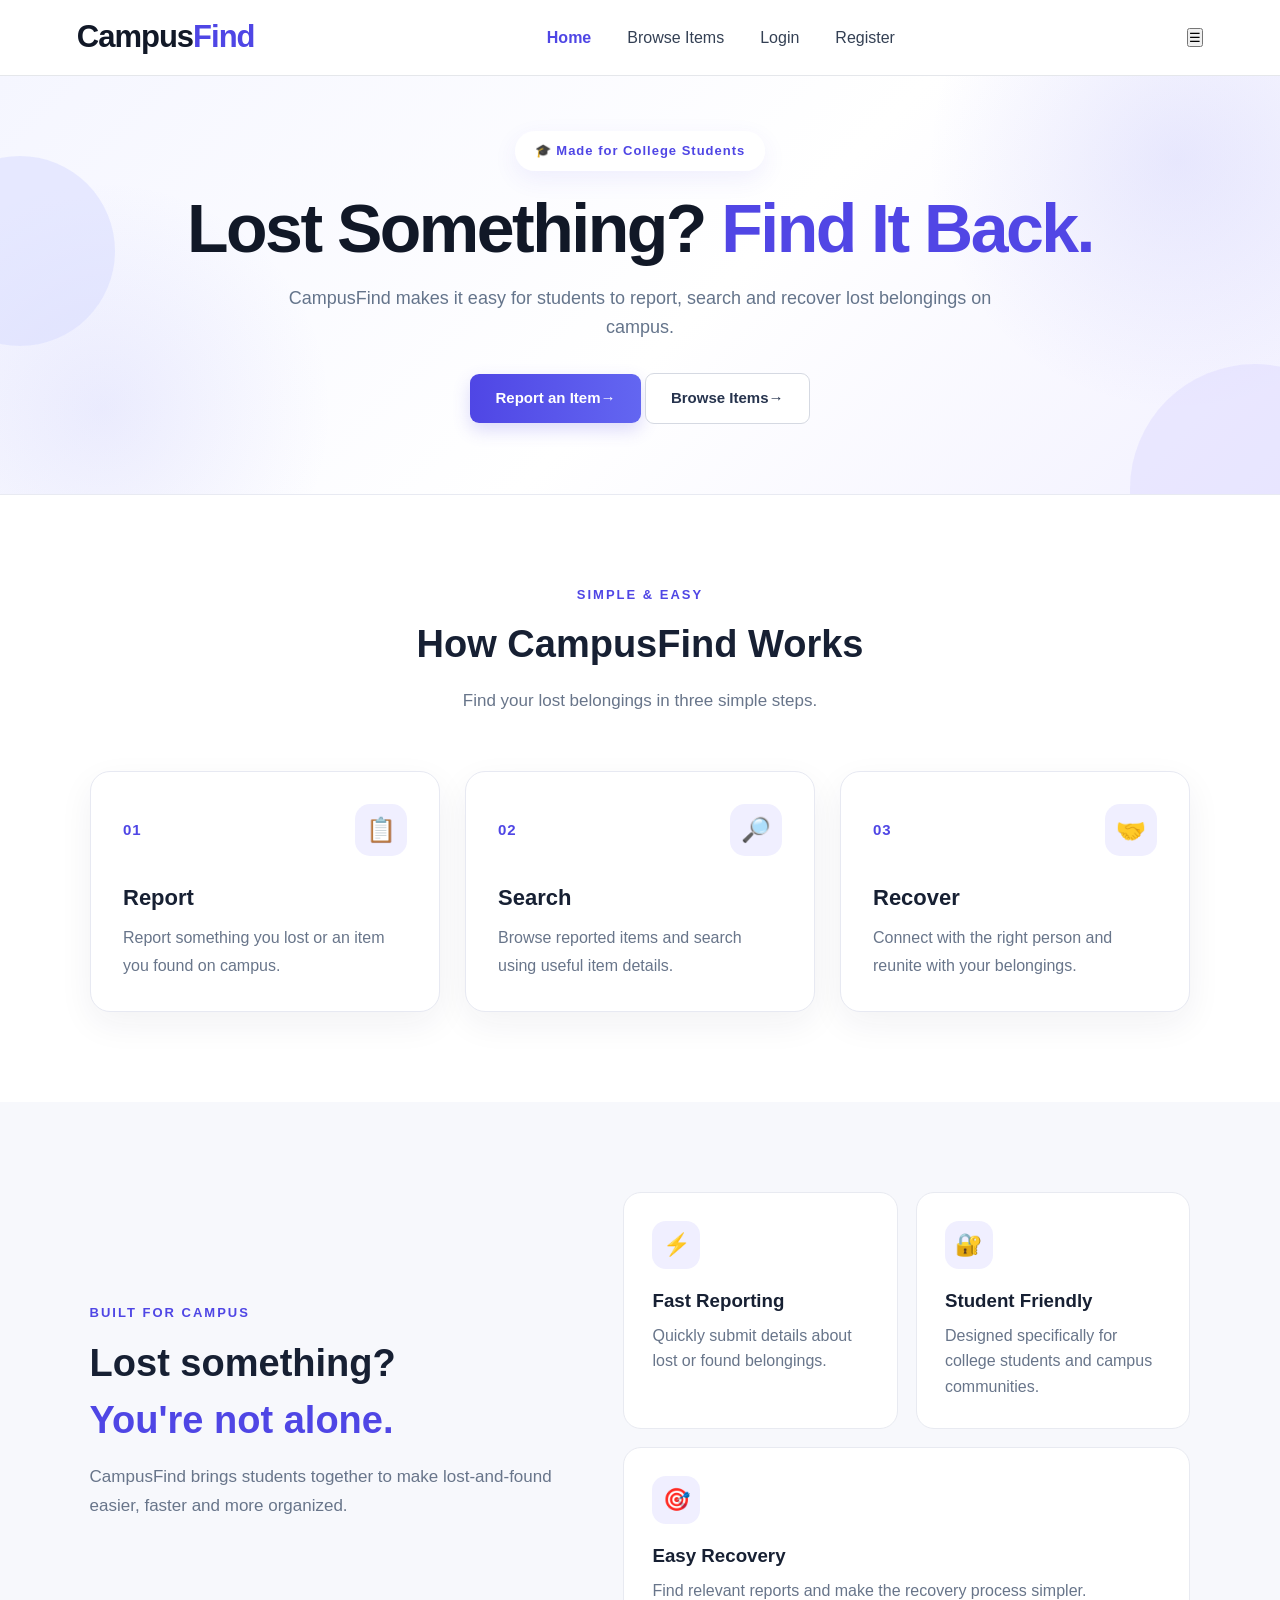
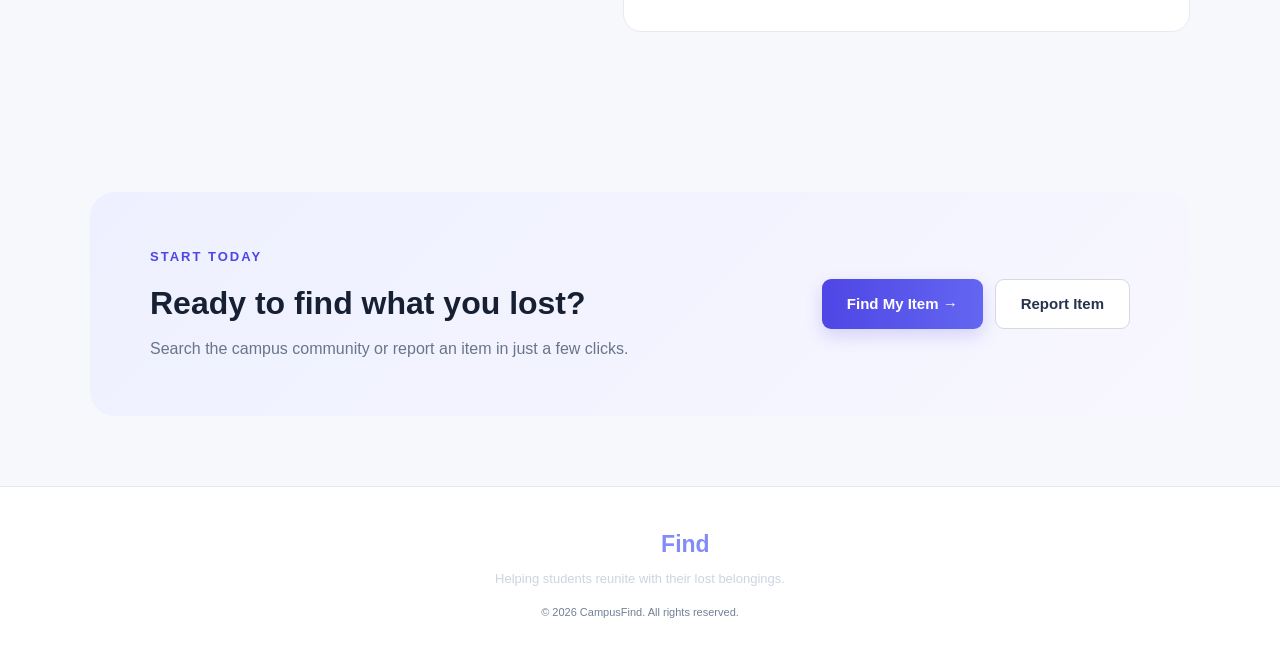
<file: frontend/index.html>
<!DOCTYPE html>
<html lang="en">

<head>
    <meta charset="UTF-8">
    <meta name="viewport" content="width=device-width, initial-scale=1.0">

    <title>CampusFind | Lost & Found</title>

    <link rel="stylesheet" href="css/style.css">
</head>

<body>

    <!-- ================= NAVBAR ================= -->

    <nav class="navbar">

        <a href="index.html" class="logo">
            Campus<span>Find</span>
        </a>

        <div class="nav-links">
            <a href="index.html">Home</a>
            <a href="items.html">Browse Items</a>
            <a href="login.html">Login</a>
            <a href="register.html" class="nav-btn">Register</a>
        </div>

    </nav>


    <!-- ================= HERO ================= -->

    <section class="report-hero home-hero">

        <div class="hero-decoration decoration-one"></div>
        <div class="hero-decoration decoration-two"></div>

        <div class="hero-content">

            <div class="hero-badge">
                🎓 Made for College Students
            </div>

            <h1>
                Lost Something?
                <span>Find It Back.</span>
            </h1>

            <p>
                CampusFind makes it easy for students to report,
                search and recover lost belongings on campus.
            </p>

            <div class="hero-buttons">

                <a href="report.html" class="btn primary-btn">
                    Report an Item
                    <span>→</span>
                </a>

                <a href="items.html" class="btn secondary-btn">
                    Browse Items
                    <span>→</span>
                </a>

            </div>

        </div>

    </section>


    <!-- ================= HOW IT WORKS ================= -->

    <section class="home-section">

        <div class="home-section-heading">

            <div class="home-eyebrow">
                SIMPLE & EASY
            </div>

            <h2>
                How CampusFind Works
            </h2>

            <p>
                Find your lost belongings in three simple steps.
            </p>

        </div>


        <div class="home-steps">


            <!-- STEP 1 -->

            <div class="home-step">

                <div class="step-top">

                    <span class="step-number">
                        01
                    </span>

                    <span class="step-icon">
                        📋
                    </span>

                </div>

                <h3>
                    Report
                </h3>

                <p>
                    Report something you lost or an item
                    you found on campus.
                </p>

            </div>


            <!-- STEP 2 -->

            <div class="home-step">

                <div class="step-top">

                    <span class="step-number">
                        02
                    </span>

                    <span class="step-icon">
                        🔎
                    </span>

                </div>

                <h3>
                    Search
                </h3>

                <p>
                    Browse reported items and search using
                    useful item details.
                </p>

            </div>


            <!-- STEP 3 -->

            <div class="home-step">

                <div class="step-top">

                    <span class="step-number">
                        03
                    </span>

                    <span class="step-icon">
                        🤝
                    </span>

                </div>

                <h3>
                    Recover
                </h3>

                <p>
                    Connect with the right person and
                    reunite with your belongings.
                </p>

            </div>


        </div>

    </section>


    <!-- ================= FEATURES ================= -->

    <section class="home-features">

        <div class="home-feature-content">

            <div class="home-eyebrow">
                BUILT FOR CAMPUS
            </div>

            <h2>
                Lost something?
                <span>You're not alone.</span>
            </h2>

            <p>
                CampusFind brings students together to make
                lost-and-found easier, faster and more organized.
            </p>

        </div>


        <div class="feature-grid">

            <div class="feature-card">

                <div class="feature-icon">
                    ⚡
                </div>

                <h3>
                    Fast Reporting
                </h3>

                <p>
                    Quickly submit details about lost or
                    found belongings.
                </p>

            </div>


            <div class="feature-card">

                <div class="feature-icon">
                    🔐
                </div>

                <h3>
                    Student Friendly
                </h3>

                <p>
                    Designed specifically for college
                    students and campus communities.
                </p>

            </div>


            <div class="feature-card">

                <div class="feature-icon">
                    🎯
                </div>

                <h3>
                    Easy Recovery
                </h3>

                <p>
                    Find relevant reports and make the
                    recovery process simpler.
                </p>

            </div>

        </div>

    </section>


    <!-- ================= CTA ================= -->

    <section class="home-cta">

        <div>

            <div class="home-eyebrow">
                START TODAY
            </div>

            <h2>
                Ready to find what you lost?
            </h2>

            <p>
                Search the campus community or report
                an item in just a few clicks.
            </p>

        </div>

        <div class="cta-buttons">

            <a href="items.html" class="btn primary-btn">
                Find My Item →
            </a>

            <a href="report.html" class="btn secondary-btn">
                Report Item
            </a>

        </div>

    </section>


    <!-- ================= FOOTER ================= -->

    <footer>

        <div class="footer-logo">
            Campus<span>Find</span>
        </div>

        <p>
            Helping students reunite with their lost belongings.
        </p>

        <p class="copyright">
            © 2026 CampusFind. Built for college students.
        </p>

    </footer>


    <script src="js/app.js"></script>

</body>

</html>
</file>
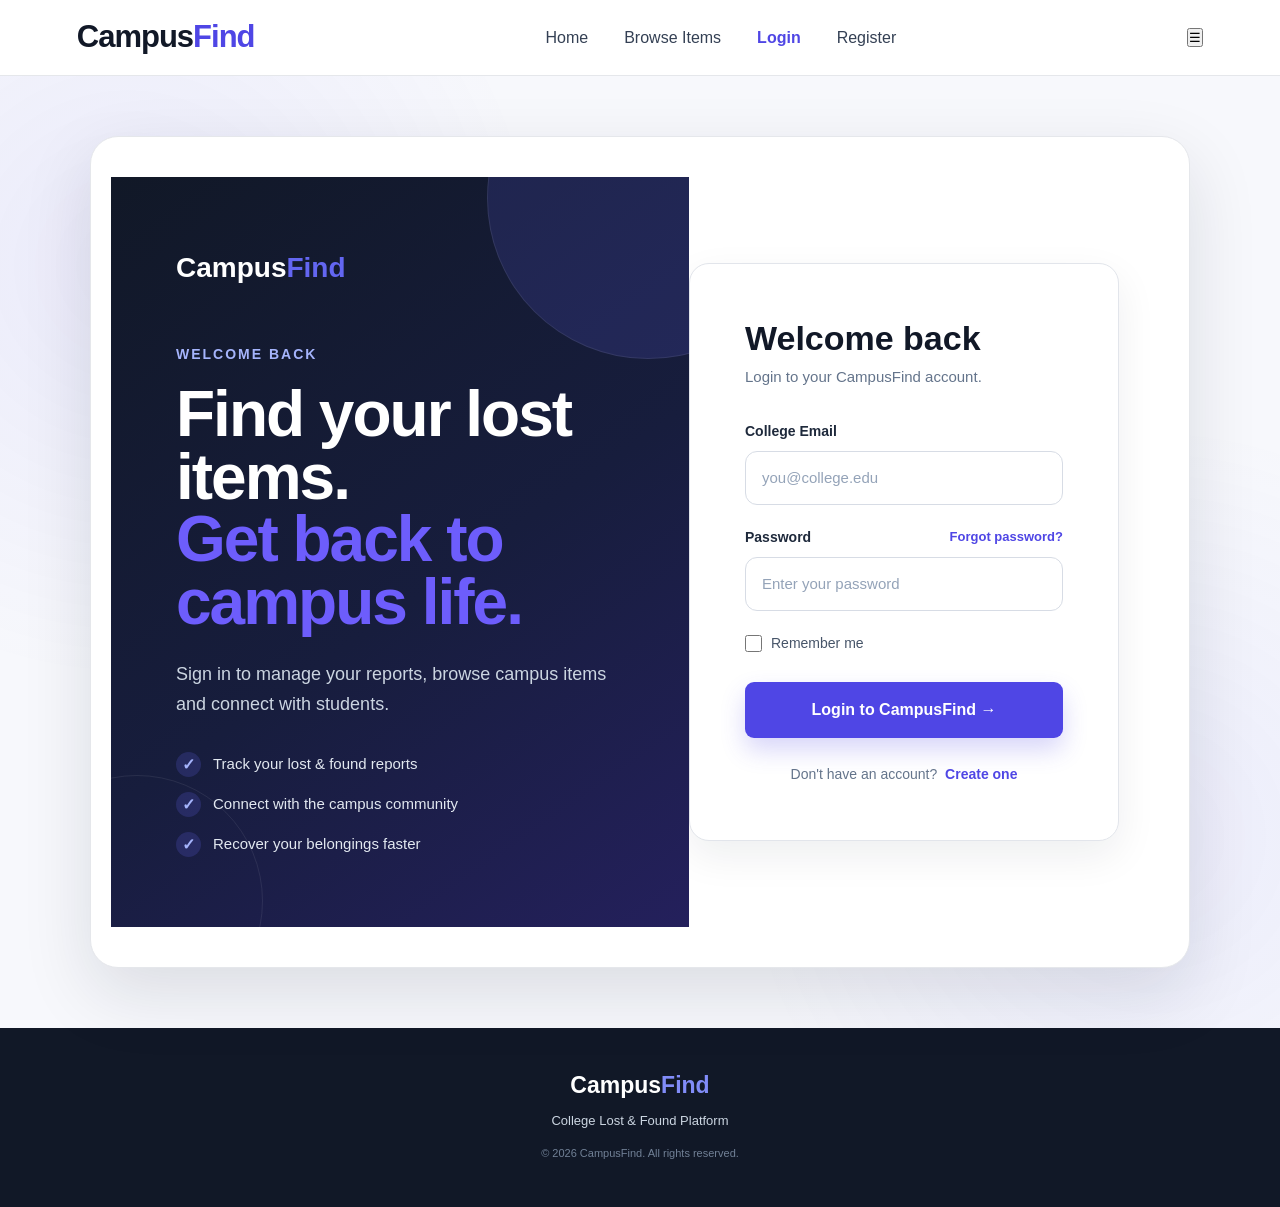
<file: frontend/dashboard.html>
<!DOCTYPE html>
<html lang="en">

<head>
    <meta charset="UTF-8">
    <meta name="viewport" content="width=device-width, initial-scale=1.0">

    <title>Dashboard | CampusFind</title>

    <link rel="stylesheet" href="css/style.css">
</head>

<body>

    <!-- NAVBAR -->
    <nav class="navbar">

        <a href="index.html" class="logo">
            Campus<span>Find</span>
        </a>

        <div class="nav-links">
            <a href="index.html">Home</a>
            <a href="items.html">Browse Items</a>
            <a href="dashboard.html">Dashboard</a>
            <a href="report.html" class="nav-btn">Report Item</a>
            <a href="#" id="logoutBtn">Logout</a>
            <a href="profile.html">Profile</a>
        </div>

    </nav>


    <!-- DASHBOARD -->
    <main class="dashboard-page">

        <!-- HEADER -->
        <section class="dashboard-header">

            <div>
                <p class="small-title">YOUR CAMPUS ACTIVITY</p>

                <h1>
                    Welcome back, <span>Student.</span>
                </h1>

                <p>
                    Manage your lost and found reports
                    from one place.
                </p>
            </div>

            <a href="report.html" class="dashboard-report-btn">
                + Report Item
            </a>

        </section>


        <!-- STATS -->
        <section class="dashboard-stats">

            <div class="stat-card">
                <div class="stat-icon">📋</div>

                <div>
                    <span>Total Reports</span>
                    <strong>4</strong>
                </div>
            </div>


            <div class="stat-card">
                <div class="stat-icon lost-icon">🔍</div>

                <div>
                    <span>Lost Items</span>
                    <strong>2</strong>
                </div>
            </div>


            <div class="stat-card">
                <div class="stat-icon found-icon">✓</div>

                <div>
                    <span>Found Items</span>
                    <strong>2</strong>
                </div>
            </div>


            <div class="stat-card">
                <div class="stat-icon recovered-icon">★</div>

                <div>
                    <span>Recovered</span>
                    <strong>1</strong>
                </div>
            </div>

        </section>


        <!-- CONTENT -->
        <section class="dashboard-content">

            <!-- MY REPORTS -->
            <div class="reports-panel">

                <div class="panel-heading">

                    <div>
                        <p class="small-title">ACTIVITY</p>

                        <h2>
                            My Reports
                        </h2>
                    </div>

                    <a href="items.html">
                        Browse all →
                    </a>

                </div>


                <!-- REPORT 1 -->
                <div class="report-row">

                    <div class="report-item-icon">
                        💻
                    </div>

                    <div class="report-info">

                        <h3>
                            MacBook Charger
                        </h3>

                        <p>
                            Electronics · Library
                        </p>

                    </div>

                    <span class="dashboard-status lost">
                        Lost
                    </span>

                    <span class="report-date">
                        Sep 1
                    </span>

                </div>


                <!-- REPORT 2 -->
                <div class="report-row">

                    <div class="report-item-icon">
                        🎒
                    </div>

                    <div class="report-info">

                        <h3>
                            Black Backpack
                        </h3>

                        <p>
                            Bags · Auditorium
                        </p>

                    </div>

                    <span class="dashboard-status found">
                        Found
                    </span>

                    <span class="report-date">
                        Aug 31
                    </span>

                </div>


                <!-- REPORT 3 -->
                <div class="report-row">

                    <div class="report-item-icon">
                        🔑
                    </div>

                    <div class="report-info">

                        <h3>
                            Hostel Room Keys
                        </h3>

                        <p>
                            Keys · Hostel Block
                        </p>

                    </div>

                    <span class="dashboard-status lost">
                        Lost
                    </span>

                    <span class="report-date">
                        Aug 28
                    </span>

                </div>


                <!-- REPORT 4 -->
                <div class="report-row">

                    <div class="report-item-icon">
                        🧥
                    </div>

                    <div class="report-info">

                        <h3>
                            Blue Hoodie
                        </h3>

                        <p>
                            Clothing · Student Lounge
                        </p>

                    </div>

                    <span class="dashboard-status recovered">
                        Recovered
                    </span>

                    <span class="report-date">
                        Aug 27
                    </span>

                </div>

            </div>


            <!-- SIDE PANEL -->
            <aside class="dashboard-side">

                <div class="profile-card">

                    <div class="profile-avatar">
                        S
                    </div>

                    <h3>
                        Student
                    </h3>

                    <p>
                        student@college.edu
                    </p>

                    <div class="profile-divider"></div>

                    <div class="profile-detail">
                        <span>Campus</span>
                        <strong>Your College</strong>
                    </div>

                    <div class="profile-detail">
                        <span>Member since</span>
                        <strong>August 2026</strong>
                    </div>

                </div>
                <!-- PENDING CLAIMS -->
<div class="reports-panel" id="pendingClaimsPanel">

    <div class="panel-heading">

        <div>
            <p class="small-title">CLAIMS</p>

            <h2>
                Pending Claims
            </h2>
        </div>

    </div>

    <div id="pendingClaimsList">

        <p style="padding: 20px; color: #777;">
            Loading claims...
        </p>

    </div>

</div>

                <div class="dashboard-tip">

                    <div class="tip-icon">
                        💡
                    </div>

                    <div>
                        <h3>
                            Quick Tip
                        </h3>

                        <p>
                            Add detailed descriptions and
                            locations to help others identify
                            your lost items faster.
                        </p>
                    </div>

                </div>

            </aside>

        </section>


        <!-- QUICK ACTIONS -->
        <section class="quick-actions">

            <p class="small-title">
                QUICK ACTIONS
            </p>

            <div class="quick-action-grid">

                <a href="report.html" class="quick-action">
                    <span>+</span>
                    <div>
                        <strong>Report an Item</strong>
                        <small>Lost or found something?</small>
                    </div>
                </a>


                <a href="items.html" class="quick-action">
                    <span>⌕</span>
                    <div>
                        <strong>Browse Items</strong>
                        <small>Search campus reports</small>
                    </div>
                </a>

            </div>

        </section>

    </main>


    <!-- FOOTER -->
    <footer>

        <div class="footer-logo">
            Campus<span>Find</span>
        </div>

        <p>
            College Lost & Found Platform
        </p>

        <p class="copyright">
            © 2026 CampusFind. All rights reserved.
        </p>

    </footer>


    <script src="js/app.js"></script>

</body>

</html>
</file>
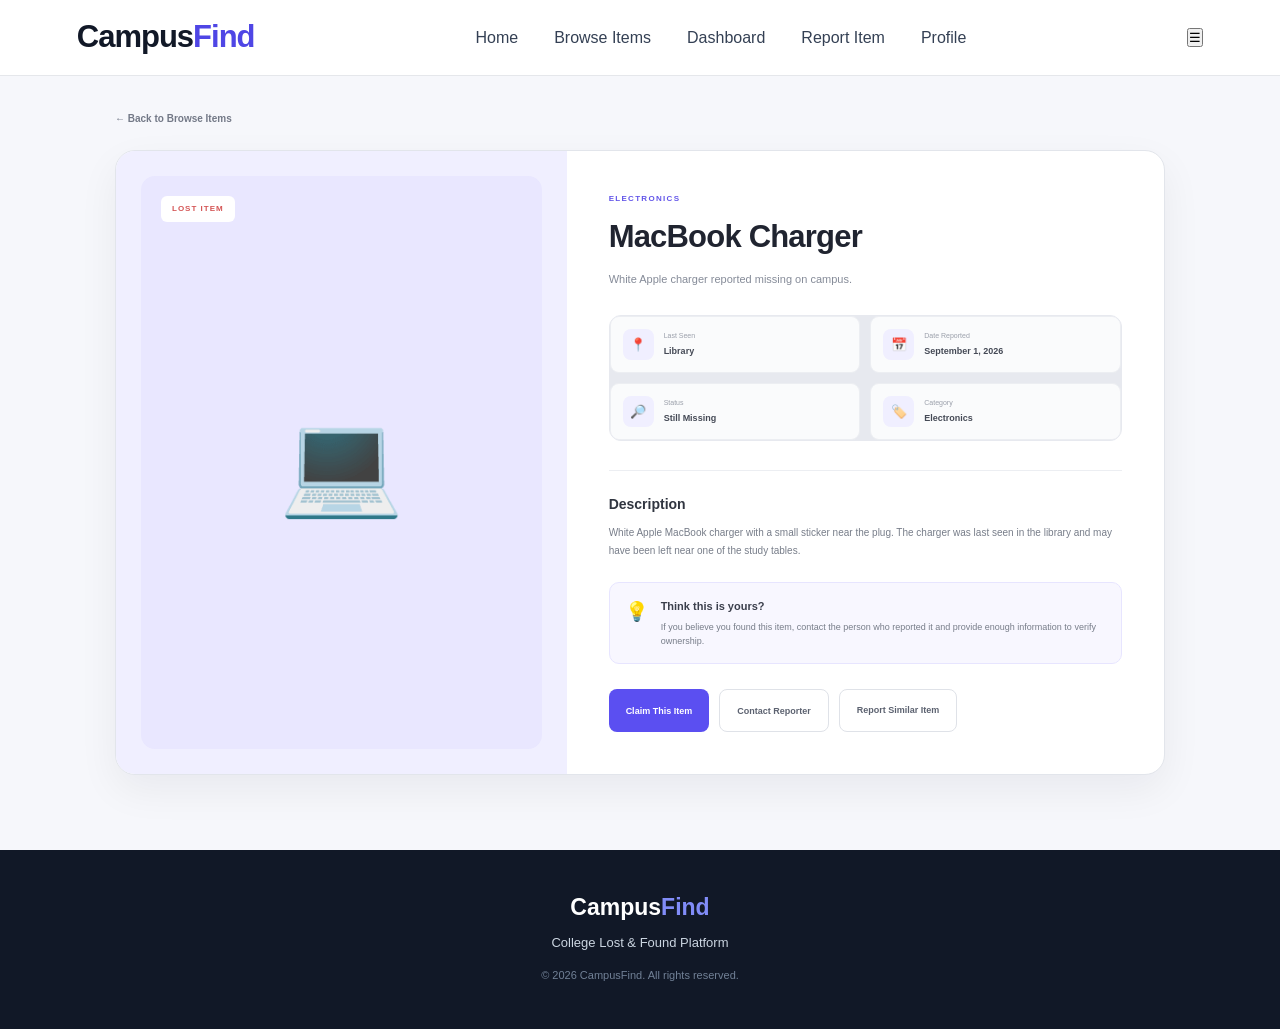
<file: frontend/item-details.html>
<!DOCTYPE html>
<html lang="en">

<head>
    <meta charset="UTF-8">
    <meta name="viewport" content="width=device-width, initial-scale=1.0">

    <title>Item Details | CampusFind</title>

    <link rel="stylesheet" href="css/style.css">
</head>

<body>

    <!-- NAVBAR -->
    <nav class="navbar">

        <a href="index.html" class="logo">
            Campus<span>Find</span>
        </a>

        <div class="nav-links">
            <a href="index.html">Home</a>
            <a href="items.html">Browse Items</a>
            <a href="dashboard.html">Dashboard</a>
            <a href="report.html" class="nav-btn">Report Item</a>
            <a href="profile.html">Profile</a>
        </div>

    </nav>


    <!-- PAGE -->
    <main class="details-page">

        <a href="items.html" class="back-link">
            ← Back to Browse Items
        </a>


        <div class="details-container">

            <!-- ITEM VISUAL -->
            <section class="details-visual">

                <div class="details-image">
                    💻

                    <span class="details-status lost">
                        LOST ITEM
                    </span>
                </div>

            </section>


            <!-- ITEM INFORMATION -->
            <section class="details-content">

                <div class="details-category">
                    ELECTRONICS
                </div>

                <h1>
                    MacBook Charger
                </h1>

                <p class="details-intro">
                    White Apple charger reported missing
                    on campus.
                </p>


                <!-- QUICK INFO -->
                <div class="details-info-grid">

                    <div class="details-info">

                        <span class="info-icon">
                            📍
                        </span>

                        <div>
                            <small>Last Seen</small>
                            <strong>Library</strong>
                        </div>

                    </div>


                    <div class="details-info">

                        <span class="info-icon">
                            📅
                        </span>

                        <div>
                            <small>Date Reported</small>
                            <strong>September 1, 2026</strong>
                        </div>

                    </div>


                    <div class="details-info">

                        <span class="info-icon">
                            🔎
                        </span>

                        <div>
                            <small>Status</small>
                            <strong>Still Missing</strong>
                        </div>

                    </div>


                    <div class="details-info">

                        <span class="info-icon">
                            🏷️
                        </span>

                        <div>
                            <small>Category</small>
                            <strong>Electronics</strong>
                        </div>

                    </div>

                </div>


                <!-- DESCRIPTION -->
                <div class="details-section">

                    <h2>
                        Description
                    </h2>

                    <p>
                        White Apple MacBook charger with a
                        small sticker near the plug. The charger
                        was last seen in the library and may have
                        been left near one of the study tables.
                    </p>

                </div>


                <!-- IDENTIFY -->
                <div class="details-section identify-box">

                    <div class="identify-icon">
                        💡
                    </div>

                    <div>

                        <h3>
                            Think this is yours?
                        </h3>

                        <p>
                            If you believe you found this item,
                            contact the person who reported it
                            and provide enough information to
                            verify ownership.
                        </p>

                    </div>

                </div>


                <!-- ACTIONS -->
                <div class="details-actions">

                   <button
                      type="button"
                      class="details-primary-btn"
                      id="claimItemBtn"
                   >
                      Claim This Item
                    </button>

                    <button
                       type="button"
                       class="details-secondary-btn"
                       id="contactOwnerBtn"
                    >
                        Contact Reporter
                    </button>

                <a
                href="report.html"
                class="details-secondary-btn"
                >
                  Report Similar Item
                </a>

            </div>

            </section>

        </div>


        <!-- CONTACT CARD -->
        <section
            class="contact-panel"
            id="contactPanel"
            style="display: none;"
        >

            <div>

                <p class="small-title">
                    CONTACT REPORTER
                </p>

                <h2>
                    Send an enquiry
                </h2>

                <p>
                    Enter your contact details and a short
                    message. The reporter can use this
                    information to verify the item.
                </p>

            </div>


            <form id="contactForm">

                <div class="contact-form-row">

                    <input
                        type="text"
                        id="contactName"
                        placeholder="Your name"
                        required
                    >

                    <input
                        type="email"
                        id="contactEmail"
                        placeholder="Your email"
                        required
                    >

                </div>


                <textarea
                    id="contactMessage"
                    placeholder="Example: I think this may be my charger. I can identify the sticker on it."
                    rows="4"
                    required
                ></textarea>


                <button
                    type="submit"
                    class="details-primary-btn"
                >
                    Send Enquiry →
                </button>

            </form>

        </section>

    </main>


    <!-- FOOTER -->
    <footer>

        <div class="footer-logo">
            Campus<span>Find</span>
        </div>

        <p>
            College Lost & Found Platform
        </p>

        <p class="copyright">
            © 2026 CampusFind. All rights reserved.
        </p>

    </footer>


    <script src="js/app.js"></script>

</body>

</html>
</file>
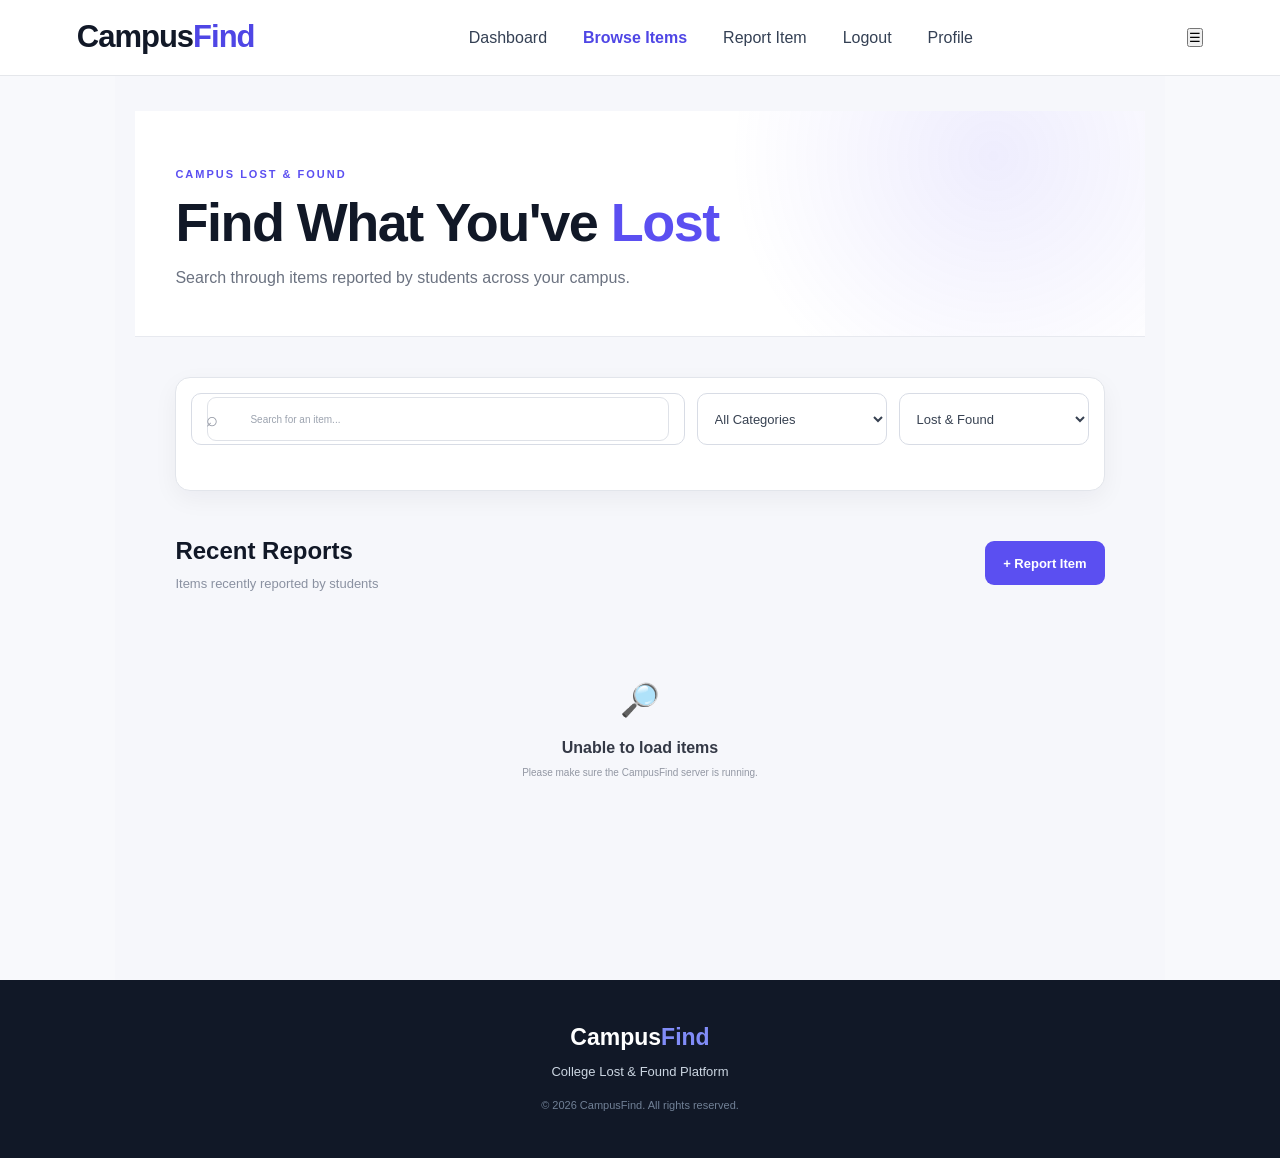
<file: frontend/items.html>
<!DOCTYPE html>
<html lang="en">

<head>
    <meta charset="UTF-8">
    <meta name="viewport" content="width=device-width, initial-scale=1.0">

    <title>Browse Items | CampusFind</title>

    <link rel="stylesheet" href="css/style.css">
</head>

<body>

    <!-- NAVBAR -->
    <nav class="navbar">

        <a href="index.html" class="logo">
            Campus<span>Find</span>
        </a>

        <div class="nav-links">
            <a href="dashboard.html">Dashboard</a>
            <a href="items.html" class="active">Browse Items</a>
            <a href="report.html">Report Item</a>
            <a href="index.html">Logout</a>
            <a href="profile.html">Profile</a>
        </div>

    </nav>


    <!-- PAGE HEADER -->
    <main class="items-page">

        <section class="items-header">

            <div class="items-wrapper">

                <p class="items-eyebrow">
                    CAMPUS LOST & FOUND
                </p>

                <h1>
                    Find What You've <span>Lost</span>
                </h1>

                <p>
                    Search through items reported by students
                    across your campus.
                </p>

            </div>

        </section>


        <!-- SEARCH AREA -->
        <section class="items-content">

            <div class="items-wrapper">

                <div class="search-panel">

                    <div class="search-box">

                        <span>⌕</span>

                        <input
                            type="text"
                            id="searchInput"
                            placeholder="Search for an item..."
                        >

                    </div>


                    <select id="categoryFilter">

    <option value="all">
        All Categories
    </option>

    <option value="electronics">
        Electronics
    </option>

    <option value="documents">
        Documents
    </option>

    <option value="bags">
        Bags
    </option>

    <option value="clothing">
        Clothing
    </option>

    <option value="accessories">
        Accessories
    </option>

    <option value="keys">
        Keys
    </option>

    <option value="other">
        Other
    </option>

</select>


                    <select id="statusFilter">

                        <option value="all">
                            Lost & Found
                        </option>

                        <option value="lost">
                            Lost Items
                        </option>

                        <option value="found">
                            Found Items
                        </option>

                    </select>

                </div>


                <!-- RESULTS HEADER -->

                <div class="items-results-header">

                    <div>
                        <h2>Recent Reports</h2>
                        <p>Items recently reported by students</p>
                    </div>

                    <a href="report.html" class="items-report-btn">
                        + Report Item
                    </a>

                </div>


                <!-- ITEMS GRID -->

                <div class="items-grid" id="itemsGrid">


                    <!-- ITEM 1 -->

                    <article
                        class="item-card"
                        data-category="electronics"
                        data-status="lost"
                    >

                        <div class="item-image electronics-image">
                            💻
                        </div>

                        <div class="item-card-body">

                            <div class="item-card-top">

                                <span class="item-status lost-status">
                                    LOST
                                </span>

                                <span class="item-date">
                                    2 days ago
                                </span>

                            </div>

                            <h3>Black Laptop</h3>

                            <p class="item-description">
                                Black laptop with a silver logo
                                on the back.
                            </p>

                            <div class="item-location">
                                📍 Computer Science Block
                            </div>

                            <a
                                href="item-details.html"
                                class="view-item-btn"
                            >
                                View Details →
                            </a>

                        </div>

                    </article>


                    <!-- ITEM 2 -->

                    <article
                        class="item-card"
                        data-category="wallet"
                        data-status="found"
                    >

                        <div class="item-image wallet-image">
                            👛
                        </div>

                        <div class="item-card-body">

                            <div class="item-card-top">

                                <span class="item-status found-status">
                                    FOUND
                                </span>

                                <span class="item-date">
                                    3 days ago
                                </span>

                            </div>

                            <h3>Brown Wallet</h3>

                            <p class="item-description">
                                Brown leather wallet found near
                                the college cafeteria.
                            </p>

                            <div class="item-location">
                                📍 Main Cafeteria
                            </div>

                            <a
                                href="item-details.html"
                                class="view-item-btn"
                            >
                                View Details →
                            </a>

                        </div>

                    </article>


                    <!-- ITEM 3 -->

                    <article
                        class="item-card"
                        data-category="keys"
                        data-status="lost"
                    >

                        <div class="item-image keys-image">
                            🔑
                        </div>

                        <div class="item-card-body">

                            <div class="item-card-top">

                                <span class="item-status lost-status">
                                    LOST
                                </span>

                                <span class="item-date">
                                    4 days ago
                                </span>

                            </div>

                            <h3>Keychain</h3>

                            <p class="item-description">
                                Small silver keychain with three
                                keys attached.
                            </p>

                            <div class="item-location">
                                📍 Library
                            </div>

                            <a
                                href="item-details.html"
                                class="view-item-btn"
                            >
                                View Details →
                            </a>

                        </div>

                    </article>


                    <!-- ITEM 4 -->

                    <article
                        class="item-card"
                        data-category="documents"
                        data-status="found"
                    >

                        <div class="item-image document-image">
                            🪪
                        </div>

                        <div class="item-card-body">

                            <div class="item-card-top">

                                <span class="item-status found-status">
                                    FOUND
                                </span>

                                <span class="item-date">
                                    5 days ago
                                </span>

                            </div>

                            <h3>Student ID Card</h3>

                            <p class="item-description">
                                Student identification card found
                                near Block B.
                            </p>

                            <div class="item-location">
                                📍 Block B
                            </div>

                            <a
                                href="item-details.html"
                                class="view-item-btn"
                            >
                                View Details →
                            </a>

                        </div>

                    </article>


                    <!-- ITEM 5 -->

                    <article
                        class="item-card"
                        data-category="bags"
                        data-status="lost"
                    >

                        <div class="item-image bag-image">
                            🎒
                        </div>

                        <div class="item-card-body">

                            <div class="item-card-top">

                                <span class="item-status lost-status">
                                    LOST
                                </span>

                                <span class="item-date">
                                    1 week ago
                                </span>

                            </div>

                            <h3>Blue Backpack</h3>

                            <p class="item-description">
                                Navy blue backpack containing
                                notebooks and stationery.
                            </p>

                            <div class="item-location">
                                📍 Seminar Hall
                            </div>

                            <a
                                href="item-details.html"
                                class="view-item-btn"
                            >
                                View Details →
                            </a>

                        </div>

                    </article>


                    <!-- ITEM 6 -->

                    <article
                        class="item-card"
                        data-category="books"
                        data-status="found"
                    >

                        <div class="item-image books-image">
                            📚
                        </div>

                        <div class="item-card-body">

                            <div class="item-card-top">

                                <span class="item-status found-status">
                                    FOUND
                                </span>

                                <span class="item-date">
                                    1 week ago
                                </span>

                            </div>

                            <h3>Engineering Notebook</h3>

                            <p class="item-description">
                                Blue engineering notebook with
                                handwritten notes.
                            </p>

                            <div class="item-location">
                                📍 Mechanical Block
                            </div>

                            <a
                                href="item-details.html"
                                class="view-item-btn"
                            >
                                View Details →
                            </a>

                        </div>

                    </article>

                </div>


                <!-- NO RESULTS -->

                <div
                    class="no-results"
                    id="noResults"
                    style="display:none;"
                >

                    <div>🔎</div>

                    <h3>No items found</h3>

                    <p>
                        Try changing your search or filters.
                    </p>

                </div>

            </div>

        </section>

    </main>


    <!-- FOOTER -->

    <footer>

        <div class="footer-logo">
            Campus<span>Find</span>
        </div>

        <p>
            College Lost & Found Platform
        </p>

        <p class="copyright">
            © 2026 CampusFind. All rights reserved.
        </p>

    </footer>


    <script src="js/app.js"></script>

</body>

</html>
</file>
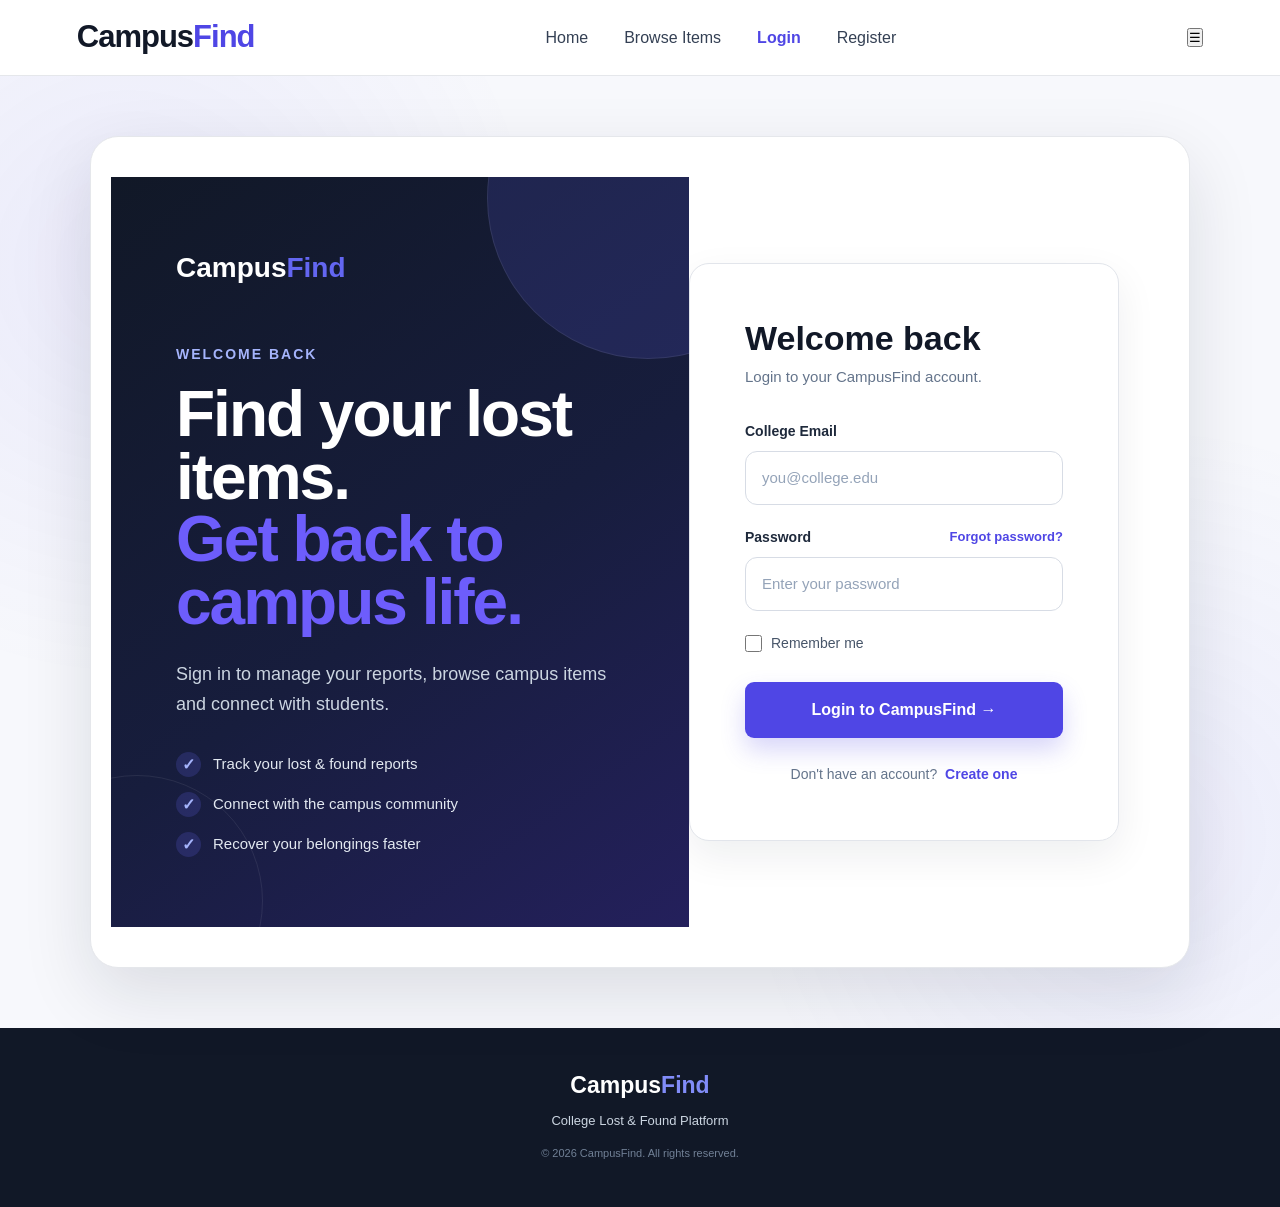
<file: frontend/login.html>
<!DOCTYPE html>
<html lang="en">

<head>
    <meta charset="UTF-8">
    <meta name="viewport" content="width=device-width, initial-scale=1.0">

    <title>Login | CampusFind</title>

    <link rel="stylesheet" href="css/style.css">
</head>

<body>

    <!-- NAVBAR -->
    <nav class="navbar">

        <a href="index.html" class="logo">
            Campus<span>Find</span>
        </a>

        <div class="nav-links">
            <a href="index.html">Home</a>
            <a href="items.html">Browse Items</a>
            <a href="login.html">Login</a>
            <a href="register.html" class="nav-btn">Register</a>
        </div>

    </nav>


    <!-- LOGIN PAGE -->
    <main class="auth-page">

        <div class="auth-container">

            <!-- LEFT SIDE -->
            <section class="auth-info">

                <div class="auth-brand">
                    Campus<span>Find</span>
                </div>

                <p class="small-title">
                    WELCOME BACK
                </p>

                <h1>
                    Find your lost items.
                    <span>Get back to campus life.</span>
                </h1>

                <p>
                    Sign in to manage your reports, browse
                    campus items and connect with students.
                </p>

                <div class="auth-points">

                    <div>
                        <span>✓</span>
                        <p>Track your lost & found reports</p>
                    </div>

                    <div>
                        <span>✓</span>
                        <p>Connect with the campus community</p>
                    </div>

                    <div>
                        <span>✓</span>
                        <p>Recover your belongings faster</p>
                    </div>

                </div>

            </section>


            <!-- RIGHT SIDE -->
            <section class="auth-card">

                <div class="auth-card-header">

                    <h2>
                        Welcome back
                    </h2>

                    <p>
                        Login to your CampusFind account.
                    </p>

                </div>


                <form id="loginForm">

                    <!-- EMAIL -->
                    <div class="form-group">

                        <label for="loginEmail">
                            College Email
                        </label>

                        <input
                            type="email"
                            id="loginEmail"
                            name="email"
                            placeholder="you@college.edu"
                            required
                        >

                    </div>


                    <!-- PASSWORD -->
                    <div class="form-group">

                        <div class="password-label">

                            <label for="loginPassword">
                                Password
                            </label>

                            <a href="#">
                                Forgot password?
                            </a>

                        </div>

                        <input
                            type="password"
                            id="loginPassword"
                            name="password"
                            placeholder="Enter your password"
                            required
                        >

                    </div>


                    <!-- REMEMBER -->
                    <label class="remember-me">

                        <input
                            type="checkbox"
                            id="rememberMe"
                        >

                        <span>
                            Remember me
                        </span>

                    </label>


                    <!-- BUTTON -->
                    <button
                        type="submit"
                        class="auth-submit"
                    >
                        Login to CampusFind →
                    </button>

                </form>


                <!-- REGISTER -->
                <div class="auth-switch">

                    <span>
                        Don't have an account?
                    </span>

                    <a href="register.html">
                        Create one
                    </a>

                </div>

            </section>

        </div>

    </main>


    <!-- FOOTER -->
    <footer>

        <div class="footer-logo">
            Campus<span>Find</span>
        </div>

        <p>
            College Lost & Found Platform
        </p>

        <p class="copyright">
            © 2026 CampusFind. All rights reserved.
        </p>

    </footer>


    <script src="js/app.js"></script>

</body>

</html>
</file>
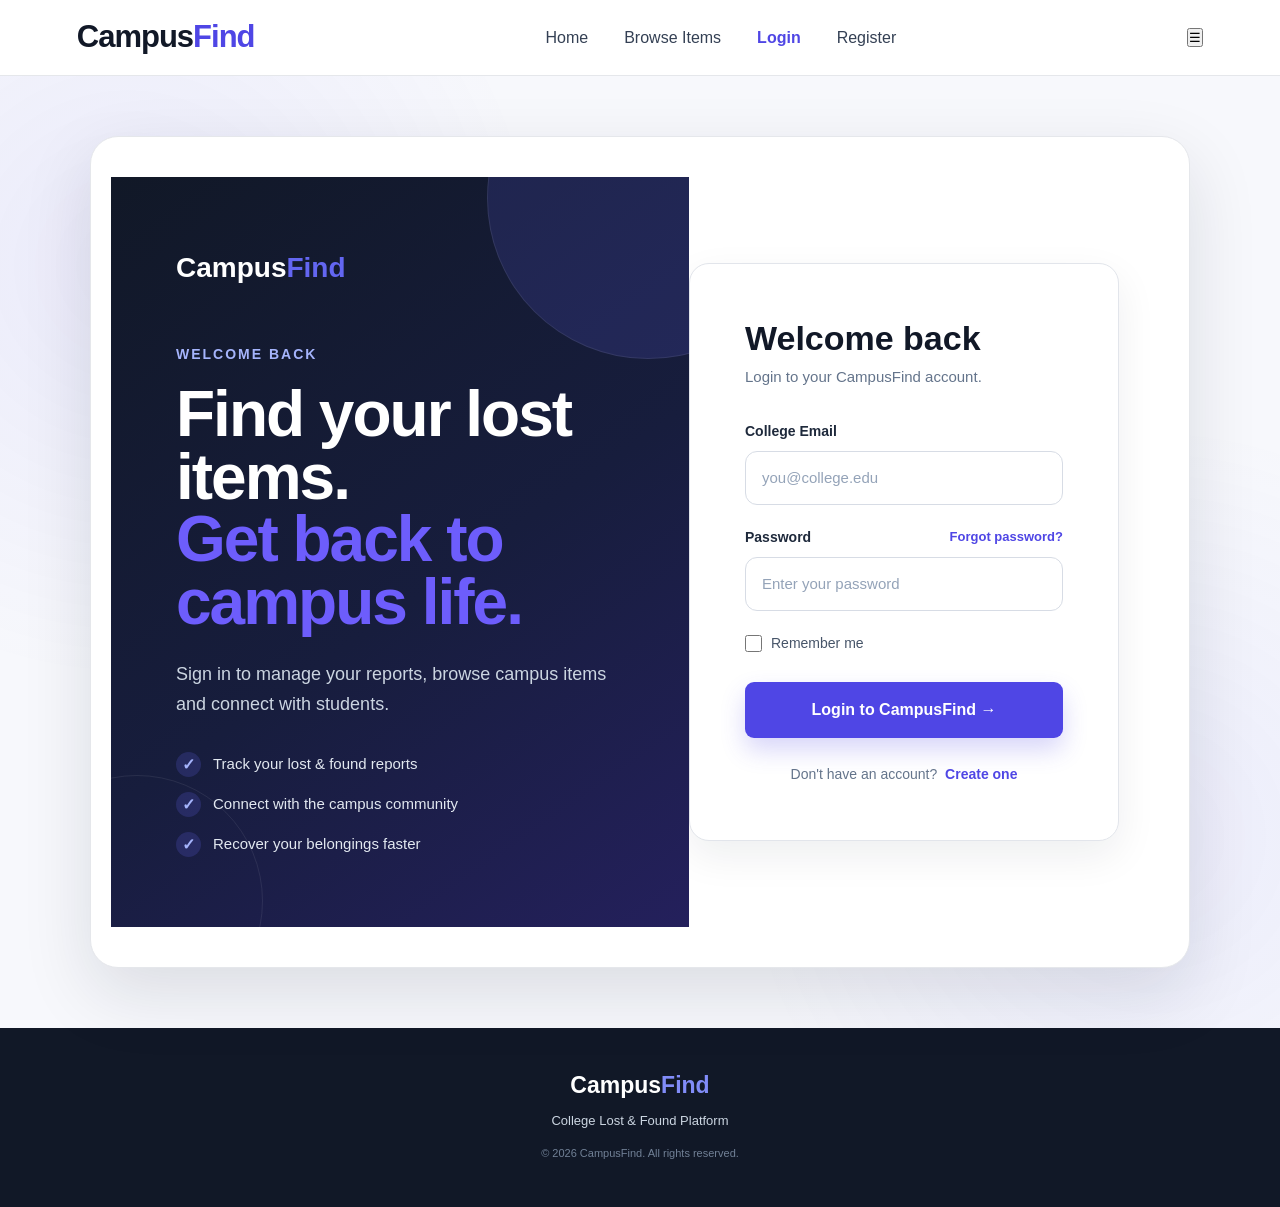
<file: frontend/profile.html>
<!DOCTYPE html>
<html lang="en">

<head>
    <meta charset="UTF-8">
    <meta name="viewport" content="width=device-width, initial-scale=1.0">

    <title>Profile | CampusFind</title>

    <link rel="stylesheet" href="css/style.css">

    <style>
        /* =========================================
           PROFILE PAGE
           ========================================= */

        .profile-page {
            min-height: calc(100vh - 70px);
            padding: 60px 20px 80px;
        }

        .profile-container {
            width: min(1050px, 100%);
            margin: 0 auto;
        }

        /* Profile Header */

        .profile-header {
            background: white;
            border: 1px solid #e7e7ef;
            border-radius: 20px;
            padding: 35px 40px;
            display: flex;
            align-items: center;
            gap: 25px;
            margin-bottom: 24px;
            box-shadow: 0 8px 30px rgba(30, 30, 60, 0.06);
        }

        .profile-avatar {
            width: 90px;
            height: 90px;
            border-radius: 50%;
            background: #5b4ff5;
            color: white;
            display: flex;
            align-items: center;
            justify-content: center;
            font-size: 34px;
            font-weight: 700;
            flex-shrink: 0;
        }

        .profile-heading {
            flex: 1;
        }

        .profile-heading .small-title {
            margin: 0 0 8px;
            color: #5b4ff5;
            font-size: 12px;
            font-weight: 700;
            letter-spacing: 2px;
        }

        .profile-heading h1 {
            margin: 0;
            font-size: 32px;
            color: #111827;
        }

        .profile-heading p:last-child {
            margin: 7px 0 0;
            color: #777;
            font-size: 15px;
        }

        /* Cards */

        .profile-card {
            background: white;
            border: 1px solid #e7e7ef;
            border-radius: 20px;
            padding: 30px;
            margin-bottom: 24px;
            box-shadow: 0 8px 30px rgba(30, 30, 60, 0.05);
        }

        .panel-heading {
            margin-bottom: 25px;
        }

        .panel-heading .small-title {
            margin: 0 0 7px;
            color: #5b4ff5;
            font-size: 11px;
            font-weight: 700;
            letter-spacing: 2px;
        }

        .panel-heading h2 {
            margin: 0;
            font-size: 21px;
            color: #111827;
        }

        /* Details */

        .profile-details {
            display: grid;
            grid-template-columns: 1fr 1fr;
            gap: 0;
            border-top: 1px solid #eeeeF3;
        }

        .profile-detail {
            padding: 20px 10px;
            border-bottom: 1px solid #eeeeF3;
            display: flex;
            flex-direction: column;
            gap: 7px;
        }

        .profile-detail:nth-child(odd) {
            padding-right: 30px;
        }

        .profile-detail:nth-child(even) {
            padding-left: 30px;
            border-left: 1px solid #eeeeF3;
        }

        .detail-label {
            color: #888;
            font-size: 12px;
            font-weight: 600;
            text-transform: uppercase;
            letter-spacing: 0.8px;
        }

        .profile-detail strong {
            color: #222;
            font-size: 15px;
        }

        /* Statistics */

        .profile-stats {
            display: grid;
            grid-template-columns: repeat(4, 1fr);
            gap: 15px;
        }

        .profile-stat {
            background: #f7f7ff;
            border: 1px solid #ecebff;
            border-radius: 14px;
            padding: 22px 15px;
            text-align: center;
        }

        .profile-stat strong {
            display: block;
            color: #5b4ff5;
            font-size: 30px;
            line-height: 1;
            margin-bottom: 9px;
        }

        .profile-stat span {
            color: #666;
            font-size: 13px;
        }

        /* Quick Actions */

        .profile-actions {
            display: grid;
            grid-template-columns: repeat(3, 1fr);
            gap: 15px;
        }

        .profile-action {
            text-decoration: none;
            text-align: center;
            padding: 15px 20px;
            border: 1px solid #dddafc;
            border-radius: 12px;
            color: #5b4ff5;
            font-weight: 600;
            font-size: 14px;
            background: #fafaff;
            transition: 0.2s ease;
        }

        .profile-action:hover {
            background: #5b4ff5;
            color: white;
            transform: translateY(-2px);
        }

        /* Mobile */

        @media (max-width: 700px) {

            .profile-page {
                padding: 30px 15px 50px;
            }

            .profile-header {
                padding: 25px;
                flex-direction: column;
                text-align: center;
            }

            .profile-heading h1 {
                font-size: 27px;
            }

            .profile-card {
                padding: 22px;
            }

            .profile-details {
                grid-template-columns: 1fr;
            }

            .profile-detail:nth-child(even) {
                padding-left: 10px;
                border-left: none;
            }

            .profile-detail:nth-child(odd) {
                padding-right: 10px;
            }

            .profile-stats {
                grid-template-columns: 1fr 1fr;
            }

            .profile-actions {
                grid-template-columns: 1fr;
            }
        }
    </style>

</head>

<body>

    <!-- NAVBAR -->
    <nav class="navbar">

        <div class="nav-container">

            <a href="dashboard.html" class="logo">
                CampusFind
            </a>

            <div class="nav-links">

                <a href="dashboard.html">
                    Dashboard
                </a>

                <a href="items.html">
                    Browse Items
                </a>

                <a href="report.html">
                    Report Item
                </a>

                <a href="profile.html" class="active">
                    Profile
                </a>

                <a href="#" id="logoutBtn">
                    Logout
                </a>

            </div>

        </div>

    </nav>


    <!-- PROFILE PAGE -->
    <main class="profile-page">

        <div class="profile-container">

            <!-- PROFILE HEADER -->
            <section class="profile-header">

                <div class="profile-avatar" id="profileAvatar">
                    S
                </div>

                <div class="profile-heading">

                    <p class="small-title">
                        MY ACCOUNT
                    </p>

                    <h1 id="profileName">
                        Student
                    </h1>

                    <p id="profileEmail">
                        student@college.edu
                    </p>

                </div>

            </section>


            <!-- PROFILE DETAILS -->
            <section class="profile-card">

                <div class="panel-heading">

                    <p class="small-title">
                        ACCOUNT INFORMATION
                    </p>

                    <h2>
                        Profile Details
                    </h2>

                </div>


                <div class="profile-details">

                    <div class="profile-detail">

                        <span class="detail-label">
                            Name
                        </span>

                        <strong id="detailName">
                            —
                        </strong>

                    </div>


                    <div class="profile-detail">

                        <span class="detail-label">
                            Email
                        </span>

                        <strong id="detailEmail">
                            —
                        </strong>

                    </div>


                    <div class="profile-detail">

                        <span class="detail-label">
                            Account Type
                        </span>

                        <strong>
                            Student
                        </strong>

                    </div>


                    <div class="profile-detail">

                        <span class="detail-label">
                            Member Since
                        </span>

                        <strong id="memberSince">
                            —
                        </strong>

                    </div>

                </div>

            </section>


            <!-- ACTIVITY -->
            <section class="profile-card">

                <div class="panel-heading">

                    <p class="small-title">
                        ACTIVITY
                    </p>

                    <h2>
                        My CampusFind Activity
                    </h2>

                </div>


                <div class="profile-stats">

                    <div class="profile-stat">

                        <strong id="profileTotal">
                            0
                        </strong>

                        <span>
                            Total Reports
                        </span>

                    </div>


                    <div class="profile-stat">

                        <strong id="profileLost">
                            0
                        </strong>

                        <span>
                            Lost Items
                        </span>

                    </div>


                    <div class="profile-stat">

                        <strong id="profileFound">
                            0
                        </strong>

                        <span>
                            Found Items
                        </span>

                    </div>


                    <div class="profile-stat">

                        <strong id="profileRecovered">
                            0
                        </strong>

                        <span>
                            Recovered
                        </span>

                    </div>

                </div>

            </section>


            <!-- QUICK ACTIONS -->
            <section class="profile-card">

                <div class="panel-heading">

                    <p class="small-title">
                        QUICK ACTIONS
                    </p>

                    <h2>
                        CampusFind
                    </h2>

                </div>


                <div class="profile-actions">

                    <a href="report.html" class="profile-action">
                        Report an Item
                    </a>

                    <a href="items.html" class="profile-action">
                        Browse Items
                    </a>

                    <a href="dashboard.html" class="profile-action">
                        View Dashboard
                    </a>

                </div>

            </section>

        </div>

    </main>


    <script src="js/app.js"></script>

</body>

</html>
</file>
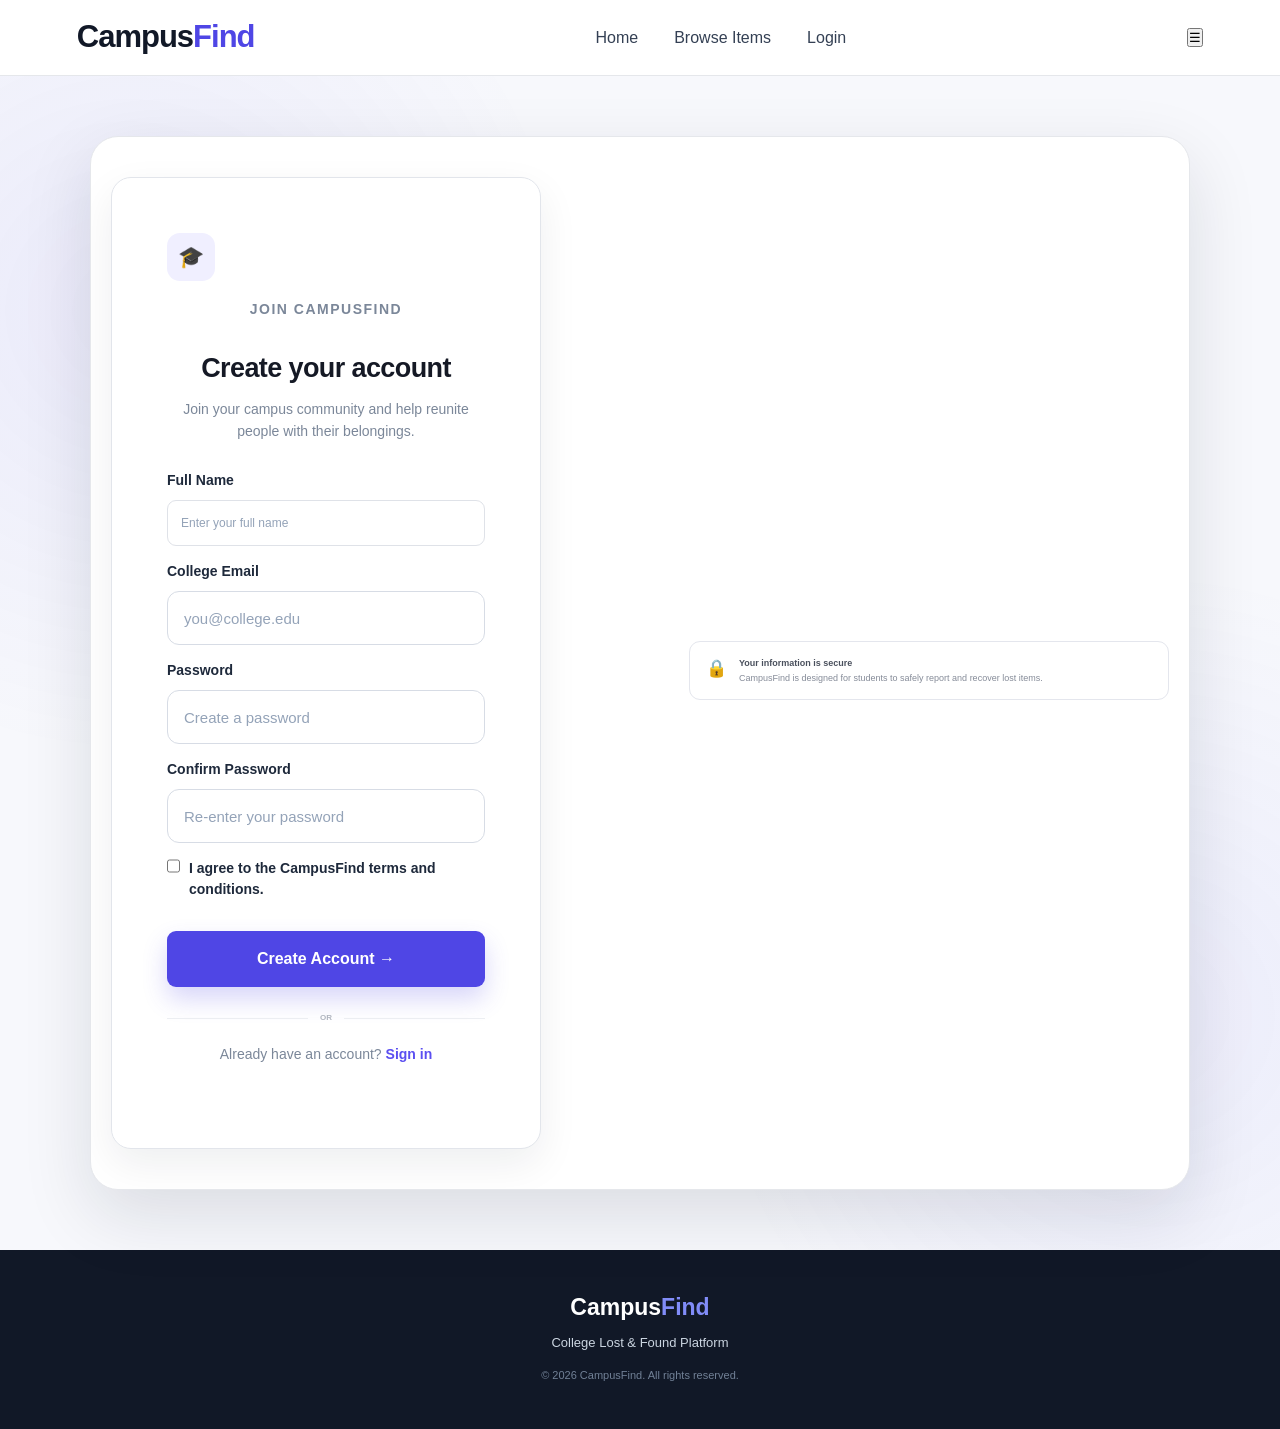
<file: frontend/register.html>
<!DOCTYPE html>
<html lang="en">

<head>
    <meta charset="UTF-8">
    <meta name="viewport" content="width=device-width, initial-scale=1.0">

    <title>Create Account | CampusFind</title>

    <link rel="stylesheet" href="css/style.css">
</head>

<body>

    <!-- NAVBAR -->
    <nav class="navbar">

        <a href="index.html" class="logo">
            Campus<span>Find</span>
        </a>

        <div class="nav-links">
            <a href="index.html">Home</a>
            <a href="items.html">Browse Items</a>
            <a href="login.html">Login</a>
        </div>

    </nav>


    <!-- REGISTER PAGE -->
    <main class="auth-page">

        <div class="auth-container">

            <div class="auth-card">

                <div class="auth-icon">
                    🎓
                </div>

                <p class="auth-label">
                    JOIN CAMPUSFIND
                </p>

                <h1>
                    Create your account
                </h1>

                <p class="auth-subtitle">
                    Join your campus community and help
                    reunite people with their belongings.
                </p>


                <!-- REGISTER FORM -->
                <form id="registerForm">

                    <!-- NAME -->
                    <div class="form-group">

                        <label for="name">
                            Full Name
                        </label>

                        <input
                            type="text"
                            id="name"
                            name="name"
                            placeholder="Enter your full name"
                            required
                        >

                    </div>


                    <!-- EMAIL -->
                    <div class="form-group">

                        <label for="email">
                            College Email
                        </label>

                        <input
                            type="email"
                            id="email"
                            name="email"
                            placeholder="you@college.edu"
                            required
                        >

                    </div>


                    <!-- PASSWORD -->
                    <div class="form-group">

                        <label for="password">
                            Password
                        </label>

                        <input
                            type="password"
                            id="password"
                            name="password"
                            placeholder="Create a password"
                            minlength="6"
                            required
                        >

                    </div>


                    <!-- CONFIRM PASSWORD -->
                    <div class="form-group">

                        <label for="confirmPassword">
                            Confirm Password
                        </label>

                        <input
                            type="password"
                            id="confirmPassword"
                            name="confirmPassword"
                            placeholder="Re-enter your password"
                            minlength="6"
                            required
                        >

                    </div>


                    <!-- TERMS -->
                    <div class="terms-row">

                        <input
                            type="checkbox"
                            id="terms"
                            required
                        >

                        <label for="terms">
                            I agree to the CampusFind
                            terms and conditions.
                        </label>

                    </div>


                    <!-- SUBMIT -->
                    <button
                        type="submit"
                        class="auth-submit"
                    >
                        Create Account →
                    </button>

                </form>


                <!-- DIVIDER -->
                <div class="auth-divider">
                    <span>OR</span>
                </div>


                <!-- LOGIN LINK -->
                <p class="auth-bottom">
                    Already have an account?

                    <a href="login.html">
                        Sign in
                    </a>
                </p>

            </div>


            <!-- INFORMATION BOX -->
            <div class="auth-notice">

                <span>🔒</span>

                <p>
                    <strong>Your information is secure</strong><br>
                    CampusFind is designed for students
                    to safely report and recover lost items.
                </p>

            </div>

        </div>

    </main>


    <!-- FOOTER -->
    <footer>

        <div class="footer-logo">
            Campus<span>Find</span>
        </div>

        <p>
            College Lost & Found Platform
        </p>

        <p class="copyright">
            © 2026 CampusFind. All rights reserved.
        </p>

    </footer>


    <script src="js/app.js"></script>

</body>

</html>
</file>
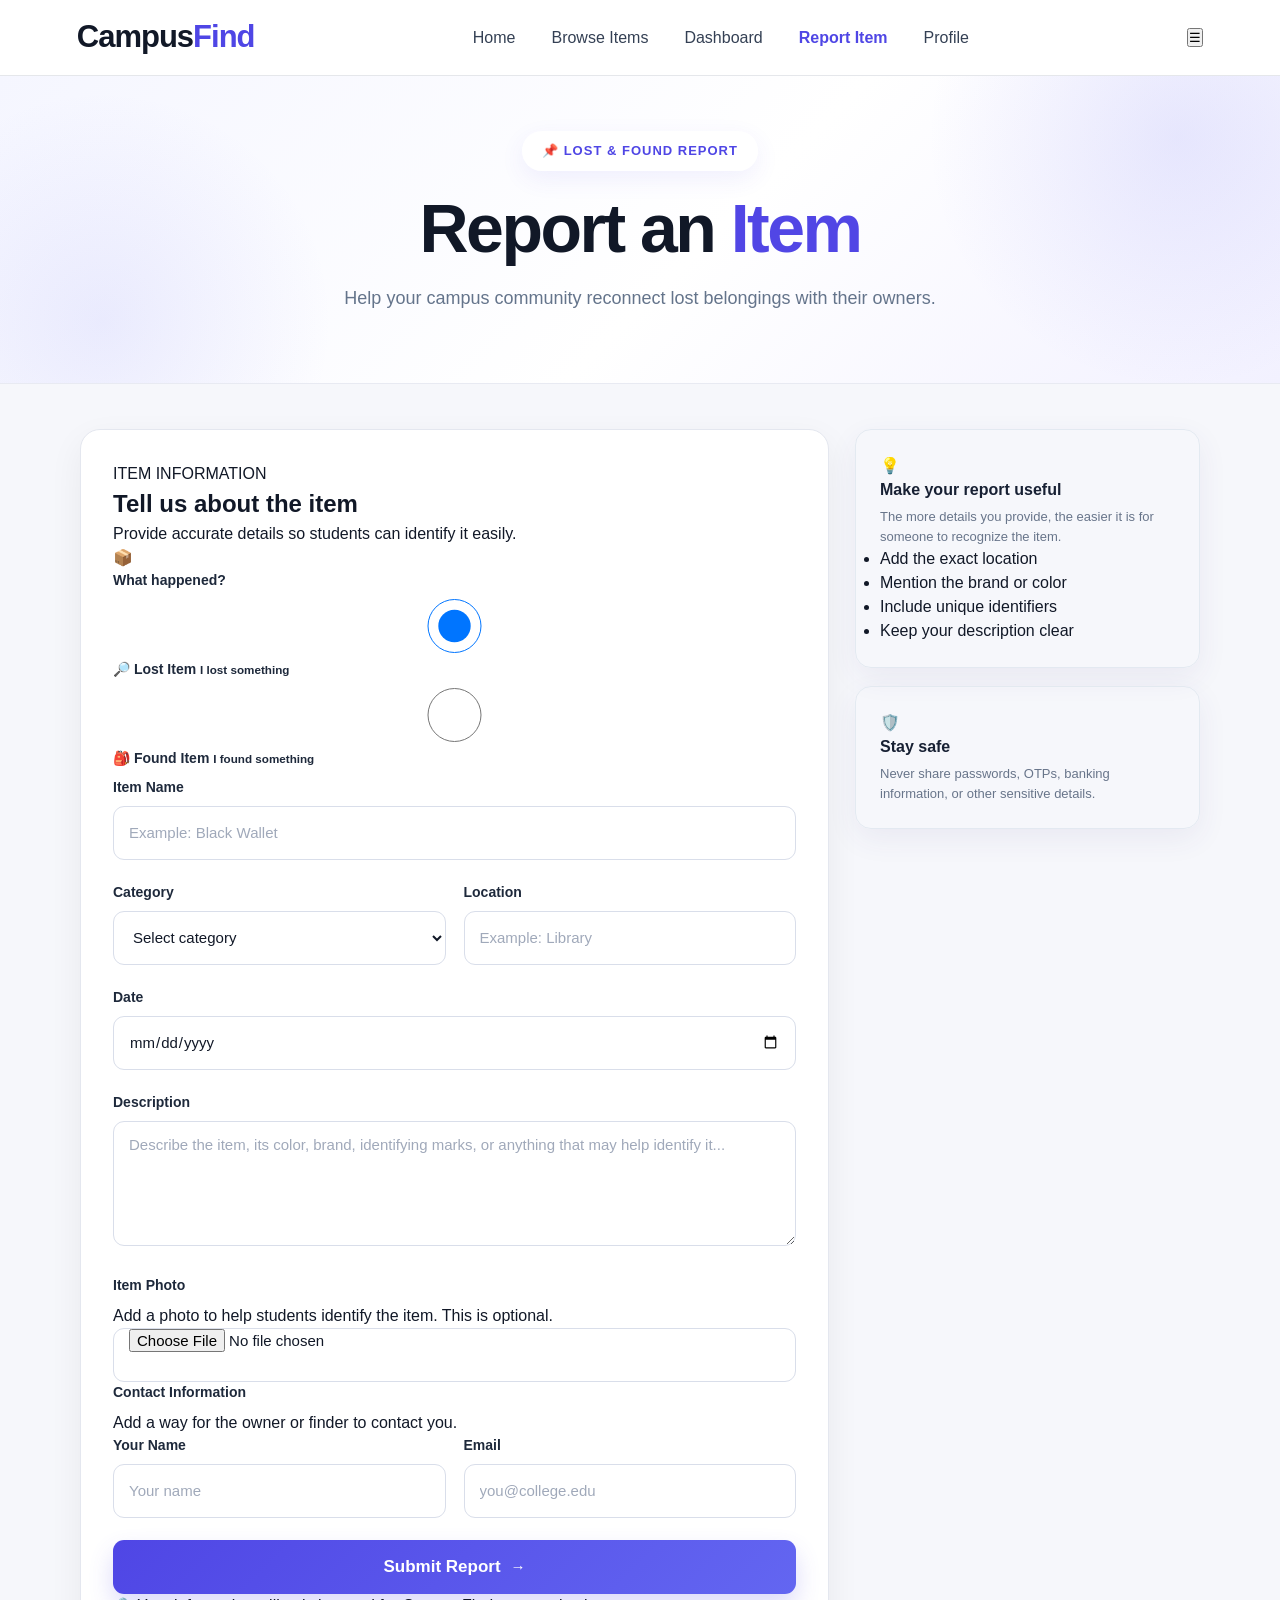
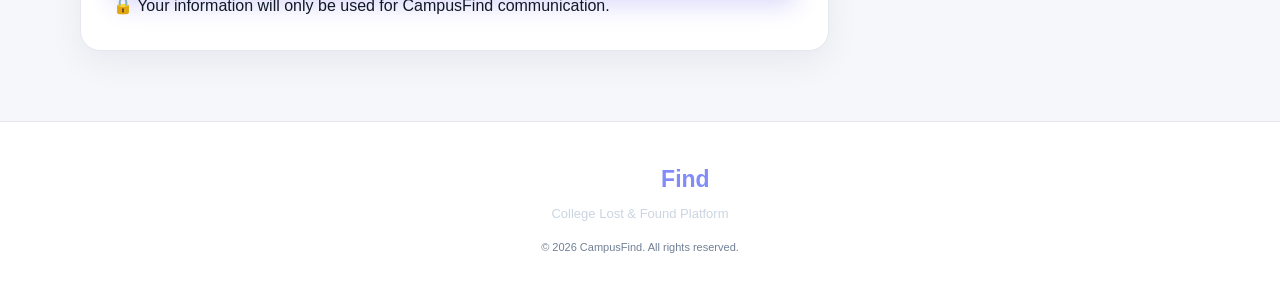
<file: frontend/report.html>
<!DOCTYPE html>
<html lang="en">

<head>
    <meta charset="UTF-8">
    <meta name="viewport" content="width=device-width, initial-scale=1.0">

    <title>Report an Item | CampusFind</title>

    <link rel="stylesheet" href="css/style.css">
</head>

<body>

    <!-- NAVBAR -->
    <nav class="navbar">

        <a href="index.html" class="logo">
            Campus<span>Find</span>
        </a>

        <div class="nav-links">
            <a href="index.html">Home</a>
            <a href="items.html">Browse Items</a>
            <a href="dashboard.html">Dashboard</a>
            <a href="report.html" class="nav-btn">Report Item</a>
            <a href="profile.html">Profile</a>
        </div>

    </nav>


    <!-- PAGE HEADER -->
    <section class="report-hero">

        <div class="hero-content">

            <div class="hero-badge">
                📌 LOST & FOUND REPORT
            </div>

            <h1>
                Report an
                <span>Item</span>
            </h1>

            <p>
                Help your campus community reconnect
                lost belongings with their owners.
            </p>

        </div>

    </section>


    <!-- REPORT FORM -->
    <main class="report-page">

        <div class="report-container">

            <div class="report-card">

                <div class="report-card-header">

                    <div>
                        <p class="small-title">
                            ITEM INFORMATION
                        </p>

                        <h2>
                            Tell us about the item
                        </h2>

                        <p>
                            Provide accurate details so students
                            can identify it easily.
                        </p>
                    </div>

                    <div class="report-card-icon">
                        📦
                    </div>

                </div>


                <form id="reportForm">

                    <!-- REPORT TYPE -->
                    <div class="form-section">

                        <label class="form-title">
                            What happened?
                        </label>

                        <div class="choice-grid">

                            <label class="choice-card">

                                <input
                                    type="radio"
                                    name="reportType"
                                    value="lost"
                                    checked
                                >

                                <span class="choice-icon">
                                    🔎
                                </span>

                                <span>
                                    <strong>Lost Item</strong>
                                    <small>
                                        I lost something
                                    </small>
                                </span>

                            </label>


                            <label class="choice-card">

                                <input
                                    type="radio"
                                    name="reportType"
                                    value="found"
                                >

                                <span class="choice-icon">
                                    🎒
                                </span>

                                <span>
                                    <strong>Found Item</strong>
                                    <small>
                                        I found something
                                    </small>
                                </span>

                            </label>

                        </div>

                    </div>


                    <!-- ITEM NAME -->
                    <div class="form-group">

                        <label for="itemName">
                            Item Name
                        </label>

                        <input
                            type="text"
                            id="itemName"
                            name="itemName"
                            placeholder="Example: Black Wallet"
                            required
                        >

                    </div>


                    <!-- CATEGORY -->
                    <div class="form-row">

                        <div class="form-group">

                            <label for="category">
                                Category
                            </label>

                            <select
                                id="category"
                                name="category"
                                required
                            >

                                <option value="">
                                    Select category
                                </option>

                                <option value="electronics">
                                    Electronics
                                </option>

                                <option value="documents">
                                    Documents
                                </option>

                                <option value="bags">
                                    Bags
                                </option>

                                <option value="clothing">
                                    Clothing
                                </option>

                                <option value="accessories">
                                    Accessories
                                </option>

                                <option value="keys">
                                    Keys
                                </option>

                                <option value="other">
                                    Other
                                </option>

                            </select>

                        </div>


                        <div class="form-group">

                            <label for="location">
                                Location
                            </label>

                            <input
                                type="text"
                                id="location"
                                name="location"
                                placeholder="Example: Library"
                                required
                            >

                        </div>

                    </div>


                    <!-- DATE -->
                    <div class="form-group">

                        <label for="date">
                            Date
                        </label>

                        <input
                            type="date"
                            id="date"
                            name="date"
                            required
                        >

                    </div>


                    <!-- DESCRIPTION -->
                    <div class="form-group">

                        <label for="description">
                            Description
                        </label>

                        <textarea
                            id="description"
                            name="description"
                            rows="5"
                            placeholder="Describe the item, its color, brand, identifying marks, or anything that may help identify it..."
                            required
                        ></textarea>

                    </div>
                    <!-- PHOTO -->
                    <div class="form-section">

                    <label class="form-title" for="itemImage">
                     Item Photo
                    </label>

                    <p class="form-help">
                        Add a photo to help students identify the item.
                        This is optional.
                    </p>

                    <input
                        type="file"
                        id="itemImage"
                        name="itemImage"
                        accept="image/*"
                    >

                    </div>

                    <!-- CONTACT -->
                    <div class="form-section">

                        <label class="form-title">
                            Contact Information
                        </label>

                        <p class="form-help">
                            Add a way for the owner or finder
                            to contact you.
                        </p>

                    </div>


                    <div class="form-row">

                        <div class="form-group">

                            <label for="contactName">
                                Your Name
                            </label>

                            <input
                                type="text"
                                id="contactName"
                                name="contactName"
                                placeholder="Your name"
                            >

                        </div>


                        <div class="form-group">

                            <label for="contactEmail">
                                Email
                            </label>

                            <input
                                type="email"
                                id="contactEmail"
                                name="contactEmail"
                                placeholder="you@college.edu"
                            >

                        </div>

                    </div>


                    <!-- SUBMIT -->
                    <button
                        type="submit"
                        class="submit-report-btn"
                    >
                        <span>Submit Report</span>
                        →
                    </button>


                    <p class="privacy-note">
                        🔒 Your information will only be used
                        for CampusFind communication.
                    </p>

                </form>

            </div>


            <!-- SIDE INFORMATION -->
            <aside class="report-side">

                <div class="side-card">

                    <span class="side-card-icon">
                        💡
                    </span>

                    <h3>
                        Make your report useful
                    </h3>

                    <p>
                        The more details you provide,
                        the easier it is for someone to
                        recognize the item.
                    </p>

                    <ul>

                        <li>
                            Add the exact location
                        </li>

                        <li>
                            Mention the brand or color
                        </li>

                        <li>
                            Include unique identifiers
                        </li>

                        <li>
                            Keep your description clear
                        </li>

                    </ul>

                </div>


                <div class="side-card security-card">

                    <span class="side-card-icon">
                        🛡️
                    </span>

                    <h3>
                        Stay safe
                    </h3>

                    <p>
                        Never share passwords, OTPs,
                        banking information, or other
                        sensitive details.
                    </p>

                </div>

            </aside>

        </div>

    </main>


    <!-- FOOTER -->
    <footer>

        <div class="footer-logo">
            Campus<span>Find</span>
        </div>

        <p>
            College Lost & Found Platform
        </p>

        <p class="copyright">
            © 2026 CampusFind. All rights reserved.
        </p>

    </footer>


    <script src="js/app.js"></script>

</body>

</html>
</file>
<file: frontend/css/style.css>
/* =========================================================
   CAMPUSFIND - COMPLETE STYLESHEET
   Gradient & Illustration UI
   ========================================================= */


/* =========================================================
   RESET
   ========================================================= */

* {
    margin: 0;
    padding: 0;
    box-sizing: border-box;
}

html {
    scroll-behavior: smooth;
}

body {
    font-family: Arial, Helvetica, sans-serif;
    background: #f8f9fc;
    color: #172033;
    line-height: 1.5;
}

a {
    text-decoration: none;
    color: inherit;
}

button,
input,
select,
textarea {
    font-family: inherit;
}


/* =========================================================
   NAVBAR
   ========================================================= */

.navbar {
    height: 76px;

    display: flex;
    align-items: center;
    justify-content: space-between;

    padding: 0 6%;

    background: rgba(255, 255, 255, 0.97);

    border-bottom: 1px solid #e5e7eb;

    position: relative;
    z-index: 50;
}

.logo {
    font-size: 31px;
    font-weight: 800;
    letter-spacing: -1px;
    color: #111827;
}

.logo span {
    color: #4f46e5;
}

.nav-links {
    display: flex;
    align-items: center;
    gap: 30px;
}

.nav-links a {
    color: #344054;
    font-size: 16px;
    font-weight: 500;

    padding: 10px 3px;

    transition: 0.2s;
}

.nav-links a:hover {
    color: #4f46e5;
}

.nav-links a.active {
    color: #4f46e5;
    font-weight: 700;
}


/* =========================================================
   GENERAL BUTTONS
   ========================================================= */

.btn,
button {
    cursor: pointer;
}

.primary-btn {
    display: inline-flex;
    align-items: center;
    justify-content: center;

    padding: 13px 25px;

    border: none;
    border-radius: 9px;

    background: linear-gradient(
        90deg,
        #4f46e5,
        #6366f1
    );

    color: white;

    font-size: 15px;
    font-weight: 700;

    box-shadow:
        0 7px 18px rgba(79, 70, 229, 0.2);

    transition: 0.2s;
}

.primary-btn:hover {
    transform: translateY(-2px);

    box-shadow:
        0 10px 24px rgba(79, 70, 229, 0.28);
}

.secondary-btn {
    display: inline-flex;
    align-items: center;
    justify-content: center;

    padding: 13px 25px;

    border: 1px solid #d5d9e2;
    border-radius: 9px;

    background: white;

    color: #26334d;

    font-size: 15px;
    font-weight: 700;

    transition: 0.2s;
}

.secondary-btn:hover {
    border-color: #6366f1;
    color: #4f46e5;
}


/* =========================================================
   REPORT HERO
   ========================================================= */

.report-hero {
    position: relative;

    min-height: 390px;

    display: flex;
    align-items: center;
    justify-content: center;

    overflow: hidden;

    padding: 60px 8% 90px;

    background:
        radial-gradient(
            circle at 12% 45%,
            #e0e2ff 0,
            transparent 28%
        ),
        radial-gradient(
            circle at 88% 20%,
            #ded9ff 0,
            transparent 27%
        ),
        linear-gradient(
            135deg,
            #f8f8ff,
            #eef0ff 50%,
            #faf9ff
        );
}


/* =========================================================
   HERO CONTENT
   ========================================================= */

.hero-content {
    position: relative;

    z-index: 5;

    width: 62%;

    text-align: center;
}

.hero-badge {
    display: inline-block;

    padding: 9px 19px;

    margin-bottom: 16px;

    border-radius: 30px;

    background: rgba(255, 255, 255, 0.75);

    color: #4f46e5;

    font-size: 12px;

    font-weight: 800;

    letter-spacing: 0.7px;

    box-shadow:
        0 6px 20px rgba(79, 70, 229, 0.08);
}

.report-hero h1 {
    margin-bottom: 15px;

    font-size: 55px;

    line-height: 1.08;

    letter-spacing: -1.5px;

    color: #111827;
}

.report-hero h1 span {
    color: #4f46e5;
}

.report-hero .hero-content > p {
    max-width: 650px;

    margin: auto;

    color: #64748b;

    font-size: 17px;

    line-height: 1.7;
}


/* =========================================================
   HERO DECORATIONS
   ========================================================= */

.hero-decoration {
    position: absolute;

    border-radius: 50%;

    opacity: 0.55;

    pointer-events: none;
}

.decoration-one {
    width: 190px;
    height: 190px;

    left: -75px;
    top: 80px;

    background: #d9dcff;
}

.decoration-two {
    width: 250px;
    height: 250px;

    right: -100px;
    bottom: -120px;

    background: #e1ddff;
}


/* =========================================================
   CAMPUS ILLUSTRATION
   ========================================================= */

.campus-illustration {
    position: absolute;

    right: 4%;
    bottom: 0;

    width: 300px;
    height: 265px;

    overflow: hidden;

    border-radius: 150px 150px 0 0;

    background:
        linear-gradient(
            180deg,
            #dfe3ff,
            #f4f4ff
        );

    z-index: 3;
}

.sun {
    position: absolute;

    width: 70px;
    height: 70px;

    top: 30px;
    right: 55px;

    border-radius: 50%;

    background: #ffd86b;
}

.hill {
    position: absolute;

    border-radius: 50%;

    bottom: -80px;
}

.hill-one {
    width: 360px;
    height: 190px;

    left: -80px;

    background: #b8b5f5;
}

.hill-two {
    width: 310px;
    height: 140px;

    right: -100px;

    background: #9e9ae9;
}


/* =========================================================
   ILLUSTRATION SIGN
   ========================================================= */

.sign-board {
    position: absolute;

    z-index: 6;

    left: 80px;
    bottom: 50px;

    width: 105px;

    padding: 12px 10px;

    border-radius: 8px;

    background: white;

    color: #3730a3;

    text-align: center;

    font-size: 13px;

    font-weight: 800;

    transform: rotate(-4deg);

    box-shadow:
        0 9px 22px rgba(30, 27, 75, 0.15);
}

.sign-board div:nth-child(2) {
    margin: 2px 0;

    color: #4f46e5;

    font-size: 20px;
}

.illustration-text {
    position: absolute;

    z-index: 7;

    left: 20px;
    bottom: 13px;

    color: white;

    font-size: 12px;

    font-weight: 600;
}

.flower {
    position: absolute;

    z-index: 7;

    color: #f472b6;

    font-size: 23px;
}

.flower-one {
    left: 25px;
    bottom: 25px;
}

.flower-two {
    right: 28px;
    bottom: 38px;
}

.flower-three {
    right: 90px;
    bottom: 17px;
}


/* =========================================================
   MAIN REPORT LAYOUT
   ========================================================= */

.report-container {
    position: relative;

    z-index: 10;

    display: grid;

    grid-template-columns:
        minmax(0, 1.55fr)
        minmax(280px, 0.85fr);

    gap: 25px;

    width: 100%;
    max-width: 1150px;

    margin: -45px auto 70px;

    padding: 0 20px;
}


/* =========================================================
   REPORT FORM CARD
   ========================================================= */

.report-form-card {
    background: rgba(255, 255, 255, 0.98);

    padding: 34px;

    border-radius: 18px;

    border: 1px solid #e5e7eb;

    box-shadow:
        0 20px 50px rgba(65, 60, 130, 0.12);
}


/* =========================================================
   FORM HEADER
   ========================================================= */

.form-card-header {
    display: flex;

    align-items: center;

    gap: 15px;

    margin-bottom: 32px;

    padding-bottom: 20px;

    border-bottom: 1px solid #edf0f5;
}

.form-icon {
    width: 53px;
    height: 53px;

    display: flex;

    justify-content: center;
    align-items: center;

    border-radius: 14px;

    background:
        linear-gradient(
            135deg,
            #e8e6ff,
            #f2f0ff
        );

    font-size: 23px;
}

.form-card-header h2 {
    margin-bottom: 4px;

    color: #172033;

    font-size: 23px;
}

.form-card-header p {
    color: #7b8799;

    font-size: 14px;
}


/* =========================================================
   FORM GROUPS
   ========================================================= */

.report-form-card .form-group {
    margin-bottom: 24px;
}

.report-form-card .form-group > label,
.label-row label {
    display: block;

    margin-bottom: 8px;

    color: #172033;

    font-size: 14px;

    font-weight: 750;
}

.required {
    color: #ef4444;
}

.optional {
    color: #94a3b8;

    font-weight: 500;
}

.field-hint {
    margin-bottom: 12px;

    color: #8a96a8;

    font-size: 12px;
}


/* =========================================================
   INPUTS
   ========================================================= */

.report-form-card input[type="text"],
.report-form-card input[type="date"],
.report-form-card select,
.report-form-card textarea {
    width: 100%;

    padding: 14px 15px;

    border: 1px solid #d7ddea;

    border-radius: 10px;

    outline: none;

    background: white;

    color: #172033;

    font-size: 14px;

    transition:
        border-color 0.2s,
        box-shadow 0.2s,
        transform 0.2s;
}

.report-form-card input::placeholder,
.report-form-card textarea::placeholder {
    color: #9aa4b4;
}

.report-form-card input:focus,
.report-form-card select:focus,
.report-form-card textarea:focus {
    border-color: #6366f1;

    box-shadow:
        0 0 0 3px rgba(99, 102, 241, 0.10);
}

.report-form-card textarea {
    min-height: 120px;

    resize: vertical;
}


/* =========================================================
   STATUS OPTIONS
   ========================================================= */

.status-options {
    display: grid;

    grid-template-columns: 1fr 1fr;

    gap: 14px;
}

.status-option {
    display: block;

    cursor: pointer;
}

.status-option > input {
    display: none;
}

.status-content {
    display: flex;

    align-items: center;

    gap: 13px;

    min-height: 78px;

    padding: 12px 15px;

    border: 1.5px solid #d7ddea;

    border-radius: 11px;

    background: white;

    transition: 0.2s;
}

.status-option:hover .status-content {
    border-color: #a5b4fc;

    transform: translateY(-2px);

    box-shadow:
        0 5px 15px rgba(79, 70, 229, 0.07);
}

.status-option input:checked + .status-content {
    border-color: #4f46e5;

    background: #f2f2ff;

    box-shadow:
        0 6px 18px rgba(79, 70, 229, 0.08);
}

.status-circle {
    width: 41px;
    height: 41px;

    flex-shrink: 0;

    display: flex;

    justify-content: center;
    align-items: center;

    border-radius: 50%;

    font-weight: 800;
}

.lost-circle {
    background: #ffe1e8;

    color: #e11d48;
}

.found-circle {
    background: #dff8ed;

    color: #059669;
}

.status-content strong {
    display: block;

    margin-bottom: 4px;

    color: #172033;

    font-size: 14px;
}

.status-option input:checked + .status-content strong {
    color: #4338ca;
}

.status-content small {
    color: #8792a5;

    font-size: 12px;
}


/* =========================================================
   CHARACTER COUNT
   ========================================================= */

.label-row {
    display: flex;

    align-items: center;

    justify-content: space-between;
}

#characterCount {
    color: #94a3b8;

    font-size: 11px;
}


/* =========================================================
   IMAGE UPLOAD
   ========================================================= */

.upload-box {
    position: relative;

    display: flex;

    flex-direction: column;

    align-items: center;

    justify-content: center;

    min-height: 125px;

    padding: 20px;

    border: 1.5px dashed #9daeff;

    border-radius: 11px;

    background:
        linear-gradient(
            135deg,
            #fafaff,
            #f6f7ff
        );

    text-align: center;

    cursor: pointer;

    transition: 0.2s;
}

.upload-box:hover {
    border-color: #6366f1;

    background: #f0f1ff;

    transform: translateY(-1px);
}

.upload-box input {
    position: absolute;

    inset: 0;

    width: 100%;
    height: 100%;

    opacity: 0;

    cursor: pointer;
}

.upload-icon {
    margin-bottom: 6px;

    color: #5664a7;

    font-size: 28px;
}

.upload-box strong {
    color: #26345c;

    font-size: 13px;
}

.upload-box small {
    margin-top: 4px;

    color: #94a3b8;

    font-size: 11px;
}


/* =========================================================
   SUBMIT BUTTON
   ========================================================= */

.submit-report-btn {
    width: 100%;

    display: flex;

    align-items: center;
    justify-content: center;

    gap: 10px;

    padding: 15px;

    border: none;

    border-radius: 10px;

    background:
        linear-gradient(
            90deg,
            #4f46e5,
            #6366f1,
            #7c3aed
        );

    color: white;

    font-size: 15px;

    font-weight: 750;

    cursor: pointer;

    box-shadow:
        0 8px 20px rgba(79, 70, 229, 0.22);

    transition: 0.2s;
}

.submit-report-btn:hover {
    transform: translateY(-2px);

    box-shadow:
        0 12px 27px rgba(79, 70, 229, 0.3);
}

.submit-report-btn:active {
    transform: translateY(0);
}

.submit-report-btn span {
    font-size: 17px;
}


/* =========================================================
   SIDEBAR
   ========================================================= */

.report-sidebar {
    display: flex;

    flex-direction: column;

    gap: 20px;
}


/* =========================================================
   SIDE CARDS
   ========================================================= */

.side-card {
    padding: 24px;

    border-radius: 16px;

    border: 1px solid rgba(226, 232, 240, 0.9);

    box-shadow:
        0 10px 30px rgba(65, 60, 130, 0.07);
}


/* =========================================================
   WHY REPORT CARD
   ========================================================= */

.why-card {
    background:
        linear-gradient(
            145deg,
            #f4f2ff,
            #ffffff
        );
}

.side-card-title {
    display: flex;

    gap: 13px;

    margin-bottom: 24px;
}

.side-icon {
    width: 45px;
    height: 45px;

    flex-shrink: 0;

    display: flex;

    align-items: center;
    justify-content: center;

    border-radius: 12px;

    font-size: 20px;
}

.purple-icon {
    background: #e7e5ff;

    color: #4f46e5;
}

.side-card h3 {
    margin-bottom: 5px;

    color: #172033;

    font-size: 16px;
}

.side-card p {
    color: #68758a;

    font-size: 13px;

    line-height: 1.55;
}


/* =========================================================
   BENEFITS
   ========================================================= */

.benefit-list {
    display: flex;

    flex-direction: column;

    gap: 16px;
}

.benefit {
    display: flex;

    align-items: center;

    gap: 13px;
}

.benefit > span {
    width: 37px;
    height: 37px;

    flex-shrink: 0;

    display: flex;

    align-items: center;
    justify-content: center;

    border-radius: 10px;

    background: white;

    box-shadow:
        0 3px 10px rgba(0, 0, 0, 0.05);
}

.benefit p {
    margin: 0;

    color: #43506a;

    font-size: 13px;
}

.side-message {
    margin-top: 24px;

    color: #6156c7;

    font-size: 14px;

    font-weight: 700;

    text-align: center;

    font-style: italic;
}


/* =========================================================
   TIPS CARD
   ========================================================= */

.tips-card {
    background:
        linear-gradient(
            145deg,
            #effcf7,
            #ffffff
        );
}

.side-card-heading {
    display: flex;

    align-items: center;

    gap: 12px;

    margin-bottom: 20px;
}

.green-icon {
    background: #dff8ed;

    color: #059669;
}

.tips-list {
    display: flex;

    flex-direction: column;

    gap: 12px;

    padding: 0;

    margin: 0;

    list-style: none;
}

.tips-list li {
    display: flex;

    align-items: flex-start;

    gap: 10px;

    color: #526176;

    font-size: 13px;

    line-height: 1.45;
}

.tips-list li span {
    width: 20px;
    height: 20px;

    flex-shrink: 0;

    display: flex;

    align-items: center;
    justify-content: center;

    border-radius: 50%;

    background: #20b77a;

    color: white;

    font-size: 11px;

    font-weight: bold;
}


/* =========================================================
   REMEMBER CARD
   ========================================================= */

.remember-card {
    display: flex;

    align-items: center;

    gap: 13px;

    background:
        linear-gradient(
            145deg,
            #fff8e6,
            #fffdf7
        );
}

.remember-icon {
    width: 42px;
    height: 42px;

    flex-shrink: 0;

    display: flex;

    align-items: center;
    justify-content: center;

    border-radius: 11px;

    background: #fff0c7;

    font-size: 20px;
}

.remember-card h3 {
    color: #795b18;
}

.remember-card p {
    color: #806d43;

    font-size: 12px;
}

.smile {
    margin-left: auto;

    color: #d4bd7b;

    font-size: 30px;
}


/* =========================================================
   GENERAL PAGE SECTIONS
   These also help your other HTML pages
   ========================================================= */

.page-container {
    width: 100%;
    max-width: 1150px;

    margin: auto;

    padding: 50px 20px;
}

.page-header {
    text-align: center;

    margin-bottom: 35px;
}

.page-header h1 {
    margin-bottom: 10px;

    color: #172033;

    font-size: 40px;
}

.page-header p {
    color: #68758a;

    font-size: 16px;
}


/* =========================================================
   GENERAL CARDS
   ========================================================= */

.card {
    background: white;

    border: 1px solid #e5e7eb;

    border-radius: 16px;

    padding: 25px;

    box-shadow:
        0 10px 30px rgba(65, 60, 130, 0.06);
}


/* =========================================================
   SEARCH BAR
   ========================================================= */

.search-box {
    display: flex;

    align-items: center;

    gap: 10px;

    width: 100%;

    max-width: 700px;

    margin: 0 auto 30px;
}

.search-box input {
    flex: 1;

    padding: 14px 16px;

    border: 1px solid #d7ddea;

    border-radius: 10px;

    outline: none;

    font-size: 14px;
}

.search-box input:focus {
    border-color: #6366f1;

    box-shadow:
        0 0 0 3px rgba(99, 102, 241, 0.1);
}


/* =========================================================
   ITEM GRID
   ========================================================= */

.items-grid {
    display: grid;

    grid-template-columns:
        repeat(3, 1fr);

    gap: 20px;
}

.item-card {
    background: white;

    border: 1px solid #e5e7eb;

    border-radius: 15px;

    padding: 20px;

    transition: 0.2s;

    box-shadow:
        0 7px 20px rgba(0, 0, 0, 0.04);
}

.item-card:hover {
    transform: translateY(-4px);

    box-shadow:
        0 15px 30px rgba(65, 60, 130, 0.1);
}

.item-card h3 {
    margin-bottom: 7px;

    color: #172033;
}

.item-card p {
    color: #68758a;

    font-size: 13px;
}


/* =========================================================
   BADGES
   ========================================================= */

.badge {
    display: inline-block;

    padding: 5px 10px;

    border-radius: 20px;

    font-size: 11px;

    font-weight: 700;
}

.badge-lost {
    background: #ffe4ea;

    color: #e11d48;
}

.badge-found {
    background: #dcfce9;

    color: #059669;
}


/* =========================================================
   AUTH PAGES
   ========================================================= */

.auth-container {
    min-height: calc(100vh - 76px);

    display: flex;

    align-items: center;
    justify-content: center;

    padding: 40px 20px;

    background:
        linear-gradient(
            135deg,
            #f6f6ff,
            #f9f8ff
        );
}

.auth-card {
    width: 100%;
    max-width: 430px;

    padding: 35px;

    background: white;

    border-radius: 18px;

    border: 1px solid #e5e7eb;

    box-shadow:
        0 20px 50px rgba(65, 60, 130, 0.1);
}

.auth-card h1 {
    margin-bottom: 8px;

    color: #172033;

    text-align: center;
}

.auth-card > p {
    margin-bottom: 28px;

    color: #7b8799;

    text-align: center;

    font-size: 14px;
}

.auth-card .form-group {
    margin-bottom: 18px;
}

.auth-card label {
    display: block;

    margin-bottom: 7px;

    font-size: 13px;

    font-weight: 700;
}

.auth-card input {
    width: 100%;

    padding: 13px;

    border: 1px solid #d7ddea;

    border-radius: 9px;

    outline: none;
}

.auth-card input:focus {
    border-color: #6366f1;

    box-shadow:
        0 0 0 3px rgba(99, 102, 241, 0.1);
}

.auth-card button {
    width: 100%;

    padding: 14px;

    border: none;

    border-radius: 9px;

    background: #4f46e5;

    color: white;

    font-weight: 700;
}


/* =========================================================
   FOOTER
   ========================================================= */

footer {
    padding: 40px 20px;

    background: #111827;

    color: #cbd5e1;

    text-align: center;
}

.footer-logo {
    margin-bottom: 8px;

    color: white;

    font-size: 23px;

    font-weight: 800;
}

.footer-logo span {
    color: #818cf8;
}

footer p {
    margin: 5px 0;

    font-size: 13px;
}

.copyright {
    margin-top: 15px;

    color: #718096;

    font-size: 11px;
}


/* =========================================================
   RESPONSIVE - TABLET
   ========================================================= */

@media (max-width: 1000px) {

    .report-hero {
        padding-bottom: 80px;
    }

    .hero-content {
        width: 100%;

        padding-right: 260px;
    }

    .campus-illustration {
        right: 2%;

        width: 245px;
    }

    .report-container {
        grid-template-columns: 1fr;
    }

    .report-sidebar {
        display: grid;

        grid-template-columns: 1fr 1fr;
    }

    .remember-card {
        grid-column: span 2;
    }

    .items-grid {
        grid-template-columns:
            repeat(2, 1fr);
    }
}


/* =========================================================
   RESPONSIVE - MOBILE
   ========================================================= */

@media (max-width: 700px) {

    /* NAVBAR */

    .navbar {
        height: auto;

        min-height: 70px;

        padding: 15px 20px;
    }

    .logo {
        font-size: 25px;
    }

    .nav-links {
        gap: 8px;
    }

    .nav-links a {
        font-size: 13px;
    }


    /* HERO */

    .report-hero {
        min-height: 430px;

        padding:
            45px 20px 205px;
    }

    .hero-content {
        width: 100%;

        padding: 0;
    }

    .report-hero h1 {
        font-size: 42px;

        letter-spacing: -1px;
    }

    .report-hero .hero-content > p {
        font-size: 15px;
    }

    .hero-badge {
        font-size: 10px;
    }


    /* ILLUSTRATION */

    .campus-illustration {
        right: 50%;

        bottom: -5px;

        width: 220px;

        height: 180px;

        transform: translateX(50%);
    }

    .sun {
        width: 45px;
        height: 45px;

        top: 20px;
        right: 40px;
    }

    .sign-board {
        left: 60px;

        bottom: 35px;

        width: 85px;

        padding: 8px;

        font-size: 10px;
    }

    .illustration-text {
        display: none;
    }


    /* REPORT */

    .report-container {
        margin-top: -25px;

        padding: 0 12px;

        gap: 18px;
    }

    .report-form-card {
        padding: 22px 18px;

        border-radius: 14px;
    }


    /* STATUS */

    .status-options {
        grid-template-columns: 1fr;
    }


    /* SIDEBAR */

    .report-sidebar {
        display: flex;
    }

    .remember-card {
        grid-column: auto;
    }


    /* GENERAL */

    .page-container {
        padding: 35px 15px;
    }

    .page-header h1 {
        font-size: 32px;
    }

    .items-grid {
        grid-template-columns: 1fr;
    }

    .search-box {
        flex-direction: column;
    }

    .search-box input {
        width: 100%;
    }
}


/* =========================================================
   VERY SMALL SCREENS
   ========================================================= */

@media (max-width: 430px) {

    .nav-links a {
        font-size: 11px;
    }

    .report-hero h1 {
        font-size: 36px;
    }

    .report-form-card {
        padding: 18px 14px;
    }

    .form-card-header h2 {
        font-size: 20px;
    }

    .side-card {
        padding: 19px;
    }

    .auth-card {
        padding: 25px 18px;
    }
}
/* =====================================================
   CAMPUSFIND HOMEPAGE
   ===================================================== */

.home-hero {
    min-height: 620px;
}


/* HERO */

.home-hero .hero-content {
    position: relative;
    z-index: 2;
}

.home-hero .hero-buttons {
    margin-top: 32px;
}


/* HOW IT WORKS */

.home-section {
    padding: 90px 7%;
    background: #ffffff;
}

.home-section-heading {
    max-width: 700px;
    margin: 0 auto 55px;
    text-align: center;
}

.home-eyebrow {
    color: #4f46e5;
    font-size: 13px;
    font-weight: 800;
    letter-spacing: 2px;
    margin-bottom: 12px;
}

.home-section-heading h2,
.home-feature-content h2 {
    color: #172033;
    font-size: 38px;
    margin: 0 0 14px;
}

.home-section-heading p,
.home-feature-content p {
    color: #68758a;
    font-size: 17px;
    line-height: 1.7;
}


/* STEPS */

.home-steps {
    max-width: 1100px;
    margin: auto;
    display: grid;
    grid-template-columns: repeat(3, 1fr);
    gap: 25px;
}

.home-step {
    padding: 32px;
    border: 1px solid #e7e9f2;
    border-radius: 20px;
    background: #ffffff;
    box-shadow: 0 12px 35px rgba(30, 35, 70, 0.06);
    transition: 0.3s ease;
}

.home-step:hover {
    transform: translateY(-8px);
    box-shadow: 0 20px 45px rgba(79, 70, 229, 0.12);
}

.step-top {
    display: flex;
    justify-content: space-between;
    align-items: center;
    margin-bottom: 25px;
}

.step-number {
    color: #4f46e5;
    font-size: 15px;
    font-weight: 900;
    letter-spacing: 1px;
}

.step-icon {
    width: 52px;
    height: 52px;
    border-radius: 15px;
    background: #f0efff;
    display: flex;
    align-items: center;
    justify-content: center;
    font-size: 24px;
}

.home-step h3 {
    color: #172033;
    font-size: 22px;
    margin-bottom: 10px;
}

.home-step p {
    color: #68758a;
    line-height: 1.7;
    margin: 0;
}


/* FEATURES */

.home-features {
    padding: 90px 7%;
    background: #f7f8fc;
    display: grid;
    grid-template-columns: 0.9fr 1.1fr;
    gap: 70px;
    align-items: center;
}

.home-feature-content {
    max-width: 500px;
}

.home-feature-content h2 span {
    display: block;
    color: #4f46e5;
}

.feature-grid {
    display: grid;
    grid-template-columns: repeat(2, 1fr);
    gap: 18px;
}

.feature-card {
    padding: 28px;
    background: #ffffff;
    border: 1px solid #e8eaf1;
    border-radius: 18px;
    transition: 0.3s ease;
}

.feature-card:last-child {
    grid-column: span 2;
}

.feature-card:hover {
    transform: translateY(-5px);
    box-shadow: 0 15px 35px rgba(30, 35, 70, 0.08);
}

.feature-icon {
    width: 48px;
    height: 48px;
    border-radius: 14px;
    background: #f0efff;
    display: flex;
    align-items: center;
    justify-content: center;
    font-size: 22px;
    margin-bottom: 18px;
}

.feature-card h3 {
    color: #172033;
    margin-bottom: 8px;
}

.feature-card p {
    color: #68758a;
    line-height: 1.6;
    margin: 0;
}


/* CTA */

.home-cta {
    margin: 70px auto;
    max-width: 1100px;
    padding: 55px 60px;
    border-radius: 25px;
    background: linear-gradient(
        135deg,
        #eef0ff,
        #f8f7ff
    );
    display: flex;
    align-items: center;
    justify-content: space-between;
    gap: 30px;
}

.home-cta h2 {
    color: #172033;
    font-size: 32px;
    margin: 0 0 10px;
}

.home-cta p {
    color: #68758a;
    margin: 0;
}

.cta-buttons {
    display: flex;
    gap: 12px;
    flex-shrink: 0;
}


/* MOBILE */

@media (max-width: 800px) {

    .home-steps {
        grid-template-columns: 1fr;
    }

    .home-features {
        grid-template-columns: 1fr;
        gap: 40px;
    }

    .feature-grid {
        grid-template-columns: 1fr;
    }

    .feature-card:last-child {
        grid-column: span 1;
    }

    .home-cta {
        margin: 40px 20px;
        padding: 35px 25px;
        flex-direction: column;
        align-items: flex-start;
    }

    .cta-buttons {
        flex-wrap: wrap;
    }

}

@media (max-width: 600px) {

    .home-section,
    .home-features {
        padding: 60px 20px;
    }

    .home-section-heading h2,
    .home-feature-content h2 {
        font-size: 30px;
    }

}
/* =========================================================
   CAMPUSFIND DASHBOARD
   ========================================================= */

.dashboard-hero {
    background:
        radial-gradient(circle at 15% 20%, rgba(79, 70, 229, 0.12), transparent 30%),
        radial-gradient(circle at 85% 10%, rgba(124, 58, 237, 0.10), transparent 28%),
        #f8f9ff;
    padding: 75px 20px 70px;
    text-align: center;
    border-bottom: 1px solid #e8e9f2;
}

.dashboard-container {
    width: min(1100px, 92%);
    margin: 0 auto;
}

.dashboard-hero .badge {
    display: inline-flex;
    align-items: center;
    gap: 8px;
    padding: 12px 22px;
    margin-bottom: 25px;
    border-radius: 50px;
    background: #eef0ff;
    color: #4f46e5;
    font-size: 14px;
    font-weight: 800;
    letter-spacing: 1px;
}

.dashboard-hero h1 {
    margin: 0 0 18px;
    font-size: clamp(38px, 6vw, 64px);
    line-height: 1.08;
    color: #111827;
    font-weight: 800;
}

.dashboard-hero h1 span {
    color: #4f46e5;
}

.dashboard-hero p {
    max-width: 680px;
    margin: 0 auto 30px;
    color: #64748b;
    font-size: 18px;
    line-height: 1.7;
}


/* =========================================================
   STATISTICS
   ========================================================= */

.stats-section {
    background: #ffffff;
    padding: 45px 20px;
}

.stats-grid {
    display: grid;
    grid-template-columns: repeat(4, 1fr);
    gap: 20px;
}

.stat-card {
    position: relative;
    overflow: hidden;
    background: #ffffff;
    border: 1px solid #e5e7eb;
    border-radius: 20px;
    padding: 28px 22px;
    text-align: center;
    box-shadow: 0 8px 25px rgba(15, 23, 42, 0.06);
    transition: all 0.25s ease;
}

.stat-card::before {
    content: "";
    position: absolute;
    top: 0;
    left: 0;
    right: 0;
    height: 4px;
    background: linear-gradient(90deg, #4f46e5, #7c3aed);
}

.stat-card:hover {
    transform: translateY(-6px);
    box-shadow: 0 16px 35px rgba(79, 70, 229, 0.14);
}

.stat-icon {
    width: 52px;
    height: 52px;
    margin: 0 auto 15px;
    display: flex;
    align-items: center;
    justify-content: center;
    background: #f3f4ff;
    border-radius: 16px;
    font-size: 24px;
}

.stat-number {
    color: #111827;
    font-size: 32px;
    font-weight: 800;
    margin-bottom: 6px;
}

.stat-label {
    color: #64748b;
    font-size: 14px;
    font-weight: 600;
}


/* =========================================================
   QUICK ACTIONS
   ========================================================= */

.quick-actions {
    background: #f8f9fc;
    padding: 75px 20px;
}

.quick-actions .section-heading {
    text-align: center;
    margin-bottom: 42px;
}

.quick-actions .small-title {
    margin-bottom: 10px;
    color: #4f46e5;
    font-size: 13px;
    font-weight: 800;
    letter-spacing: 2px;
}

.quick-actions .section-heading h2 {
    margin: 0 0 10px;
    color: #111827;
    font-size: 38px;
}

.quick-actions .section-heading > p:last-child {
    margin: 0;
    color: #64748b;
    font-size: 17px;
}

.action-grid {
    display: grid;
    grid-template-columns: repeat(3, 1fr);
    gap: 24px;
}

.action-card {
    display: flex;
    gap: 20px;
    align-items: flex-start;
    padding: 30px;
    background: #ffffff;
    border: 1px solid #e5e7eb;
    border-radius: 22px;
    text-decoration: none;
    box-shadow: 0 8px 25px rgba(15, 23, 42, 0.05);
    transition: all 0.25s ease;
}

.action-card:hover {
    transform: translateY(-7px);
    border-color: #c7c9ff;
    box-shadow: 0 18px 40px rgba(79, 70, 229, 0.13);
}

.action-icon {
    flex-shrink: 0;
    width: 55px;
    height: 55px;
    display: flex;
    align-items: center;
    justify-content: center;
    background: #eef0ff;
    border-radius: 16px;
    font-size: 25px;
}

.action-card h3 {
    margin: 0 0 10px;
    color: #111827;
    font-size: 19px;
}

.action-card p {
    margin: 0 0 15px;
    color: #64748b;
    font-size: 14px;
    line-height: 1.6;
}

.action-link {
    color: #4f46e5;
    font-size: 14px;
    font-weight: 800;
}


/* =========================================================
   INFORMATION BOX
   ========================================================= */

.dashboard-info {
    background: #ffffff;
    padding: 55px 20px;
}

.info-box {
    display: flex;
    align-items: center;
    gap: 22px;
    padding: 28px 32px;
    border: 1px solid #dddffb;
    border-radius: 22px;
    background: linear-gradient(135deg, #f7f7ff, #ffffff);
}

.info-icon {
    width: 58px;
    height: 58px;
    flex-shrink: 0;
    display: flex;
    align-items: center;
    justify-content: center;
    background: #eef0ff;
    border-radius: 17px;
    font-size: 27px;
}

.info-box h3 {
    margin: 0 0 7px;
    color: #111827;
    font-size: 20px;
}

.info-box p {
    margin: 0 0 10px;
    color: #64748b;
    line-height: 1.6;
}

.info-box a {
    color: #4f46e5;
    font-weight: 700;
    text-decoration: none;
}


/* =========================================================
   DASHBOARD RESPONSIVE
   ========================================================= */

@media (max-width: 900px) {

    .stats-grid {
        grid-template-columns: repeat(2, 1fr);
    }

    .action-grid {
        grid-template-columns: 1fr;
    }

}

@media (max-width: 600px) {

    .dashboard-hero {
        padding: 55px 15px;
    }

    .dashboard-hero h1 {
        font-size: 40px;
    }

    .dashboard-hero p {
        font-size: 16px;
    }

    .stats-grid {
        grid-template-columns: 1fr;
    }

    .action-card {
        padding: 24px;
    }

    .info-box {
        align-items: flex-start;
        padding: 24px;
    }

}
/* =========================================================
   PROFESSIONAL LOGIN PAGE
   ========================================================= */

.auth-page {
    margin: 0;
    min-height: 100vh;
    font-family: Arial, Helvetica, sans-serif;
    background: #f6f7fb;
    color: #111827;
}


/* MAIN CONTAINER */

.auth-container {
    min-height: 100vh;
    display: grid;
    grid-template-columns: 1fr 1fr;
}


/* =========================================================
   LEFT SIDE
   ========================================================= */

.auth-info {
    position: relative;
    display: flex;
    flex-direction: column;
    justify-content: space-between;
    padding: 45px 8%;
    background: linear-gradient(
        145deg,
        #111827 0%,
        #18213a 55%,
        #25206b 100%
    );
    color: white;
    overflow: hidden;
}


/* Decorative circles */

.auth-info::before {
    content: "";
    position: absolute;
    width: 420px;
    height: 420px;
    border: 1px solid rgba(255,255,255,0.08);
    border-radius: 50%;
    top: -180px;
    right: -150px;
}

.auth-info::after {
    content: "";
    position: absolute;
    width: 300px;
    height: 300px;
    border: 1px solid rgba(255,255,255,0.07);
    border-radius: 50%;
    bottom: -130px;
    left: -100px;
}


/* LOGO */

.auth-logo {
    position: relative;
    z-index: 2;

    width: fit-content;

    text-decoration: none;
    color: white;

    font-size: 30px;
    font-weight: 800;
    letter-spacing: -1px;
}

.auth-logo span {
    color: #6657f5;
}


/* LEFT CONTENT */

.auth-info-content {
    position: relative;
    z-index: 2;

    max-width: 520px;
    margin: auto 0;
}


.auth-badge {
    display: inline-flex;
    align-items: center;

    padding: 10px 17px;

    border-radius: 50px;

    background: rgba(255,255,255,0.08);
    border: 1px solid rgba(255,255,255,0.12);

    color: #b8b1ff;

    font-size: 13px;
    font-weight: 700;

    letter-spacing: 1px;

    margin-bottom: 28px;
}


.auth-info h1 {
    margin: 0 0 22px;

    font-size: clamp(50px, 5vw, 76px);
    line-height: 0.98;

    letter-spacing: -3px;
}


.auth-info h1 span {
    color: #6d5dfc;
}


.auth-info-content > p {
    max-width: 480px;

    margin: 0 0 30px;

    color: #c5cad8;

    font-size: 18px;
    line-height: 1.7;
}


/* BENEFITS */

.auth-benefits {
    display: flex;
    flex-direction: column;
    gap: 15px;
}


.auth-benefits div {
    display: flex;
    align-items: center;
    gap: 12px;

    color: #e4e7ef;

    font-size: 15px;
}


.auth-benefits span {
    display: flex;
    align-items: center;
    justify-content: center;

    width: 24px;
    height: 24px;

    border-radius: 50%;

    background: rgba(109,93,252,0.2);

    color: #8c81ff;

    font-weight: 700;
}


/* =========================================================
   RIGHT SIDE
   ========================================================= */

.login-card {
    display: flex;
    flex-direction: column;
    justify-content: center;

    width: min(470px, 85%);

    margin: auto;

    padding: 50px 55px;

    background: white;

    border: 1px solid #e5e7eb;

    border-radius: 24px;

    box-shadow:
        0 25px 70px rgba(17,24,39,0.08);
}


/* LOGIN HEADER */

.login-header {
    margin-bottom: 32px;
}


.login-icon {
    display: flex;
    align-items: center;
    justify-content: center;

    width: 48px;
    height: 48px;

    margin-bottom: 20px;

    border-radius: 14px;

    background: #f0eeff;

    font-size: 21px;
}


.login-header h2 {
    margin: 0 0 8px;

    color: #111827;

    font-size: 32px;
    font-weight: 750;

    letter-spacing: -1px;
}


.login-header p {
    margin: 0;

    color: #6b7280;

    font-size: 15px;
    line-height: 1.6;
}


/* =========================================================
   FORM
   ========================================================= */

.form-group {
    margin-bottom: 22px;
}


.form-group label {
    display: block;

    margin-bottom: 9px;

    color: #1f2937;

    font-size: 14px;
    font-weight: 700;
}


.form-group input[type="email"],
.form-group input[type="password"] {
    box-sizing: border-box;

    width: 100%;
    height: 54px;

    padding: 0 16px;

    border: 1px solid #d9dce5;
    border-radius: 11px;

    background: #fff;

    color: #111827;

    font-size: 15px;

    outline: none;

    transition:
        border-color 0.2s ease,
        box-shadow 0.2s ease,
        background 0.2s ease;
}


.form-group input::placeholder {
    color: #9ca3af;
}


.form-group input[type="email"]:focus,
.form-group input[type="password"]:focus {
    border-color: #5b4ff1;

    box-shadow:
        0 0 0 4px rgba(91,79,241,0.10);

    background: white;
}


/* PASSWORD HEADER */

.password-label {
    display: flex;
    justify-content: space-between;
    align-items: center;

    margin-bottom: 9px;
}


.password-label label {
    margin: 0;
}


.password-label a {
    color: #5b4ff1;

    font-size: 13px;
    font-weight: 600;

    text-decoration: none;
}


.password-label a:hover {
    text-decoration: underline;
}


/* REMEMBER */

.remember-row {
    margin: 2px 0 24px;
}


.remember {
    display: flex;
    align-items: center;
    gap: 9px;

    color: #4b5563;

    font-size: 14px;

    cursor: pointer;
}


.remember input {
    width: 16px;
    height: 16px;

    accent-color: #5b4ff1;

    cursor: pointer;
}


/* =========================================================
   LOGIN BUTTON
   ========================================================= */

.login-submit {
    display: flex;
    align-items: center;
    justify-content: center;
    gap: 12px;

    width: 100%;
    height: 56px;

    border: none;
    border-radius: 11px;

    background: linear-gradient(
        135deg,
        #5145e8,
        #6d5dfc
    );

    color: white;

    font-size: 16px;
    font-weight: 700;

    cursor: pointer;

    box-shadow:
        0 12px 25px rgba(91,79,241,0.22);

    transition:
        transform 0.2s ease,
        box-shadow 0.2s ease;
}


.login-submit span {
    font-size: 20px;

    transition: transform 0.2s ease;
}


.login-submit:hover {
    transform: translateY(-2px);

    box-shadow:
        0 16px 30px rgba(91,79,241,0.30);
}


.login-submit:hover span {
    transform: translateX(4px);
}


.login-submit:active {
    transform: translateY(0);
}


/* =========================================================
   SIGN UP
   ========================================================= */

.signup-link {
    margin-top: 25px;

    text-align: center;

    color: #6b7280;

    font-size: 14px;
}


.signup-link a {
    color: #5145e8;

    font-weight: 700;

    text-decoration: none;
}


.signup-link a:hover {
    text-decoration: underline;
}


/* FOOTER */

.login-footer {
    margin-top: 35px;
    padding-top: 20px;

    border-top: 1px solid #edf0f4;

    text-align: center;

    color: #9ca3af;

    font-size: 12px;
}


/* =========================================================
   RESPONSIVE
   ========================================================= */

@media (max-width: 900px) {

    .auth-container {
        grid-template-columns: 1fr;
    }

    .auth-info {
        min-height: 420px;
        padding: 35px 7%;
    }

    .auth-info-content {
        margin-top: 60px;
    }

    .auth-info h1 {
        font-size: 55px;
    }

    .login-card {
        width: min(520px, 82%);
        margin: 45px auto;
    }
}


@media (max-width: 550px) {

    .auth-info {
        min-height: 360px;
        padding: 28px 25px;
    }

    .auth-logo {
        font-size: 26px;
    }

    .auth-info h1 {
        font-size: 46px;
        letter-spacing: -2px;
    }

    .auth-info-content > p {
        font-size: 15px;
    }

    .login-card {
        width: calc(100% - 30px);

        box-sizing: border-box;

        padding: 35px 25px;

        border-radius: 18px;
    }

    .login-header h2 {
        font-size: 28px;
    }

}
/* =========================================================
   REGISTER PAGE
   ========================================================= */

.register-card {
    max-height: none;
}


/* Slightly smaller spacing for registration form */

.register-card .form-group {
    margin-bottom: 18px;
}


.register-card .login-header {
    margin-bottom: 25px;
}


/* Registration page button */

.register-card .login-submit {
    margin-top: 2px;
}


/* Mobile */

@media (max-width: 900px) {

    .register-card {
        margin-top: 35px;
        margin-bottom: 35px;
    }

}


@media (max-width: 550px) {

    .register-card {
        padding: 30px 22px;
    }

    .register-card .login-header {
        margin-bottom: 22px;
    }

}
/* =========================================================
   PROFESSIONAL DASHBOARD
   ========================================================= */

.dashboard-page {
    min-height: calc(100vh - 80px);
    background: #f6f7fb;
}

.dashboard-wrapper {
    width: min(1120px, 92%);
    margin: 0 auto;
}


/* WELCOME */

.dashboard-welcome {
    padding: 55px 0;
    background:
        radial-gradient(circle at 90% 10%, rgba(91, 79, 241, 0.10), transparent 28%),
        #ffffff;
    border-bottom: 1px solid #e8eaf0;
}

.dashboard-welcome .dashboard-wrapper {
    display: flex;
    align-items: center;
    justify-content: space-between;
    gap: 30px;
}

.dashboard-eyebrow {
    margin: 0 0 10px;
    color: #5b4ff1;
    font-size: 12px;
    font-weight: 800;
    letter-spacing: 2px;
}

.dashboard-welcome h1 {
    margin: 0 0 12px;
    color: #111827;
    font-size: clamp(34px, 4vw, 52px);
    line-height: 1.1;
    letter-spacing: -1.5px;
}

.dashboard-welcome h1 span {
    color: #5b4ff1;
}

.dashboard-subtitle {
    margin: 0;
    color: #6b7280;
    font-size: 16px;
}

.dashboard-report-btn {
    flex-shrink: 0;
    display: inline-flex;
    align-items: center;
    justify-content: center;
    padding: 15px 23px;
    border-radius: 11px;
    background: #5b4ff1;
    color: white;
    text-decoration: none;
    font-size: 14px;
    font-weight: 700;
    box-shadow: 0 10px 24px rgba(91, 79, 241, 0.20);
    transition: 0.2s ease;
}

.dashboard-report-btn:hover {
    transform: translateY(-2px);
    background: #4c40df;
}


/* CONTENT */

.dashboard-content {
    padding: 42px 0 70px;
}


/* STATISTICS */

.dashboard-stats {
    display: grid;
    grid-template-columns: repeat(4, 1fr);
    gap: 18px;
    margin-bottom: 55px;
}

.dashboard-stat-card {
    display: flex;
    align-items: center;
    gap: 17px;
    padding: 23px;
    background: #ffffff;
    border: 1px solid #e5e7eb;
    border-radius: 16px;
    box-shadow: 0 7px 24px rgba(17, 24, 39, 0.045);
    transition: 0.2s ease;
}

.dashboard-stat-card:hover {
    transform: translateY(-3px);
    box-shadow: 0 12px 28px rgba(17, 24, 39, 0.08);
}

.dashboard-stat-icon {
    width: 48px;
    height: 48px;
    flex-shrink: 0;
    display: flex;
    align-items: center;
    justify-content: center;
    border-radius: 13px;
    background: #efeeff;
    font-size: 21px;
}

.lost-icon {
    background: #fff0f0;
}

.found-icon {
    background: #edfaf1;
}

.dashboard-stat-number {
    display: block;
    margin-bottom: 3px;
    color: #111827;
    font-size: 25px;
    font-weight: 800;
}

.dashboard-stat-card p {
    margin: 0;
    color: #6b7280;
    font-size: 13px;
}


/* SECTION TITLE */

.dashboard-section-title {
    margin-bottom: 25px;
}

.dashboard-section-title p,
.recent-header p {
    margin: 0 0 7px;
    color: #5b4ff1;
    font-size: 11px;
    font-weight: 800;
    letter-spacing: 1.8px;
}

.dashboard-section-title h2,
.recent-header h2 {
    margin: 0;
    color: #111827;
    font-size: 26px;
    letter-spacing: -0.5px;
}


/* ACTIONS */

.dashboard-actions {
    display: grid;
    grid-template-columns: repeat(3, 1fr);
    gap: 18px;
    margin-bottom: 55px;
}

.dashboard-action-card {
    display: block;
    padding: 27px;
    background: #ffffff;
    border: 1px solid #e5e7eb;
    border-radius: 17px;
    text-decoration: none;
    box-shadow: 0 7px 24px rgba(17, 24, 39, 0.045);
    transition: 0.25s ease;
}

.dashboard-action-card:hover {
    transform: translateY(-5px);
    border-color: #c9c5ff;
    box-shadow: 0 16px 32px rgba(91, 79, 241, 0.10);
}

.dashboard-action-icon {
    width: 50px;
    height: 50px;
    margin-bottom: 20px;
    display: flex;
    align-items: center;
    justify-content: center;
    border-radius: 14px;
    background: #efeeff;
    font-size: 22px;
}

.dashboard-action-content h3 {
    margin: 0 0 9px;
    color: #111827;
    font-size: 18px;
}

.dashboard-action-content p {
    min-height: 45px;
    margin: 0 0 17px;
    color: #6b7280;
    font-size: 14px;
    line-height: 1.6;
}

.dashboard-action-content span {
    color: #5b4ff1;
    font-size: 13px;
    font-weight: 800;
}


/* RECENT REPORTS */

.recent-section {
    background: #ffffff;
    border: 1px solid #e5e7eb;
    border-radius: 18px;
    overflow: hidden;
    box-shadow: 0 7px 24px rgba(17, 24, 39, 0.045);
}

.recent-header {
    display: flex;
    align-items: center;
    justify-content: space-between;
    padding: 25px 28px;
    border-bottom: 1px solid #edf0f4;
}

.recent-header a {
    color: #5b4ff1;
    text-decoration: none;
    font-size: 13px;
    font-weight: 700;
}

.empty-reports {
    padding: 55px 25px;
    text-align: center;
}

.empty-icon {
    width: 62px;
    height: 62px;
    margin: 0 auto 18px;
    display: flex;
    align-items: center;
    justify-content: center;
    border-radius: 18px;
    background: #f1f2f7;
    font-size: 27px;
}

.empty-reports h3 {
    margin: 0 0 8px;
    color: #1f2937;
    font-size: 18px;
}

.empty-reports p {
    margin: 0 auto 20px;
    max-width: 400px;
    color: #6b7280;
    font-size: 14px;
    line-height: 1.6;
}

.empty-btn {
    display: inline-flex;
    padding: 12px 18px;
    border-radius: 9px;
    background: #f0eeff;
    color: #5145e8;
    text-decoration: none;
    font-size: 13px;
    font-weight: 700;
    transition: 0.2s ease;
}

.empty-btn:hover {
    background: #e5e2ff;
}


/* RESPONSIVE */

@media (max-width: 950px) {

    .dashboard-stats {
        grid-template-columns: repeat(2, 1fr);
    }

    .dashboard-actions {
        grid-template-columns: 1fr;
    }

}

@media (max-width: 650px) {

    .dashboard-welcome {
        padding: 40px 0;
    }

    .dashboard-welcome .dashboard-wrapper {
        flex-direction: column;
        align-items: flex-start;
    }

    .dashboard-report-btn {
        width: 100%;
        box-sizing: border-box;
    }

    .dashboard-stats {
        grid-template-columns: 1fr;
    }

    .dashboard-content {
        padding-top: 28px;
    }

    .recent-header {
        padding: 22px;
    }

}
/* =========================================================
   PROFESSIONAL REPORT PAGE
   ========================================================= */

.report-page {
    min-height: calc(100vh - 80px);
    background: #f6f7fb;
}


/* HEADER */

.report-header {
    padding: 55px 0 45px;
    background:
        radial-gradient(
            circle at 85% 20%,
            rgba(91, 79, 241, 0.10),
            transparent 28%
        ),
        #ffffff;
    border-bottom: 1px solid #e7e9ef;
}

.report-wrapper {
    width: min(1050px, 92%);
    margin: 0 auto;
}

.report-eyebrow {
    margin: 0 0 10px;
    color: #5b4ff1;
    font-size: 11px;
    font-weight: 800;
    letter-spacing: 2px;
}

.report-header h1 {
    margin: 0 0 12px;
    color: #111827;
    font-size: clamp(38px, 5vw, 54px);
    line-height: 1.1;
    letter-spacing: -1.5px;
}

.report-header h1 span {
    color: #5b4ff1;
}

.report-header p:last-child {
    max-width: 620px;
    margin: 0;
    color: #6b7280;
    font-size: 16px;
    line-height: 1.7;
}


/* CONTENT */

.report-content {
    padding: 45px 0 70px;
}

.report-layout {
    display: grid;
    grid-template-columns: minmax(0, 1fr) 300px;
    gap: 25px;
    align-items: start;
}


/* FORM CARD */

.report-form-card {
    padding: 35px;
    background: #ffffff;
    border: 1px solid #e3e6ed;
    border-radius: 19px;
    box-shadow: 0 10px 30px rgba(17, 24, 39, 0.05);
}

.form-card-header {
    display: flex;
    align-items: center;
    gap: 16px;
    padding-bottom: 25px;
    margin-bottom: 28px;
    border-bottom: 1px solid #edf0f4;
}

.report-form-icon {
    width: 52px;
    height: 52px;
    flex-shrink: 0;
    display: flex;
    align-items: center;
    justify-content: center;
    border-radius: 14px;
    background: #efeeff;
    font-size: 23px;
}

.form-card-header h2 {
    margin: 0 0 5px;
    color: #111827;
    font-size: 22px;
}

.form-card-header p {
    margin: 0;
    color: #6b7280;
    font-size: 13px;
}


/* FORM */

.report-form-group {
    margin-bottom: 22px;
}

.report-form-group > label {
    display: block;
    margin-bottom: 9px;
    color: #1f2937;
    font-size: 14px;
    font-weight: 700;
}

.report-form-group input,
.report-form-group select,
.report-form-group textarea {
    box-sizing: border-box;
    width: 100%;
    border: 1px solid #d8dce5;
    border-radius: 10px;
    background: #ffffff;
    color: #111827;
    font-family: inherit;
    font-size: 14px;
    outline: none;
    transition: 0.2s ease;
}

.report-form-group input,
.report-form-group select {
    height: 52px;
    padding: 0 15px;
}

.report-form-group textarea {
    padding: 14px 15px;
    resize: vertical;
    line-height: 1.6;
}

.report-form-group input:focus,
.report-form-group select:focus,
.report-form-group textarea:focus {
    border-color: #5b4ff1;
    box-shadow: 0 0 0 4px rgba(91, 79, 241, 0.09);
}

.report-form-group small {
    display: block;
    margin-top: 7px;
    color: #9ca3af;
    font-size: 12px;
    line-height: 1.5;
}


/* STATUS */

.status-options {
    display: grid;
    grid-template-columns: 1fr 1fr;
    gap: 12px;
}

.status-option {
    cursor: pointer;
}

.status-option input {
    position: absolute;
    opacity: 0;
}

.status-option span {
    display: flex;
    align-items: center;
    gap: 8px;
    min-height: 52px;
    box-sizing: border-box;
    padding: 0 15px;
    border: 1px solid #d8dce5;
    border-radius: 10px;
    color: #374151;
    font-size: 13px;
    transition: 0.2s ease;
}

.status-option input:checked + span {
    border-color: #5b4ff1;
    background: #f3f1ff;
    color: #4c40df;
    box-shadow: 0 0 0 3px rgba(91, 79, 241, 0.08);
}


/* SUBMIT */

.report-submit-btn {
    width: 100%;
    height: 56px;
    margin-top: 8px;
    border: none;
    border-radius: 11px;
    background: linear-gradient(135deg, #5145e8, #6d5dfc);
    color: #ffffff;
    font-family: inherit;
    font-size: 15px;
    font-weight: 700;
    cursor: pointer;
    box-shadow: 0 11px 24px rgba(91, 79, 241, 0.20);
    transition: 0.2s ease;
}

.report-submit-btn span {
    margin-left: 9px;
    font-size: 18px;
    transition: 0.2s ease;
}

.report-submit-btn:hover {
    transform: translateY(-2px);
    box-shadow: 0 15px 30px rgba(91, 79, 241, 0.28);
}

.report-submit-btn:hover span {
    margin-left: 13px;
}


/* SIDE CARDS */

.report-side {
    display: flex;
    flex-direction: column;
    gap: 18px;
}

.report-help-card,
.report-security-card {
    padding: 25px;
    background: #ffffff;
    border: 1px solid #e3e6ed;
    border-radius: 17px;
    box-shadow: 0 8px 25px rgba(17, 24, 39, 0.045);
}

.help-icon,
.security-icon {
    width: 46px;
    height: 46px;
    display: flex;
    align-items: center;
    justify-content: center;
    margin-bottom: 18px;
    border-radius: 13px;
    background: #efeeff;
    font-size: 21px;
}

.report-help-card h3,
.report-security-card h3 {
    margin: 0 0 20px;
    color: #111827;
    font-size: 17px;
}

.help-list {
    display: flex;
    flex-direction: column;
    gap: 17px;
}

.help-list div {
    display: flex;
    align-items: flex-start;
    gap: 11px;
}

.help-list span {
    display: flex;
    align-items: center;
    justify-content: center;
    width: 27px;
    height: 27px;
    flex-shrink: 0;
    border-radius: 8px;
    background: #f1f0ff;
    color: #5b4ff1;
    font-size: 10px;
    font-weight: 800;
}

.help-list p {
    margin: 3px 0 0;
    color: #6b7280;
    font-size: 13px;
    line-height: 1.5;
}

.report-security-card {
    display: flex;
    gap: 13px;
}

.report-security-card .security-icon {
    flex-shrink: 0;
    margin: 0;
    background: #f0f7ff;
}

.report-security-card h3 {
    margin-bottom: 6px;
}

.report-security-card p {
    margin: 0;
    color: #6b7280;
    font-size: 12px;
    line-height: 1.6;
}


/* RESPONSIVE */

@media (max-width: 850px) {

    .report-layout {
        grid-template-columns: 1fr;
    }

    .report-side {
        display: grid;
        grid-template-columns: 1fr 1fr;
    }

}

@media (max-width: 600px) {

    .report-header {
        padding: 40px 0;
    }

    .report-content {
        padding: 30px 0 50px;
    }

    .report-form-card {
        padding: 24px 20px;
    }

    .status-options {
        grid-template-columns: 1fr;
    }

    .report-side {
        grid-template-columns: 1fr;
    }

}
/* =========================================================
   BROWSE ITEMS PAGE
   ========================================================= */

.items-page {
    min-height: calc(100vh - 80px);
    background: #f6f7fb;
}

.items-wrapper {
    width: min(1100px, 92%);
    margin: 0 auto;
}


/* HEADER */

.items-header {
    padding: 55px 0 45px;
    background:
        radial-gradient(
            circle at 85% 20%,
            rgba(91, 79, 241, 0.10),
            transparent 30%
        ),
        #ffffff;
    border-bottom: 1px solid #e7e9ef;
}

.items-eyebrow {
    margin: 0 0 10px;
    color: #5b4ff1;
    font-size: 11px;
    font-weight: 800;
    letter-spacing: 2px;
}

.items-header h1 {
    margin: 0 0 12px;
    color: #111827;
    font-size: clamp(38px, 5vw, 54px);
    line-height: 1.1;
    letter-spacing: -1.5px;
}

.items-header h1 span {
    color: #5b4ff1;
}

.items-header p:last-child {
    margin: 0;
    color: #6b7280;
    font-size: 16px;
    line-height: 1.7;
}


/* CONTENT */

.items-content {
    padding: 40px 0 70px;
}


/* SEARCH */

.search-panel {
    display: grid;
    grid-template-columns: 1fr 190px 190px;
    gap: 12px;
    padding: 15px;
    background: #ffffff;
    border: 1px solid #e2e5eb;
    border-radius: 15px;
    box-shadow: 0 8px 25px rgba(17, 24, 39, 0.05);
}

.search-box {
    display: flex;
    align-items: center;
    height: 52px;
    padding: 0 15px;
    border: 1px solid #d8dce5;
    border-radius: 10px;
}

.search-box span {
    margin-right: 10px;
    color: #7c82a0;
    font-size: 24px;
}

.search-box input {
    width: 100%;
    border: none;
    outline: none;
    color: #111827;
    font-family: inherit;
    font-size: 14px;
}

.search-box input::placeholder {
    color: #9ca3af;
}

.search-panel select {
    height: 52px;
    padding: 0 13px;
    border: 1px solid #d8dce5;
    border-radius: 10px;
    background: #ffffff;
    color: #374151;
    font-family: inherit;
    font-size: 13px;
    outline: none;
    cursor: pointer;
}


/* RESULTS HEADER */

.items-results-header {
    display: flex;
    align-items: center;
    justify-content: space-between;
    margin: 42px 0 22px;
}

.items-results-header h2 {
    margin: 0 0 5px;
    color: #111827;
    font-size: 24px;
}

.items-results-header p {
    margin: 0;
    color: #8a91a1;
    font-size: 13px;
}

.items-report-btn {
    display: inline-flex;
    align-items: center;
    justify-content: center;
    min-height: 44px;
    padding: 0 18px;
    border-radius: 9px;
    background: #5b4ff1;
    color: #ffffff;
    text-decoration: none;
    font-size: 13px;
    font-weight: 700;
    transition: 0.2s ease;
}

.items-report-btn:hover {
    background: #493dd5;
    transform: translateY(-2px);
}


/* GRID */

.items-grid {
    display: grid;
    grid-template-columns: repeat(3, 1fr);
    gap: 20px;
}


/* CARD */

.item-card {
    overflow: hidden;
    background: #ffffff;
    border: 1px solid #e3e6ed;
    border-radius: 16px;
    box-shadow: 0 7px 22px rgba(17, 24, 39, 0.045);
    transition: 0.25s ease;
}

.item-card:hover {
    transform: translateY(-5px);
    box-shadow: 0 16px 35px rgba(17, 24, 39, 0.10);
}


/* IMAGE */

.item-image {
    height: 155px;
    display: flex;
    align-items: center;
    justify-content: center;
    font-size: 58px;
}

.electronics-image {
    background: #eef2ff;
}

.wallet-image {
    background: #fff4e6;
}

.keys-image {
    background: #f1f5f9;
}

.document-image {
    background: #edf8f1;
}

.bag-image {
    background: #f3efff;
}

.books-image {
    background: #fff1f2;
}


/* BODY */

.item-card-body {
    padding: 20px;
}

.item-card-top {
    display: flex;
    align-items: center;
    justify-content: space-between;
    margin-bottom: 11px;
}

.item-status {
    display: inline-flex;
    align-items: center;
    padding: 5px 9px;
    border-radius: 6px;
    font-size: 9px;
    font-weight: 800;
    letter-spacing: 0.7px;
}

.lost-status {
    background: #fff0f0;
    color: #e05252;
}

.found-status {
    background: #ecf9f0;
    color: #2d9960;
}

.item-date {
    color: #9ca3af;
    font-size: 11px;
}

.item-card h3 {
    margin: 0 0 8px;
    color: #111827;
    font-size: 18px;
}

.item-description {
    min-height: 42px;
    margin: 0 0 15px;
    color: #6b7280;
    font-size: 12px;
    line-height: 1.6;
}

.item-location {
    padding: 10px 0;
    border-top: 1px solid #eef0f4;
    color: #6b7280;
    font-size: 11px;
}

.view-item-btn {
    display: block;
    margin-top: 10px;
    color: #5b4ff1;
    text-decoration: none;
    font-size: 12px;
    font-weight: 700;
}

.view-item-btn:hover {
    text-decoration: underline;
}


/* NO RESULTS */

.no-results {
    padding: 60px 20px;
    text-align: center;
}

.no-results div {
    font-size: 42px;
    margin-bottom: 12px;
}

.no-results h3 {
    margin: 0 0 6px;
    color: #111827;
}

.no-results p {
    margin: 0;
    color: #8a91a1;
    font-size: 13px;
}


/* RESPONSIVE */

@media (max-width: 900px) {

    .items-grid {
        grid-template-columns: repeat(2, 1fr);
    }

    .search-panel {
        grid-template-columns: 1fr 1fr;
    }

    .search-box {
        grid-column: 1 / -1;
    }

}

@media (max-width: 600px) {

    .items-header {
        padding: 40px 0;
    }

    .search-panel {
        grid-template-columns: 1fr;
    }

    .search-box {
        grid-column: auto;
    }

    .items-results-header {
        align-items: flex-start;
        gap: 15px;
        flex-direction: column;
    }

    .items-grid {
        grid-template-columns: 1fr;
    }

}
/* =========================================================
   ITEM DETAILS PAGE
   ========================================================= */

.details-page {
    min-height: calc(100vh - 80px);
    padding: 45px 0 70px;
    background: #f6f7fb;
}

.details-wrapper {
    width: min(1050px, 92%);
    margin: 0 auto;
}


/* BACK LINK */

.back-link {
    display: inline-flex;
    margin-bottom: 22px;
    color: #6b7280;
    text-decoration: none;
    font-size: 13px;
    font-weight: 600;
    transition: 0.2s ease;
}

.back-link:hover {
    color: #5b4ff1;
    transform: translateX(-3px);
}


/* MAIN CARD */

.details-card {
    display: grid;
    grid-template-columns: 330px 1fr;
    overflow: hidden;
    background: #ffffff;
    border: 1px solid #e2e5eb;
    border-radius: 20px;
    box-shadow: 0 12px 35px rgba(17, 24, 39, 0.07);
}


/* IMAGE */

.details-image {
    min-height: 500px;
    display: flex;
    align-items: center;
    justify-content: center;
    background:
        radial-gradient(
            circle at center,
            rgba(91, 79, 241, 0.12),
            transparent 60%
        ),
        #eef2ff;
    font-size: 110px;
}


/* INFORMATION */

.details-information {
    padding: 40px;
}

.details-top {
    display: flex;
    align-items: center;
    justify-content: space-between;
    gap: 15px;
    margin-bottom: 18px;
}

.details-date {
    color: #9ca3af;
    font-size: 12px;
}

.details-information h1 {
    margin: 0 0 12px;
    color: #111827;
    font-size: 38px;
    letter-spacing: -1px;
}

.details-intro {
    max-width: 600px;
    margin: 0 0 30px;
    color: #6b7280;
    font-size: 14px;
    line-height: 1.7;
}


/* INFO GRID */

.details-info-grid {
    display: grid;
    grid-template-columns: 1fr 1fr;
    gap: 1px;
    overflow: hidden;
    margin-bottom: 30px;
    border: 1px solid #e7e9ef;
    border-radius: 12px;
    background: #e7e9ef;
}

.detail-info {
    padding: 17px;
    background: #ffffff;
}

.detail-label {
    display: block;
    margin-bottom: 7px;
    color: #9ca3af;
    font-size: 9px;
    font-weight: 800;
    letter-spacing: 1px;
}

.detail-info strong {
    color: #374151;
    font-size: 13px;
}

.status-text-lost {
    color: #df5555 !important;
}


/* DESCRIPTION */

.details-description {
    padding-bottom: 27px;
    border-bottom: 1px solid #edf0f4;
}

.details-description h3 {
    margin: 0 0 10px;
    color: #111827;
    font-size: 16px;
}

.details-description p {
    margin: 0;
    color: #6b7280;
    font-size: 13px;
    line-height: 1.7;
}


/* ACTION */

.details-action {
    display: flex;
    align-items: center;
    justify-content: space-between;
    gap: 20px;
    padding-top: 27px;
}

.details-action h3 {
    margin: 0 0 5px;
    color: #111827;
    font-size: 15px;
}

.details-action p {
    margin: 0;
    color: #8a91a1;
    font-size: 12px;
}

.contact-btn {
    flex-shrink: 0;
    min-height: 47px;
    padding: 0 19px;
    border: none;
    border-radius: 9px;
    background: #5b4ff1;
    color: #ffffff;
    font-family: inherit;
    font-size: 12px;
    font-weight: 700;
    cursor: pointer;
    transition: 0.2s ease;
}

.contact-btn:hover {
    background: #493dd5;
    transform: translateY(-2px);
}


/* SAFETY NOTICE */

.details-notice {
    display: flex;
    align-items: flex-start;
    gap: 13px;
    margin-top: 18px;
    padding: 17px 20px;
    border: 1px solid #e3e6ed;
    border-radius: 12px;
    background: #ffffff;
}

.details-notice > span {
    font-size: 18px;
}

.details-notice p {
    margin: 0;
    color: #7b8190;
    font-size: 11px;
    line-height: 1.6;
}

.details-notice strong {
    color: #4b5563;
}


/* RESPONSIVE */

@media (max-width: 800px) {

    .details-card {
        grid-template-columns: 1fr;
    }

    .details-image {
        min-height: 260px;
    }

}

@media (max-width: 600px) {

    .details-information {
        padding: 25px 20px;
    }

    .details-information h1 {
        font-size: 30px;
    }

    .details-info-grid {
        grid-template-columns: 1fr;
    }

    .details-action {
        align-items: stretch;
        flex-direction: column;
    }

    .contact-btn {
        width: 100%;
    }

    .details-top {
        align-items: flex-start;
        flex-direction: column;
    }

}
/* =========================================================
   DASHBOARD
   ========================================================= */

.dashboard-page {
    min-height: calc(100vh - 80px);
    padding: 45px 0 70px;
    background: #f6f7fb;
}

.dashboard-container {
    width: min(1100px, 92%);
    margin: auto;
}


/* WELCOME */

.dashboard-welcome {
    display: flex;
    align-items: center;
    justify-content: space-between;
    gap: 25px;
    margin-bottom: 28px;
}

.dashboard-label {
    margin: 0 0 7px;
    color: #6b5cf5;
    font-size: 9px;
    font-weight: 800;
    letter-spacing: 1.5px;
}

.dashboard-welcome h1 {
    margin: 0 0 8px;
    color: #111827;
    font-size: 32px;
    letter-spacing: -0.7px;
}

.dashboard-welcome > div > p:last-child {
    margin: 0;
    color: #7b8190;
    font-size: 13px;
}

.dashboard-report-btn {
    display: inline-flex;
    align-items: center;
    justify-content: center;
    min-height: 44px;
    padding: 0 18px;
    border-radius: 9px;
    background: #5b4ff1;
    color: white;
    text-decoration: none;
    font-size: 12px;
    font-weight: 700;
    transition: .2s;
}

.dashboard-report-btn:hover {
    transform: translateY(-2px);
}


/* STATISTICS */

.dashboard-stats {
    display: grid;
    grid-template-columns: repeat(4, 1fr);
    gap: 15px;
    margin-bottom: 35px;
}

.stat-card {
    display: flex;
    align-items: center;
    gap: 14px;
    padding: 20px;
    border: 1px solid #e4e7ed;
    border-radius: 14px;
    background: white;
}

.stat-icon {
    width: 42px;
    height: 42px;
    display: flex;
    align-items: center;
    justify-content: center;
    border-radius: 11px;
    background: #f0efff;
    font-size: 19px;
}

.stat-card span {
    display: block;
    margin-bottom: 4px;
    color: #9298a5;
    font-size: 10px;
}

.stat-card strong {
    color: #202534;
    font-size: 22px;
}


/* SECTION */

.dashboard-section {
    margin-bottom: 35px;
}

.dashboard-section-heading {
    display: flex;
    align-items: end;
    justify-content: space-between;
    margin-bottom: 15px;
}

.dashboard-section-heading h2 {
    margin: 0;
    color: #161a26;
    font-size: 22px;
}

.dashboard-section-heading > a {
    color: #5b4ff1;
    text-decoration: none;
    font-size: 11px;
    font-weight: 700;
}


/* REPORTS TABLE */

.reports-table {
    overflow: hidden;
    border: 1px solid #e3e6ec;
    border-radius: 15px;
    background: white;
}

.report-row {
    display: grid;
    grid-template-columns: 2fr 1fr 1fr .8fr .5fr;
    align-items: center;
    gap: 15px;
    min-height: 75px;
    padding: 0 22px;
    border-bottom: 1px solid #edf0f4;
    color: #707786;
    font-size: 11px;
}

.report-row:last-child {
    border-bottom: none;
}

.report-header {
    min-height: 42px;
    background: #fafbfc;
    color: #9aa0ac;
    font-size: 8px;
    font-weight: 800;
    letter-spacing: 1px;
}

.report-item {
    display: flex;
    align-items: center;
    gap: 12px;
}

.report-item-icon {
    width: 39px;
    height: 39px;
    display: flex;
    align-items: center;
    justify-content: center;
    border-radius: 9px;
    background: #f1f2ff;
    font-size: 18px;
}

.report-item strong {
    display: block;
    margin-bottom: 4px;
    color: #343947;
    font-size: 12px;
}

.report-item small {
    color: #9aa0ac;
    font-size: 9px;
}

.report-row > a {
    color: #5b4ff1;
    text-decoration: none;
    font-weight: 700;
}

.table-status {
    width: fit-content;
    padding: 5px 9px;
    border-radius: 20px;
    font-size: 8px;
    font-weight: 800;
}

.table-status.lost {
    background: #fff0f0;
    color: #d65757;
}

.table-status.found {
    background: #eefbf4;
    color: #2d9b62;
}

.table-status.recovered {
    background: #f0efff;
    color: #6658df;
}


/* QUICK ACTIONS */

.quick-section {
    margin-top: 35px;
}

.quick-actions {
    display: grid;
    grid-template-columns: 1fr 1fr;
    gap: 15px;
    margin-top: 12px;
}

.quick-card {
    display: flex;
    align-items: center;
    gap: 15px;
    padding: 20px;
    border: 1px solid #e3e6ec;
    border-radius: 14px;
    background: white;
    color: inherit;
    text-decoration: none;
    transition: .2s;
}

.quick-card:hover {
    transform: translateY(-3px);
    border-color: #cbc7ff;
    box-shadow: 0 10px 25px rgba(25, 30, 50, .06);
}

.quick-icon {
    width: 43px;
    height: 43px;
    display: flex;
    align-items: center;
    justify-content: center;
    flex-shrink: 0;
    border-radius: 11px;
    background: #f0efff;
    color: #5b4ff1;
    font-size: 20px;
    font-weight: 500;
}

.quick-card h3 {
    margin: 0 0 4px;
    color: #282d3a;
    font-size: 13px;
}

.quick-card p {
    margin: 0;
    color: #999fac;
    font-size: 10px;
}

.quick-card > span {
    margin-left: auto;
    color: #5b4ff1;
    font-size: 17px;
}


/* MOBILE */

@media (max-width: 850px) {

    .dashboard-stats {
        grid-template-columns: 1fr 1fr;
    }

    .report-row {
        grid-template-columns: 2fr 1fr .7fr;
    }

    .report-row > span:nth-child(2),
    .report-row > span:nth-child(3) {
        display: none;
    }

}

@media (max-width: 600px) {

    .dashboard-welcome {
        align-items: flex-start;
        flex-direction: column;
    }

    .dashboard-welcome h1 {
        font-size: 26px;
    }

    .dashboard-report-btn {
        width: 100%;
    }

    .dashboard-stats {
        grid-template-columns: 1fr 1fr;
    }

    .stat-card {
        padding: 15px;
    }

    .stat-icon {
        width: 35px;
        height: 35px;
        font-size: 15px;
    }

    .report-row {
        grid-template-columns: 1fr auto;
        padding: 0 15px;
    }

    .report-header {
        display: none;
    }

    .report-row > .table-status {
        display: none;
    }

    .quick-actions {
        grid-template-columns: 1fr;
    }

}
/* =========================================================
   AUTH / LOGIN PAGE
   ========================================================= */

.auth-page {
    min-height: calc(100vh - 150px);
    display: flex;
    align-items: center;
    justify-content: center;
    padding: 55px 20px;
    background: #f6f7fb;
}

.auth-container {
    width: min(430px, 100%);
}

.auth-card {
    padding: 38px;
    border: 1px solid #e2e5eb;
    border-radius: 20px;
    background: #ffffff;
    box-shadow: 0 15px 40px rgba(17, 24, 39, 0.07);
}

.auth-icon {
    width: 48px;
    height: 48px;
    display: flex;
    align-items: center;
    justify-content: center;
    margin-bottom: 18px;
    border-radius: 13px;
    background: #f0efff;
    font-size: 21px;
}

.auth-label {
    margin: 0 0 8px;
    color: #6255e9;
    font-size: 9px;
    font-weight: 800;
    letter-spacing: 1.5px;
}

.auth-card h1 {
    margin: 0 0 9px;
    color: #151925;
    font-size: 27px;
    letter-spacing: -0.6px;
}

.auth-subtitle {
    margin: 0 0 28px;
    color: #858b98;
    font-size: 12px;
    line-height: 1.6;
}


/* FORM */

.form-group {
    margin-bottom: 18px;
}

.form-group label {
    display: block;
    margin-bottom: 7px;
    color: #3d4350;
    font-size: 11px;
    font-weight: 700;
}

.form-group input {
    width: 100%;
    height: 46px;
    box-sizing: border-box;
    padding: 0 13px;
    border: 1px solid #dfe2e8;
    border-radius: 9px;
    outline: none;
    background: #ffffff;
    color: #252a36;
    font-family: inherit;
    font-size: 12px;
    transition: .2s;
}

.form-group input::placeholder {
    color: #b0b5bf;
}

.form-group input:focus {
    border-color: #756bf1;
    box-shadow: 0 0 0 3px rgba(91, 79, 241, 0.08);
}

.password-label {
    display: flex;
    align-items: center;
    justify-content: space-between;
}

.password-label a {
    color: #6255e9;
    font-size: 9px;
    font-weight: 700;
    text-decoration: none;
}


/* BUTTON */

.auth-submit {
    width: 100%;
    height: 47px;
    margin-top: 4px;
    border: none;
    border-radius: 9px;
    background: #5b4ff1;
    color: #ffffff;
    font-family: inherit;
    font-size: 12px;
    font-weight: 700;
    cursor: pointer;
    transition: .2s;
}

.auth-submit:hover {
    background: #493dd5;
    transform: translateY(-2px);
}


/* DIVIDER */

.auth-divider {
    display: flex;
    align-items: center;
    gap: 12px;
    margin: 25px 0 20px;
    color: #b0b5bf;
    font-size: 8px;
    font-weight: 700;
}

.auth-divider::before,
.auth-divider::after {
    content: "";
    flex: 1;
    height: 1px;
    background: #eceef2;
}


/* BOTTOM */

.auth-bottom {
    margin: 0;
    text-align: center;
    color: #8a909c;
    font-size: 11px;
}

.auth-bottom a {
    color: #5b4ff1;
    font-weight: 700;
    text-decoration: none;
}


/* NOTICE */

.auth-notice {
    display: flex;
    align-items: flex-start;
    gap: 12px;
    margin-top: 15px;
    padding: 14px 16px;
    border: 1px solid #e4e6ed;
    border-radius: 11px;
    background: #ffffff;
}

.auth-notice > span {
    font-size: 17px;
}

.auth-notice p {
    margin: 0;
    color: #858b98;
    font-size: 9px;
    line-height: 1.6;
}

.auth-notice strong {
    color: #4a505d;
}


/* MOBILE */

@media (max-width: 500px) {

    .auth-page {
        padding: 35px 15px;
    }

    .auth-card {
        padding: 28px 22px;
    }

    .auth-card h1 {
        font-size: 24px;
    }

}
/* =========================================================
   REGISTER PAGE
   ========================================================= */

.terms-row {
    display: flex;
    align-items: flex-start;
    gap: 9px;
    margin: 4px 0 20px;
}

.terms-row input {
    width: 14px;
    height: 14px;
    margin-top: 1px;
    accent-color: #5b4ff1;
    cursor: pointer;
}

.terms-row label {
    color: #858b98;
    font-size: 9px;
    line-height: 1.5;
    cursor: pointer;
}

.terms-row label a {
    color: #5b4ff1;
    font-weight: 700;
}


/* REGISTER CARD */

#registerForm .form-group {
    margin-bottom: 15px;
}

#registerForm .auth-submit {
    margin-top: 2px;
}


/* MOBILE */

@media (max-width: 500px) {

    #registerForm .form-group {
        margin-bottom: 14px;
    }

    .terms-row {
        margin-bottom: 18px;
    }

}
/* =========================================================
   BROWSE ITEMS PAGE
   ========================================================= */

.items-hero {
    padding: 55px 20px 50px;
    background: #f6f7fb;
    border-bottom: 1px solid #e8e9ee;
}

.items-hero-content {
    width: min(1050px, 100%);
    margin: auto;
}

.items-hero .small-title {
    margin: 0 0 9px;
    color: #6255e9;
    font-size: 9px;
    font-weight: 800;
    letter-spacing: 1.5px;
}

.items-hero h1 {
    margin: 0 0 12px;
    color: #171b27;
    font-size: 42px;
    letter-spacing: -1.5px;
}

.items-hero h1 span {
    color: #6255e9;
}

.items-hero p:last-child {
    max-width: 500px;
    margin: 0;
    color: #858b98;
    font-size: 12px;
    line-height: 1.7;
}


/* PAGE */

.items-page {
    width: min(1050px, 100%);
    margin: auto;
    padding: 35px 20px 70px;
}


/* TOOLBAR */

.items-toolbar {
    display: grid;
    grid-template-columns: 1fr 180px 160px;
    gap: 12px;
    margin-bottom: 42px;
}

.search-box {
    position: relative;
}

.search-box span {
    position: absolute;
    left: 14px;
    top: 50%;
    transform: translateY(-50%);
    color: #9297a3;
    font-size: 20px;
}

.search-box input,
.items-toolbar select {
    width: 100%;
    height: 44px;
    box-sizing: border-box;
    border: 1px solid #dfe2e8;
    border-radius: 9px;
    outline: none;
    background: #fff;
    color: #454a56;
    font-family: inherit;
    font-size: 10px;
}

.search-box input {
    padding: 0 14px 0 42px;
}

.items-toolbar select {
    padding: 0 12px;
}

.search-box input:focus,
.items-toolbar select:focus {
    border-color: #756bf1;
    box-shadow: 0 0 0 3px rgba(91, 79, 241, .07);
}


/* HEADING */

.items-heading {
    display: flex;
    align-items: flex-end;
    justify-content: space-between;
    gap: 20px;
    margin-bottom: 22px;
}

.items-heading .small-title {
    margin: 0 0 6px;
    color: #6255e9;
    font-size: 8px;
    font-weight: 800;
    letter-spacing: 1.4px;
}

.items-heading h2 {
    margin: 0;
    color: #202430;
    font-size: 23px;
}

.browse-report-btn {
    padding: 10px 16px;
    border-radius: 8px;
    background: #5b4ff1;
    color: #fff;
    font-size: 10px;
    font-weight: 700;
    text-decoration: none;
    transition: .2s;
}

.browse-report-btn:hover {
    background: #493dd5;
    transform: translateY(-2px);
}


/* GRID */

.items-grid {
    display: grid;
    grid-template-columns: repeat(3, 1fr);
    gap: 18px;
}


/* CARD */

.item-card {
    overflow: hidden;
    border: 1px solid #e2e5eb;
    border-radius: 15px;
    background: #fff;
    box-shadow: 0 8px 25px rgba(17, 24, 39, .04);
    transition: .25s;
}

.item-card:hover {
    transform: translateY(-4px);
    box-shadow: 0 15px 35px rgba(17, 24, 39, .08);
}

.item-image {
    position: relative;
    height: 145px;
    display: flex;
    align-items: center;
    justify-content: center;
    background: #f4f3ff;
    font-size: 46px;
}

.item-status {
    position: absolute;
    top: 12px;
    right: 12px;
    padding: 6px 12px;
    border-radius: 8px;
    font-size: 11px;
    font-weight: 700;
    background: white;
    z-index: 2;
    white-space: nowrap;
}

.item-status.lost {
    color: #e53935;
    background: #fff1f1;
}

.item-status.found {
    color: #2e7d32;
    background: #effaf3;
}

.item-status.returned {
    color: #1565c0;
    background: #e3f2fd;
}

.item-status.lost {
    background: #fff0f0;
    color: #d45656;
}

.item-status.found {
    background: #edf9f3;
    color: #32835b;
}
.item-status.returned {
    color: #1565c0;
    background: #e3f2fd;
}

.item-content {
    padding: 18px;
}

.item-category {
    margin-bottom: 7px;
    color: #6255e9;
    font-size: 8px;
    font-weight: 800;
    text-transform: uppercase;
    letter-spacing: .8px;
}

.item-content h3 {
    margin: 0 0 7px;
    color: #292e3a;
    font-size: 14px;
}

.item-content > p {
    min-height: 36px;
    margin: 0 0 15px;
    color: #858b98;
    font-size: 9px;
    line-height: 1.6;
}

.item-meta {
    display: flex;
    justify-content: space-between;
    gap: 8px;
    padding: 11px 0;
    border-top: 1px solid #eef0f3;
    border-bottom: 1px solid #eef0f3;
    color: #8b909b;
    font-size: 8px;
}

.item-link {
    display: block;
    margin-top: 13px;
    color: #5b4ff1;
    font-size: 9px;
    font-weight: 700;
    text-decoration: none;
}

.item-link:hover {
    text-decoration: underline;
}


/* NO RESULTS */

.no-results {
    padding: 60px 20px;
    text-align: center;
}

.no-results > div {
    font-size: 32px;
}

.no-results h3 {
    margin: 12px 0 5px;
    color: #343946;
    font-size: 16px;
}

.no-results p {
    margin: 0;
    color: #9297a3;
    font-size: 10px;
}


/* RESPONSIVE */

@media (max-width: 850px) {

    .items-grid {
        grid-template-columns: repeat(2, 1fr);
    }

    .items-toolbar {
        grid-template-columns: 1fr 1fr;
    }

    .search-box {
        grid-column: 1 / -1;
    }

}

@media (max-width: 550px) {

    .items-hero h1 {
        font-size: 34px;
    }

    .items-page {
        padding-left: 14px;
        padding-right: 14px;
    }

    .items-toolbar {
        grid-template-columns: 1fr;
        margin-bottom: 30px;
    }

    .search-box {
        grid-column: auto;
    }

    .items-heading {
        align-items: flex-start;
        flex-direction: column;
    }

    .items-grid {
        grid-template-columns: 1fr;
    }

}
/* =========================================================
   ITEM DETAILS PAGE
   ========================================================= */

.details-page {
    min-height: 70vh;
    padding: 35px 20px 75px;
    background: #f6f7fb;
}

.back-link {
    display: block;
    width: min(1050px, 100%);
    margin: 0 auto 24px;
    color: #737987;
    font-size: 10px;
    font-weight: 600;
    text-decoration: none;
}

.back-link:hover {
    color: #5b4ff1;
}


/* MAIN DETAILS */

.details-container {
    width: min(1050px, 100%);
    margin: auto;
    display: grid;
    grid-template-columns: 43% 57%;
    overflow: hidden;
    border: 1px solid #e2e5eb;
    border-radius: 20px;
    background: #fff;
    box-shadow: 0 15px 40px rgba(17, 24, 39, .06);
}


/* VISUAL */

.details-visual {
    min-height: 500px;
    padding: 25px;
    background: #f0efff;
}

.details-image {
    position: relative;
    width: 100%;
    height: 100%;
    min-height: 450px;
    display: flex;
    align-items: center;
    justify-content: center;
    border-radius: 14px;
    background: #e9e7ff;
    font-size: 100px;
}

.details-status {
    position: absolute;
    top: 20px;
    left: 20px;
    padding: 7px 11px;
    border-radius: 6px;
    font-size: 8px;
    font-weight: 800;
    letter-spacing: 1px;
}

.details-status.lost {
    background: #fff;
    color: #d45555;
}


/* CONTENT */

.details-content {
    padding: 42px;
}

.details-category {
    margin-bottom: 9px;
    color: #6255e9;
    font-size: 8px;
    font-weight: 800;
    letter-spacing: 1.3px;
}

.details-content h1 {
    margin: 0 0 9px;
    color: #202430;
    font-size: 31px;
    letter-spacing: -.8px;
}

.details-intro {
    margin: 0 0 27px;
    color: #858b98;
    font-size: 11px;
    line-height: 1.7;
}


/* INFO GRID */

.details-info-grid {
    display: grid;
    grid-template-columns: 1fr 1fr;
    gap: 10px;
    margin-bottom: 29px;
}

.details-info {
    display: flex;
    align-items: center;
    gap: 10px;
    padding: 12px;
    border: 1px solid #eceef2;
    border-radius: 9px;
    background: #fafbfc;
}

.info-icon {
    width: 31px;
    height: 31px;
    display: flex;
    align-items: center;
    justify-content: center;
    flex-shrink: 0;
    border-radius: 8px;
    background: #f0efff;
    font-size: 13px;
}

.details-info small {
    display: block;
    margin-bottom: 3px;
    color: #9a9faa;
    font-size: 7px;
}

.details-info strong {
    display: block;
    color: #454a56;
    font-size: 9px;
}


/* DESCRIPTION */

.details-section {
    padding-top: 23px;
    border-top: 1px solid #eceef2;
}

.details-section h2 {
    margin: 0 0 9px;
    color: #303540;
    font-size: 14px;
}

.details-section > p {
    margin: 0;
    color: #777d89;
    font-size: 10px;
    line-height: 1.8;
}


/* IDENTIFY */

.identify-box {
    display: flex;
    gap: 12px;
    margin-top: 22px;
    padding: 15px;
    border: 1px solid #e7e5ff;
    border-radius: 10px;
    background: #f8f7ff;
}

.identify-icon {
    font-size: 19px;
}

.identify-box h3 {
    margin: 0 0 5px;
    color: #3b3f4c;
    font-size: 11px;
}

.identify-box p {
    margin: 0;
    color: #777d89;
    font-size: 9px;
    line-height: 1.6;
}


/* ACTIONS */

.details-actions {
    display: flex;
    gap: 10px;
    margin-top: 25px;
}

.details-primary-btn,
.details-secondary-btn {
    min-height: 43px;
    padding: 0 17px;
    border-radius: 8px;
    font-family: inherit;
    font-size: 9px;
    font-weight: 700;
    cursor: pointer;
    text-decoration: none;
    display: inline-flex;
    align-items: center;
    justify-content: center;
    box-sizing: border-box;
}

.details-primary-btn {
    border: 0;
    background: #5b4ff1;
    color: #fff;
    transition: .2s;
}

.details-primary-btn:hover {
    background: #493dd5;
    transform: translateY(-2px);
}

.details-secondary-btn {
    border: 1px solid #dfe2e8;
    background: #fff;
    color: #5c6270;
}

.details-secondary-btn:hover {
    border-color: #756bf1;
    color: #5b4ff1;
}


/* CONTACT PANEL */

.contact-panel {
    width: min(1050px, 100%);
    box-sizing: border-box;
    margin: 20px auto 0;
    padding: 28px;
    border: 1px solid #e2e5eb;
    border-radius: 17px;
    background: #fff;
    box-shadow: 0 10px 30px rgba(17, 24, 39, .04);
}

.contact-panel .small-title {
    margin: 0 0 6px;
    color: #6255e9;
    font-size: 8px;
    font-weight: 800;
    letter-spacing: 1.3px;
}

.contact-panel h2 {
    margin: 0 0 7px;
    color: #292e3a;
    font-size: 20px;
}

.contact-panel > div > p:last-child {
    max-width: 600px;
    margin: 0 0 20px;
    color: #858b98;
    font-size: 9px;
    line-height: 1.7;
}

.contact-form-row {
    display: grid;
    grid-template-columns: 1fr 1fr;
    gap: 12px;
}

.contact-panel input,
.contact-panel textarea {
    width: 100%;
    box-sizing: border-box;
    border: 1px solid #dfe2e8;
    border-radius: 8px;
    outline: none;
    background: #fff;
    color: #333844;
    font-family: inherit;
    font-size: 10px;
}

.contact-panel input {
    height: 43px;
    padding: 0 12px;
}

.contact-panel textarea {
    margin: 12px 0;
    padding: 12px;
    resize: vertical;
}

.contact-panel input:focus,
.contact-panel textarea:focus {
    border-color: #756bf1;
    box-shadow: 0 0 0 3px rgba(91, 79, 241, .07);
}

.contact-panel button {
    min-width: 150px;
}


/* RESPONSIVE */

@media (max-width: 800px) {

    .details-container {
        grid-template-columns: 1fr;
    }

    .details-visual {
        min-height: 320px;
    }

    .details-image {
        min-height: 270px;
    }

}

@media (max-width: 550px) {

    .details-page {
        padding: 25px 14px 55px;
    }

    .details-content {
        padding: 25px 20px;
    }

    .details-content h1 {
        font-size: 26px;
    }

    .details-info-grid {
        grid-template-columns: 1fr;
    }

    .details-actions {
        flex-direction: column;
    }

    .details-primary-btn,
    .details-secondary-btn {
        width: 100%;
    }

    .contact-form-row {
        grid-template-columns: 1fr;
    }

}
/* =========================================================
   DASHBOARD PAGE
   ========================================================= */

.dashboard-page {
    min-height: 70vh;
    padding: 40px 20px 75px;
    background: #f6f7fb;
}


/* HEADER */

.dashboard-header {
    width: min(1050px, 100%);
    margin: 0 auto 28px;

    display: flex;
    align-items: flex-end;
    justify-content: space-between;
    gap: 20px;
}

.dashboard-header .small-title {
    margin: 0 0 7px;
    color: #6255e9;
    font-size: 8px;
    font-weight: 800;
    letter-spacing: 1.4px;
}

.dashboard-header h1 {
    margin: 0 0 8px;
    color: #202430;
    font-size: 31px;
    letter-spacing: -.8px;
}

.dashboard-header h1 span {
    color: #6255e9;
}

.dashboard-header > div > p:last-child {
    margin: 0;
    color: #858b98;
    font-size: 10px;
}

.dashboard-report-btn {
    padding: 11px 17px;
    border-radius: 8px;
    background: #5b4ff1;
    color: #fff;
    font-size: 9px;
    font-weight: 700;
    text-decoration: none;
    white-space: nowrap;
    transition: .2s;
}

.dashboard-report-btn:hover {
    background: #493dd5;
    transform: translateY(-2px);
}


/* STATS */

.dashboard-stats {
    width: min(1050px, 100%);
    margin: 0 auto 25px;

    display: grid;
    grid-template-columns: repeat(4, 1fr);
    gap: 13px;
}

.stat-card {
    display: flex;
    align-items: center;
    gap: 12px;

    padding: 17px;

    border: 1px solid #e2e5eb;
    border-radius: 12px;

    background: #fff;

    box-shadow: 0 7px 20px rgba(17, 24, 39, .035);
}

.stat-icon {
    width: 38px;
    height: 38px;

    display: flex;
    align-items: center;
    justify-content: center;

    border-radius: 9px;

    background: #f0efff;

    font-size: 15px;
}

.lost-icon {
    background: #fff1f1;
}

.found-icon {
    background: #edf9f3;
}

.recovered-icon {
    background: #fff8e8;
}

.stat-card span {
    display: block;
    margin-bottom: 3px;
    color: #9196a1;
    font-size: 8px;
}

.stat-card strong {
    display: block;
    color: #292e3a;
    font-size: 19px;
}


/* MAIN CONTENT */

.dashboard-content {
    width: min(1050px, 100%);
    margin: 0 auto;

    display: grid;
    grid-template-columns: 1fr 300px;
    gap: 18px;
}


/* REPORT PANEL */

.reports-panel {
    border: 1px solid #e2e5eb;
    border-radius: 15px;
    background: #fff;
    box-shadow: 0 8px 25px rgba(17, 24, 39, .04);
}

.panel-heading {
    display: flex;
    align-items: flex-end;
    justify-content: space-between;

    padding: 22px 22px 17px;

    border-bottom: 1px solid #eceef2;
}

.panel-heading .small-title {
    margin: 0 0 5px;
    color: #6255e9;
    font-size: 7px;
    font-weight: 800;
    letter-spacing: 1.3px;
}

.panel-heading h2 {
    margin: 0;
    color: #303540;
    font-size: 16px;
}

.panel-heading > a {
    color: #6255e9;
    font-size: 8px;
    font-weight: 700;
    text-decoration: none;
}


/* REPORT ROW */

.report-row {
    min-height: 73px;
    padding: 0 22px;

    display: grid;
    grid-template-columns: 42px 1fr auto 50px;
    align-items: center;
    gap: 12px;

    border-bottom: 1px solid #f0f1f4;
}

.report-row:last-child {
    border-bottom: 0;
}

.report-item-icon {
    width: 38px;
    height: 38px;

    display: flex;
    align-items: center;
    justify-content: center;

    border-radius: 9px;
    background: #f4f3ff;

    font-size: 17px;
}

.report-info h3 {
    margin: 0 0 4px;
    color: #343946;
    font-size: 10px;
}

.report-info p {
    margin: 0;
    color: #9297a3;
    font-size: 8px;
}

.dashboard-status {
    padding: 5px 8px;
    border-radius: 5px;

    font-size: 7px;
    font-weight: 800;
    text-align: center;
}

.dashboard-status.lost {
    background: #fff0f0;
    color: #d45555;
}

.dashboard-status.found {
    background: #edf9f3;
    color: #32835b;
}

.dashboard-status.recovered {
    background: #fff7df;
    color: #a87817;
}

.report-date {
    color: #9a9faa;
    font-size: 8px;
    text-align: right;
}


/* SIDE */

.dashboard-side {
    display: flex;
    flex-direction: column;
    gap: 15px;
}


/* PROFILE */

.profile-card {
    padding: 24px;

    border: 1px solid #e2e5eb;
    border-radius: 15px;

    background: #fff;

    text-align: center;

    box-shadow: 0 8px 25px rgba(17, 24, 39, .04);
}

.profile-avatar {
    width: 52px;
    height: 52px;

    margin: 0 auto 11px;

    display: flex;
    align-items: center;
    justify-content: center;

    border-radius: 50%;

    background: #5b4ff1;
    color: #fff;

    font-size: 18px;
    font-weight: 700;
}

.profile-card h3 {
    margin: 0 0 4px;
    color: #303540;
    font-size: 13px;
}

.profile-card > p {
    margin: 0;
    color: #9297a3;
    font-size: 8px;
}

.profile-divider {
    height: 1px;
    margin: 18px 0;
    background: #eceef2;
}

.profile-detail {
    display: flex;
    justify-content: space-between;

    padding: 7px 0;

    text-align: left;
}

.profile-detail span {
    color: #969ba6;
    font-size: 8px;
}

.profile-detail strong {
    color: #454a56;
    font-size: 8px;
}


/* TIP */

.dashboard-tip {
    display: flex;
    gap: 11px;

    padding: 17px;

    border: 1px solid #e5e2ff;
    border-radius: 12px;

    background: #f8f7ff;
}

.tip-icon {
    font-size: 17px;
}

.dashboard-tip h3 {
    margin: 0 0 5px;
    color: #3a3e4b;
    font-size: 10px;
}

.dashboard-tip p {
    margin: 0;
    color: #777d89;
    font-size: 8px;
    line-height: 1.65;
}


/* QUICK ACTIONS */

.quick-actions {
    width: min(1050px, 100%);
    margin: 27px auto 0;
}

.quick-actions > .small-title {
    margin: 0 0 10px;
    color: #6255e9;
    font-size: 8px;
    font-weight: 800;
    letter-spacing: 1.3px;
}

.quick-action-grid {
    display: grid;
    grid-template-columns: 1fr 1fr;
    gap: 13px;
}

.quick-action {
    display: flex;
    align-items: center;
    gap: 13px;

    padding: 17px;

    border: 1px solid #e2e5eb;
    border-radius: 12px;

    background: #fff;

    text-decoration: none;

    transition: .2s;
}

.quick-action:hover {
    border-color: #c9c5ff;
    transform: translateY(-2px);
    box-shadow: 0 8px 22px rgba(17, 24, 39, .05);
}

.quick-action > span {
    width: 36px;
    height: 36px;

    display: flex;
    align-items: center;
    justify-content: center;

    border-radius: 9px;

    background: #f0efff;
    color: #5b4ff1;

    font-size: 18px;
}

.quick-action strong {
    display: block;
    margin-bottom: 4px;

    color: #3a3e49;
    font-size: 10px;
}

.quick-action small {
    color: #9297a3;
    font-size: 8px;
}


/* RESPONSIVE */

@media (max-width: 850px) {

    .dashboard-stats {
        grid-template-columns: repeat(2, 1fr);
    }

    .dashboard-content {
        grid-template-columns: 1fr;
    }

    .dashboard-side {
        display: grid;
        grid-template-columns: 1fr 1fr;
    }

}


@media (max-width: 600px) {

    .dashboard-page {
        padding: 28px 14px 55px;
    }

    .dashboard-header {
        align-items: flex-start;
        flex-direction: column;
    }

    .dashboard-header h1 {
        font-size: 26px;
    }

    .dashboard-stats {
        grid-template-columns: 1fr 1fr;
    }

    .stat-card {
        padding: 13px;
    }

    .stat-icon {
        width: 32px;
        height: 32px;
        font-size: 13px;
    }

    .report-row {
        grid-template-columns: 38px 1fr auto;
        padding: 10px 15px;
    }

    .report-date {
        display: none;
    }

    .dashboard-side {
        display: flex;
    }

    .quick-action-grid {
        grid-template-columns: 1fr;
    }

}
/* =========================================================
   LOGIN PAGE - PROFESSIONAL LAYOUT FIX
   ========================================================= */

.auth-page {
    min-height: calc(100vh - 80px);
    display: flex;
    align-items: center;
    justify-content: center;
    padding: 60px 24px;
    background:
        radial-gradient(circle at 10% 20%, rgba(79, 70, 229, 0.08), transparent 30%),
        radial-gradient(circle at 90% 80%, rgba(99, 102, 241, 0.08), transparent 30%),
        #f7f8fc;
    box-sizing: border-box;
}

.auth-container {
    width: 100%;
    max-width: 1100px;
    min-height: 620px;
    display: grid;
    grid-template-columns: minmax(0, 1fr) minmax(420px, 480px);
    background: #ffffff;
    border: 1px solid #e5e7eb;
    border-radius: 28px;
    overflow: hidden;
    box-shadow: 0 25px 70px rgba(15, 23, 42, 0.12);
}

/* LEFT PANEL */

.auth-info {
    min-width: 0;
    padding: 70px 65px;
    display: flex;
    flex-direction: column;
    justify-content: center;
    background:
        linear-gradient(145deg, #111827 0%, #171d3d 55%, #24205c 100%);
    color: white;
    position: relative;
    overflow: hidden;
}

.auth-info::before {
    content: "";
    position: absolute;
    width: 320px;
    height: 320px;
    border-radius: 50%;
    background: rgba(99, 102, 241, 0.16);
    top: -140px;
    right: -120px;
}

.auth-info::after {
    content: "";
    position: absolute;
    width: 250px;
    height: 250px;
    border-radius: 50%;
    border: 1px solid rgba(255, 255, 255, 0.08);
    bottom: -100px;
    left: -100px;
}

.auth-brand {
    position: relative;
    z-index: 2;
    font-size: 28px;
    font-weight: 800;
    margin-bottom: 55px;
}

.auth-brand span {
    color: #6366f1;
}

.auth-info .small-title {
    position: relative;
    z-index: 2;
    color: #a5b4fc;
    font-size: 14px;
    font-weight: 800;
    letter-spacing: 2px;
    margin-bottom: 18px;
}

.auth-info h1 {
    position: relative;
    z-index: 2;
    max-width: 570px;
    margin: 0 0 25px;
    font-size: clamp(42px, 5vw, 68px);
    line-height: 0.98;
    letter-spacing: -2px;
    font-weight: 800;
    color: #ffffff;
}

.auth-info h1 span {
    display: block;
    color: #6d5dfc;
}

.auth-info > p:not(.small-title) {
    position: relative;
    z-index: 2;
    max-width: 520px;
    margin: 0 0 32px;
    color: #cbd5e1;
    font-size: 18px;
    line-height: 1.7;
}

.auth-points {
    position: relative;
    z-index: 2;
    display: flex;
    flex-direction: column;
    gap: 15px;
}

.auth-points div {
    display: flex;
    align-items: center;
    gap: 12px;
}

.auth-points span {
    width: 25px;
    height: 25px;
    display: flex;
    align-items: center;
    justify-content: center;
    border-radius: 50%;
    background: rgba(99, 102, 241, 0.2);
    color: #a5b4fc;
    font-weight: 800;
}

.auth-points p {
    margin: 0;
    color: #e2e8f0;
    font-size: 15px;
}


/* RIGHT FORM CARD */

.auth-card {
    width: auto;
    min-width: 0;
    padding: 55px 55px;
    display: flex;
    flex-direction: column;
    justify-content: center;
    background: #ffffff;
    box-sizing: border-box;
}

.auth-card-header {
    margin-bottom: 32px;
}

.auth-card-header h2 {
    margin: 0 0 8px;
    color: #111827;
    font-size: 34px;
    line-height: 1.15;
    font-weight: 800;
}

.auth-card-header p {
    margin: 0;
    color: #64748b;
    font-size: 15px;
}


/* FORM */

.auth-card form {
    width: 100%;
}

.auth-card .form-group {
    width: 100%;
    margin-bottom: 22px;
}

.auth-card label {
    display: block;
    margin-bottom: 9px;
    color: #1e293b;
    font-size: 14px;
    font-weight: 700;
}

.auth-card input[type="email"],
.auth-card input[type="password"] {
    width: 100%;
    height: 54px;
    padding: 0 16px;
    box-sizing: border-box;
    border: 1px solid #d7dce5;
    border-radius: 12px;
    outline: none;
    background: #ffffff;
    color: #111827;
    font-size: 15px;
    transition: 0.2s ease;
}

.auth-card input[type="email"]:focus,
.auth-card input[type="password"]:focus {
    border-color: #6366f1;
    box-shadow: 0 0 0 4px rgba(99, 102, 241, 0.10);
}

.auth-card input::placeholder {
    color: #94a3b8;
}


/* PASSWORD LABEL */

.password-label {
    display: flex;
    justify-content: space-between;
    align-items: center;
    gap: 15px;
}

.password-label label {
    margin-bottom: 0;
}

.password-label a {
    color: #4f46e5;
    font-size: 13px;
    font-weight: 700;
    text-decoration: none;
}

.password-label a:hover {
    text-decoration: underline;
}


/* REMEMBER ME */

.remember-me {
    display: flex !important;
    align-items: center;
    gap: 9px;
    margin: 2px 0 24px !important;
    cursor: pointer;
    color: #475569 !important;
    font-weight: 500 !important;
}

.remember-me input {
    width: 17px;
    height: 17px;
    accent-color: #4f46e5;
    cursor: pointer;
}


/* LOGIN BUTTON */

.auth-submit {
    width: 100%;
    height: 56px;
    border: none;
    border-radius: 13px;
    background: linear-gradient(135deg, #4f46e5, #6366f1);
    color: white;
    font-size: 16px;
    font-weight: 750;
    cursor: pointer;
    box-shadow: 0 12px 25px rgba(79, 70, 229, 0.22);
    transition: transform 0.2s ease, box-shadow 0.2s ease;
}

.auth-submit:hover {
    transform: translateY(-2px);
    box-shadow: 0 16px 30px rgba(79, 70, 229, 0.30);
}

.auth-submit:active {
    transform: translateY(0);
}


/* CREATE ACCOUNT */

.auth-switch {
    margin-top: 25px;
    text-align: center;
    color: #64748b;
    font-size: 14px;
    line-height: 1.6;
}

.auth-switch a {
    color: #4f46e5;
    font-weight: 750;
    text-decoration: none;
    margin-left: 4px;
}

.auth-switch a:hover {
    text-decoration: underline;
}


/* FOOTER */

.auth-page + footer {
    margin-top: 0;
}


/* =========================================================
   TABLET
   ========================================================= */

@media (max-width: 900px) {

    .auth-container {
        max-width: 650px;
        grid-template-columns: 1fr;
    }

    .auth-info {
        padding: 45px 45px;
    }

    .auth-brand {
        margin-bottom: 35px;
    }

    .auth-info h1 {
        font-size: 48px;
    }

    .auth-card {
        padding: 45px;
    }
}


/* =========================================================
   MOBILE
   ========================================================= */

@media (max-width: 600px) {

    .auth-page {
        padding: 25px 15px;
    }

    .auth-container {
        border-radius: 20px;
        min-height: auto;
    }

    .auth-info {
        padding: 38px 28px;
    }

    .auth-brand {
        font-size: 24px;
        margin-bottom: 30px;
    }

    .auth-info h1 {
        font-size: 40px;
        letter-spacing: -1px;
    }

    .auth-info > p:not(.small-title) {
        font-size: 16px;
    }

    .auth-card {
        padding: 35px 28px;
    }

    .auth-card-header h2 {
        font-size: 30px;
    }

    .password-label {
        align-items: flex-start;
    }

    .password-label a {
        font-size: 12px;
    }
}
/* =========================================================
   CAMPUSFIND — PROFESSIONAL REPORT PAGE
   Final UI Override
   Paste at the VERY BOTTOM of style.css
   ========================================================= */

/* ---------- REPORT PAGE BACKGROUND ---------- */

body:has(.report-hero) {
    background: #f7f8fc !important;
    color: #111827 !important;
}


/* ---------- HERO ---------- */

.report-hero {
    position: relative !important;
    padding: 55px 24px 70px !important;
    min-height: 230px !important;

    background:
        radial-gradient(
            circle at 8% 80%,
            rgba(99, 102, 241, .10),
            transparent 230px
        ),
        radial-gradient(
            circle at 92% 20%,
            rgba(99, 102, 241, .12),
            transparent 250px
        ),
        linear-gradient(
            135deg,
            #f5f6ff 0%,
            #ffffff 55%,
            #f2f1ff 100%
        ) !important;

    border-bottom: 1px solid #e8eaf2 !important;
}

.report-hero .hero-content {
    width: 100% !important;
    max-width: 1000px !important;
    margin: 0 auto !important;

    text-align: center !important;
}

.report-hero .hero-badge,
.report-hero .badge {
    display: inline-flex !important;
    align-items: center !important;
    justify-content: center !important;

    padding: 10px 20px !important;

    border-radius: 999px !important;

    background: rgba(255,255,255,.9) !important;

    color: #4f46e5 !important;

    font-size: 13px !important;
    font-weight: 800 !important;

    letter-spacing: 1px !important;

    box-shadow:
        0 8px 25px rgba(79,70,229,.08) !important;

    margin-bottom: 22px !important;
}

.report-hero h1 {
    margin: 0 !important;

    font-size: clamp(42px, 6vw, 68px) !important;
    line-height: 1.05 !important;

    letter-spacing: -2.5px !important;

    font-weight: 850 !important;

    color: #111827 !important;
}

.report-hero h1 span {
    color: #5146e5 !important;
}

.report-hero .hero-content > p {
    max-width: 760px !important;

    margin: 20px auto 0 !important;

    color: #64748b !important;

    font-size: 18px !important;
    line-height: 1.6 !important;
}


/* =========================================================
   MAIN REPORT AREA
   ========================================================= */

.report-container,
.report-layout,
.report-content {
    width: min(1120px, calc(100% - 40px)) !important;
    margin: 0 auto !important;
}

.report-container {
    display: grid !important;

    grid-template-columns:
        minmax(0, 1fr)
        345px !important;

    gap: 26px !important;

    align-items: start !important;

    padding: 45px 0 70px !important;
}


/* =========================================================
   FORM CARD
   ========================================================= */

.report-form,
.report-form-card,
.report-card {
    background: #ffffff !important;

    border: 1px solid #e4e7ef !important;

    border-radius: 20px !important;

    padding: 32px !important;

    box-shadow:
        0 12px 35px rgba(15,23,42,.06) !important;
}


/* FORM HEADER */

.report-form-header {
    display: flex !important;
    align-items: flex-start !important;
    gap: 15px !important;

    margin-bottom: 30px !important;
}

.report-form-icon {
    width: 48px !important;
    height: 48px !important;

    flex-shrink: 0 !important;

    display: flex !important;
    align-items: center !important;
    justify-content: center !important;

    border-radius: 14px !important;

    background: #eef0ff !important;

    color: #5146e5 !important;

    font-size: 22px !important;
}

.report-form-header h2 {
    margin: 0 !important;

    color: #111827 !important;

    font-size: 25px !important;

    line-height: 1.2 !important;
}

.report-form-header p {
    margin: 7px 0 0 !important;

    color: #64748b !important;

    font-size: 14px !important;

    line-height: 1.5 !important;
}


/* =========================================================
   FORM FIELDS
   ========================================================= */

.report-form .form-group,
.report-card .form-group {
    margin-bottom: 22px !important;
}

.report-form label,
.report-card label {
    display: block !important;

    margin-bottom: 8px !important;

    color: #1e293b !important;

    font-size: 14px !important;

    font-weight: 750 !important;
}

.report-form input,
.report-form select,
.report-form textarea,
.report-card input,
.report-card select,
.report-card textarea {
    width: 100% !important;

    box-sizing: border-box !important;

    border: 1px solid #d9deea !important;

    border-radius: 11px !important;

    background: #ffffff !important;

    color: #111827 !important;

    font-family: inherit !important;

    font-size: 15px !important;

    transition:
        border-color .2s ease,
        box-shadow .2s ease,
        background .2s ease !important;
}

.report-form input,
.report-form select,
.report-card input,
.report-card select {
    height: 54px !important;

    padding: 0 15px !important;
}

.report-form textarea,
.report-card textarea {
    min-height: 125px !important;

    padding: 14px 15px !important;

    resize: vertical !important;
}

.report-form input::placeholder,
.report-form textarea::placeholder,
.report-card input::placeholder,
.report-card textarea::placeholder {
    color: #a0a9ba !important;
}

.report-form input:focus,
.report-form select:focus,
.report-form textarea:focus,
.report-card input:focus,
.report-card select:focus,
.report-card textarea:focus {
    outline: none !important;

    border-color: #6366f1 !important;

    box-shadow:
        0 0 0 4px rgba(99,102,241,.10) !important;
}


/* =========================================================
   LOST / FOUND SELECTOR
   ========================================================= */

.item-status,
.status-options,
.report-status {
    display: grid !important;

    grid-template-columns: 1fr 1fr !important;

    gap: 14px !important;

    margin-bottom: 25px !important;
}

.item-status label,
.status-options label,
.report-status label {
    margin: 0 !important;
}

.item-status label,
.status-options label,
.report-status label,
.item-status .option,
.status-options .option {
    min-height: 62px !important;

    display: flex !important;
    align-items: center !important;

    padding: 0 18px !important;

    box-sizing: border-box !important;

    border: 1px solid #dce1eb !important;

    border-radius: 12px !important;

    background: #ffffff !important;

    cursor: pointer !important;

    transition: .2s ease !important;
}

.item-status label:hover,
.status-options label:hover,
.report-status label:hover {
    border-color: #a5b4fc !important;

    background: #fafaff !important;
}

.item-status input:checked + label,
.status-options input:checked + label,
.report-status input:checked + label {
    border-color: #6366f1 !important;

    background: #f1f2ff !important;

    box-shadow:
        0 0 0 3px rgba(99,102,241,.08) !important;
}


/* =========================================================
   TWO FIELD ROW
   ========================================================= */

.form-row {
    display: grid !important;

    grid-template-columns: 1fr 1fr !important;

    gap: 18px !important;
}


/* =========================================================
   SIDEBAR
   ========================================================= */

.report-sidebar {
    display: flex !important;

    flex-direction: column !important;

    gap: 20px !important;
}

.sidebar-card,
.report-sidebar > div {
    background: #ffffff !important;

    border: 1px solid #e4e7ef !important;

    border-radius: 18px !important;

    padding: 26px !important;

    box-shadow:
        0 10px 30px rgba(15,23,42,.05) !important;
}

.sidebar-card-icon {
    width: 44px !important;
    height: 44px !important;

    display: flex !important;
    align-items: center !important;
    justify-content: center !important;

    margin-bottom: 16px !important;

    border-radius: 50% !important;

    background: #f1f2ff !important;

    font-size: 21px !important;
}

.sidebar-card h3 {
    margin: 0 0 10px !important;

    color: #111827 !important;

    font-size: 19px !important;
}

.sidebar-card p {
    margin: 0 !important;

    color: #64748b !important;

    font-size: 14px !important;

    line-height: 1.65 !important;
}

.sidebar-card ul {
    margin: 16px 0 0 !important;

    padding: 0 !important;

    list-style: none !important;
}

.sidebar-card li {
    position: relative !important;

    margin-bottom: 12px !important;

    padding-left: 27px !important;

    color: #334155 !important;

    font-size: 14px !important;

    line-height: 1.45 !important;
}

.sidebar-card li::before {
    content: "✓" !important;

    position: absolute !important;

    left: 0 !important;
    top: 0 !important;

    width: 19px !important;
    height: 19px !important;

    display: flex !important;
    align-items: center !important;
    justify-content: center !important;

    border-radius: 50% !important;

    background: #5b54ed !important;

    color: #ffffff !important;

    font-size: 11px !important;

    font-weight: 800 !important;
}


/* =========================================================
   PHOTO UPLOAD
   ========================================================= */

.upload-box,
.file-upload,
.image-upload {
    width: 100% !important;

    min-height: 100px !important;

    box-sizing: border-box !important;

    display: flex !important;

    align-items: center !important;

    justify-content: center !important;

    text-align: center !important;

    border: 1.5px dashed #b9c1d4 !important;

    border-radius: 12px !important;

    background: #fafbfe !important;

    cursor: pointer !important;

    transition: .2s ease !important;
}

.upload-box:hover,
.file-upload:hover,
.image-upload:hover {
    border-color: #6366f1 !important;

    background: #f7f7ff !important;
}


/* =========================================================
   SUBMIT BUTTON
   ========================================================= */

.submit-report-btn {
    width: 100% !important;

    min-height: 54px !important;

    border: none !important;

    border-radius: 11px !important;

    background:
        linear-gradient(
            135deg,
            #4f46e5,
            #6366f1
        ) !important;

    color: #ffffff !important;

    font-family: inherit !important;

    font-size: 15px !important;

    font-weight: 800 !important;

    cursor: pointer !important;

    box-shadow:
        0 12px 25px rgba(79,70,229,.20) !important;

    transition:
        transform .2s ease,
        box-shadow .2s ease !important;
}

.submit-report-btn:hover {
    transform: translateY(-2px) !important;

    box-shadow:
        0 16px 30px rgba(79,70,229,.28) !important;
}

.submit-report-btn:active {
    transform: translateY(0) !important;
}


/* =========================================================
   REQUIRED FIELD
   ========================================================= */

.report-form label.required::after,
.report-card label.required::after {
    content: " *" !important;

    color: #ef4444 !important;
}


/* =========================================================
   FOOTER
   ========================================================= */

body:has(.report-hero) footer {
    margin-top: 0 !important;

    border-top: 1px solid #e5e7eb !important;

    background: #ffffff !important;
}


/* =========================================================
   RESPONSIVE
   ========================================================= */

@media (max-width: 900px) {

    .report-container {
        grid-template-columns: 1fr !important;
    }

    .report-sidebar {
        display: grid !important;

        grid-template-columns: 1fr 1fr !important;
    }
}


@media (max-width: 650px) {

    .report-hero {
        padding: 40px 18px 50px !important;
    }

    .report-hero h1 {
        font-size: 42px !important;
        letter-spacing: -1.5px !important;
    }

    .report-hero .hero-content > p {
        font-size: 16px !important;
    }

    .report-container,
    .report-layout,
    .report-content {
        width: calc(100% - 24px) !important;
    }

    .report-container {
        padding: 25px 0 45px !important;
    }

    .report-form,
    .report-form-card,
    .report-card {
        padding: 22px !important;
        border-radius: 16px !important;
    }

    .form-row {
        grid-template-columns: 1fr !important;
        gap: 0 !important;
    }

    .item-status,
    .status-options,
    .report-status {
        grid-template-columns: 1fr !important;
    }

    .report-sidebar {
        grid-template-columns: 1fr !important;
    }
}
/* Item Details Uploaded Photo */
.details-item-photo {
    width: 100%;
    height: 100%;
    object-fit: cover;
    border-radius: 16px;
    display: block;
}
/* Browse Items - Uploaded Photo */
.item-card-photo {
    width: 100%;
    height: 220px;
    object-fit: contain;
    display: block;
    border-radius: 12px;
}

.item-image {
    height: 220px;
    overflow: hidden;
    position: relative;
    display: flex;
    align-items: center;
    justify-content: center;
}
</file>
